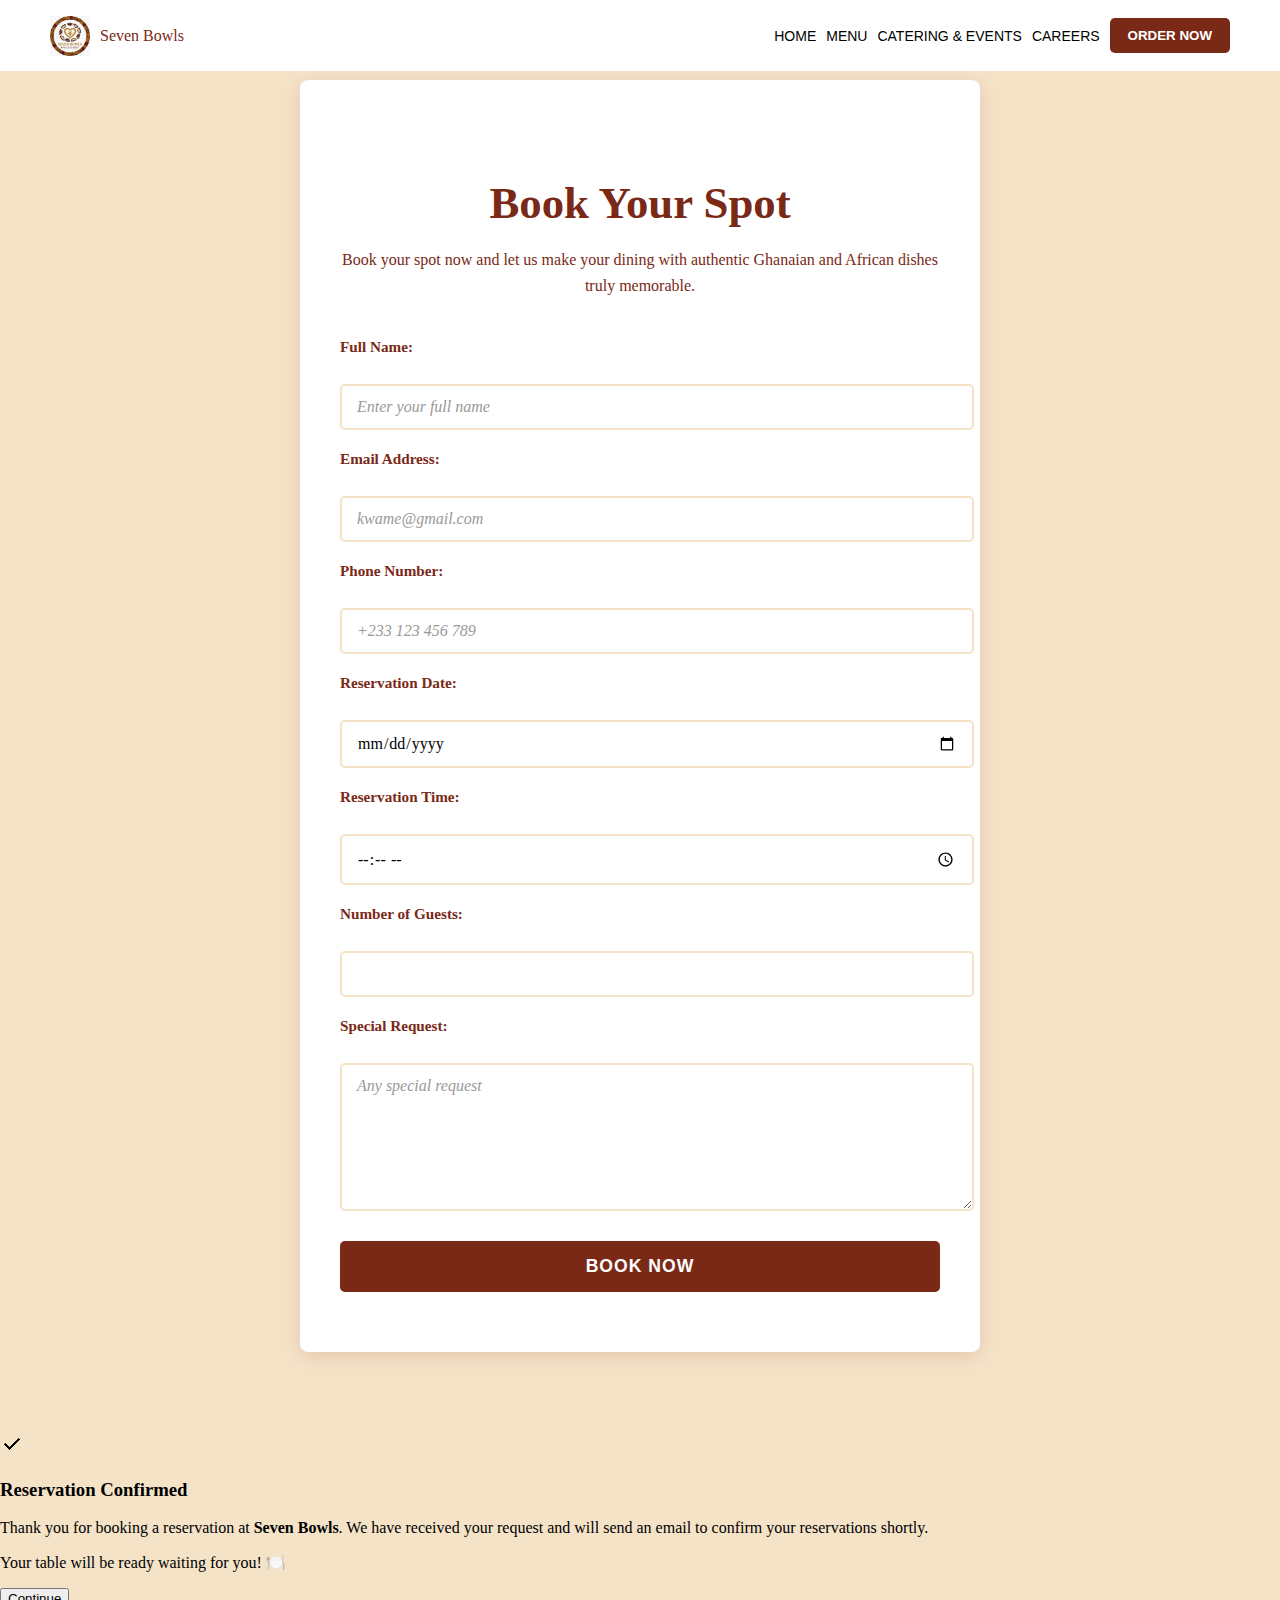
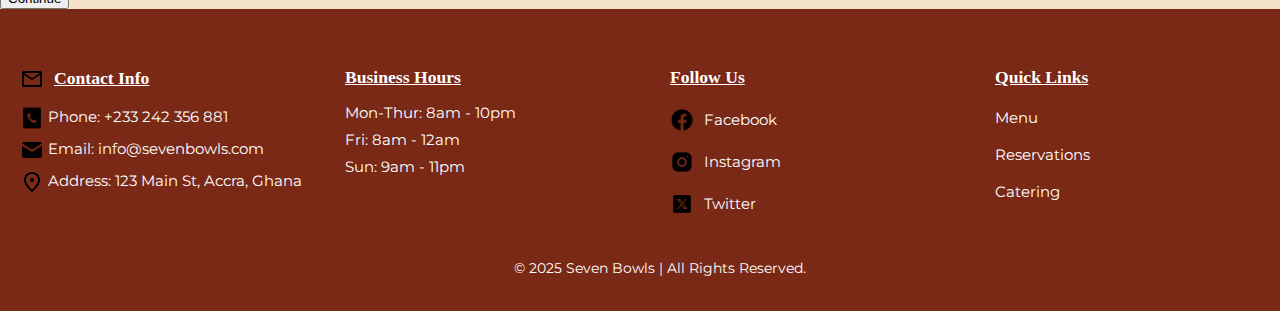
<file: Reservations/index.html>
<!DOCTYPE html>
<html lang="en">
<head>
    <meta charset="UTF-8">
    <meta name="viewport" content="width=device-width, initial-scale=1.0">
    <title>Reservations</title>
    <link rel="preconnect" href="https://fonts.googleapis.com">
    <link rel="preconnect" href="https://fonts.gstatic.com" crossorigin>
    <link href="https://fonts.googleapis.com/css2?family=Permanent+Marker&family=Montserrat:wght@400;500;600&display=swap" rel="stylesheet">
    <link rel="stylesheet" href="../Reservations/reserve.css">
</head>

<body style="background-color: #F5E3C8;">
    
    
    <header class="main-header">
        
        <div class="logo-container">
            <img src="../HeroSection/Pictures/logo/loogoo.png" alt="Website Logo" class="logo">
            <p class="custom-font">Seven Bowls <br> </p>
        </div>
  

  <nav class="main-nav" autocomplete="off"> 
     <a href="../index.html">HOME</a>
     <a href="../Menu/Index/menu.html">MENU</a>
     <a href="../C_E/cat.html">CATERING & EVENTS</a>
     <a href="../Career/career.html">CAREERS</a>
      <button class="btn"> ORDER NOW </button>
  </nav>

</header>

<section class="form">
    <h2 class="custom-font" style="font-size: 2.8rem; line-height: 1.2; text-transform: capitalize;" >
        Book Your Spot
    </h2>

    <p>
        Book your spot now and let us make your dining with authentic Ghanaian and African dishes truly memorable.
    </p>

    <form action="" method="post">
        <label for="name">Full Name:</label>
        <input type="text" id="name" name="name" required placeholder="Enter your full name">

        <label for="email">Email Address:</label>
        <input type="email" id="email" name="email" required placeholder="kwame@gmail.com">

        <label for="phone">Phone Number:</label>
        <input type="tel" id="phone" name="phone" required placeholder="+233 123 456 789 ">

        <label for="date">Reservation Date:</label>
        <input type="date" id="date" name="date" required placeholder="dd/mm/yy">

        <label for="time">Reservation Time:</label>
        <input type="time" id="time" name="time" required placeholder="17:30">

        <label for="guests">Number of Guests:</label>
        <input type="number" id="guests" name="guests" min="1" required>

        <label for="request">Special Request:</label>
        <textarea name="request" id="request" placeholder="Any special request"></textarea>
        <button type="submit" class="submit-btn">Book Now</button>
    </form>
</section>

<div id="successMessage" class="success-Message hidden">
    <div class="success-content">
        <div class="success-icon">
            <img src="../Reservations/check_24dp_000000_FILL0_wght400_GRAD0_opsz24.png" alt="check">
        </div>
        <h3>Reservation Confirmed</h3>
        <p>Thank you for booking a reservation at <strong>Seven Bowls</strong>. 
            We have received your request and will send an email to confirm your reservations shortly.
        </p>
        <p class="success-note">
            Your table will be ready waiting for you! 🍽️
        </p>
        <button class="success-btn" onclick="closeSuccessMessage()">
            Continue
        </button>
    </div>
</div>



<footer class="main-footer">
    <div class="footer-container">
        <!-- Contact Info -->
        <div class="footer-column">
            <h3>
                <img src="../HeroSection/Pictures/icons/contact.png" alt="contact-info" class="contact-icon">
                <span><U>Contact Info</U></span>
            </h3>

            <p>
                <img src="../HeroSection/Pictures/icons/icons8-phone-squared-30.png" alt="phone" class="contact-icon">
                <span>Phone: +233 242 356 881</span>
            </p>

             <p>
                <img src="../HeroSection/Pictures/icons/icons8-mail-24.png" alt="phone" class="contact-icon">
                <span>Email: info@sevenbowls.com</span>
            </p>

             <p>
                <img src="../HeroSection/Pictures/icons/address.png" alt="phone" class="contact-icon">
                <span>Address: 123 Main St, Accra, Ghana</span>
            </p>
        </div>

        <!-- Business Hours -->
        <div class="footer-column">
            <h3><u>Business Hours</u></h3>
            <p>Mon-Thur: 8am - 10pm</p>
            <p>Fri: 8am - 12am</p>
            <p>Sun: 9am - 11pm</p>
        </div>

        <!-- Social Media -->
        <!-- Social Media -->
       <div class="footer-column">
            <h3 style="text-align: center;"><u>Follow Us</u></h3>
            <p>
                <a href="#">
                    <img src="../HeroSection/Pictures/icons/icons8-facebook-50.png" alt="Facebook" class="social-icon">
                    <span>Facebook</span>
                </a>
            </p>
            <p>
                <a href="#">
                    <img src="../HeroSection/Pictures/icons/icons8-instagram-30.png" alt="Instagram" class="social-icon">
                    <span>Instagram</span>
                </a>
            </p>
            <p>
                <a href="#">
                    <img src="../HeroSection/Pictures/icons/icons8-twitter-30.png" alt="Twitter" class="social-icon">
                    <span>Twitter</span>
                </a>
            </p>
        </div>


        <!-- Quick Links -->
        <div class="footer-column">
            <h3><u>Quick Links</u></h3>
            <p><a href="../Menu/Index/menu.html">Menu</a></p>
            <p><a href="../Reservations/index.html">Reservations</a></p>
            <p><a href="../C_E/cat.html">Catering</a></p>
        </div>
    </div>

    <div class="footer-bottom">
        <p>&copy; 2025 Seven Bowls | All Rights Reserved.</p>
    </div>
</footer>
    
</body>
</html>
</file>
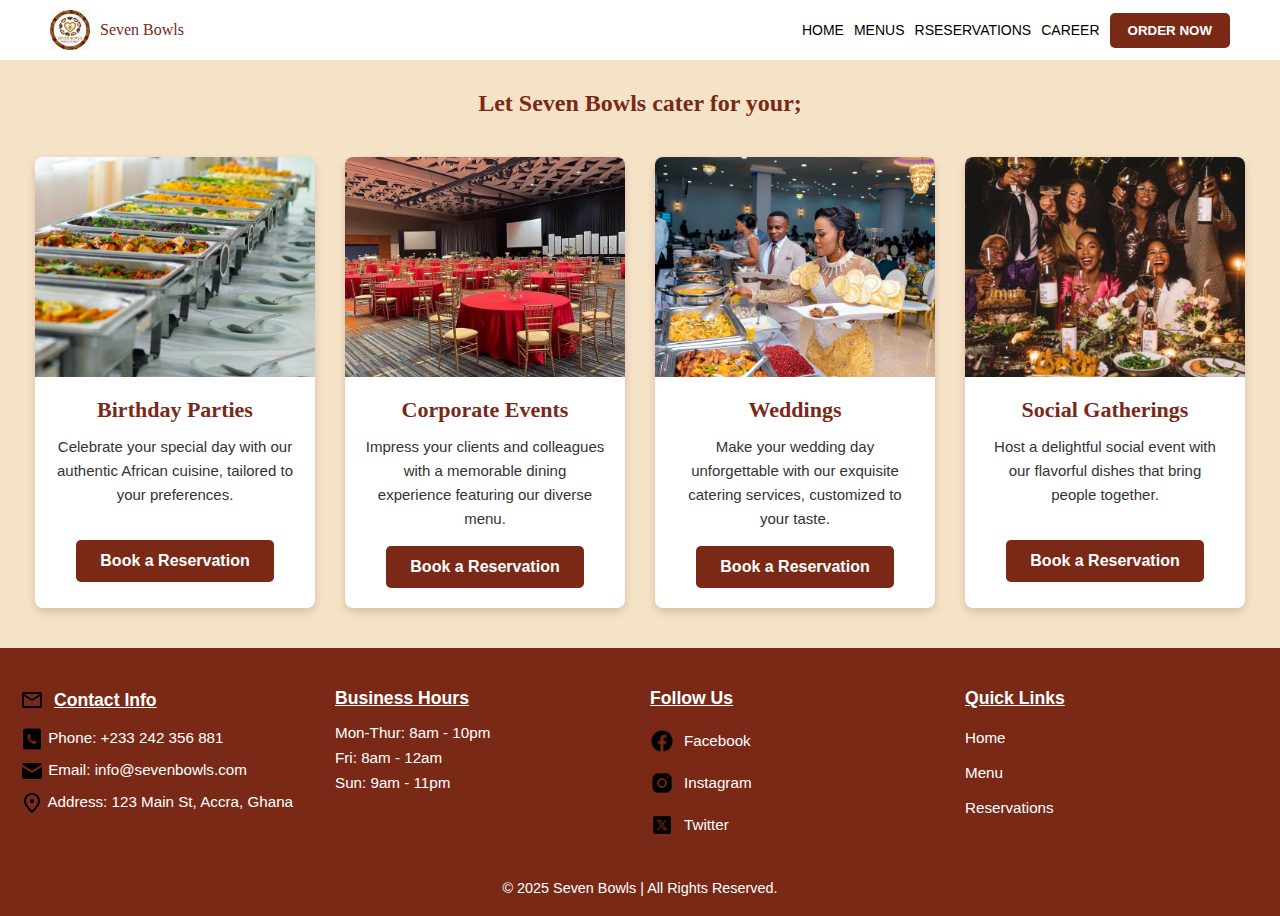
<file: C_E/cat.html>
<!DOCTYPE html>
<html lang="en">
<head>
    <meta charset="UTF-8">
    <meta name="viewport" content="width=device-width, initial-scale=1.0">
    <title>Seven Bowls|Career</title>
    <link rel="stylesheet" href="./cat.css">
</head>

<body style="background-color:  #F5E3C8;">

     <header class="main-header">
        <div class="logo-container">
            <img src="../HeroSection/Pictures/logo/loogoo.png" alt="Website Logo" class="logo">
            <p class="custom-font">Seven Bowls <br> </p>
        </div>
        
       

  <nav class="main-nav" autocomplete="off"> 
     <a href="../index.html">HOME</a>
     <a href="../Menu/Index/menu.html">MENUS</a>
     <a href="../Reservations/index.html">RSESERVATIONS</a>
     <a href="../Career/career.html">CAREER</a>
     <a href="../Menu/Index/menu.html">
      <button class="btn"> ORDER NOW </button>
      </a>
  </nav>
</header>

<br>
<br>
<br>
<br>
<br>


<h2 style="text-align: center; color: #7A2917; font-family: 'Permanent Marker', cursive;">Let Seven Bowls cater for your;</h2>

<div class="column">
    <div class="card">
        <img src="../C_E/Pictures/Birthday.jpg" alt="Birthday Parties" style="width:100%">
        <div class="container">
            <h4><b>Birthday Parties</b></h4>
            <p>Celebrate your special day with our authentic African cuisine, tailored to your preferences.</p>
            <br>
            <a href="../Reservations/index.html">
                <button class="reservation-btn">Book a Reservation</button>
            </a>
        </div>
    </div>

    <div class="card">
        <img src="../C_E/Pictures/Corporate.jpg" alt="Corporate Events" style="width:100%">
        <div class="container">
            <h4><b>Corporate Events</b></h4>
            <p>Impress your clients and colleagues with a memorable dining experience featuring our diverse menu.</p>
            <a href="../Reservations/index.html">
                <button class="reservation-btn">Book a Reservation</button>
            </a>
        </div>
    </div>

    <div class="card">
        <img src="../C_E/Pictures/weddings.jpg" alt="Weddings" style="width:100%">
        <div class="container">
            <h4><b>Weddings</b></h4>
            <p>Make your wedding day unforgettable with our exquisite catering services, customized to your taste.</p>
            <a href="../Reservations/index.html">
                <button class="reservation-btn">Book a Reservation</button>
            </a>
        </div>
    </div>

    <div class="card">
        <img src="../C_E/Pictures/social.jpg" alt="Social Gatherings" style="width:100%">
        <div class="container">
            <h4><b>Social Gatherings</b></h4>
            <p>Host a delightful social event with our flavorful dishes that bring people together.</p>
            <br>
            <a href="../Reservations/index.html">
                <button class="reservation-btn">Book a Reservation</button>
            </a>
        </div>
    </div>
</div>

    <footer class="main-footer">
    <div class="footer-container">
        <!-- Contact Info -->
        <div class="footer-column">
            <h3>
                <img src="../HeroSection/Pictures/icons/contact.png" alt="contact-info" class="contact-icon">
                <span><U>Contact Info</U></span>
            </h3>

            <p>
                <img src="../HeroSection/Pictures/icons/icons8-phone-squared-30.png" alt="phone" class="contact-icon">
                <span>Phone: +233 242 356 881</span>
            </p>

             <p>
                <img src="../HeroSection/Pictures/icons/icons8-mail-24.png" alt="phone" class="contact-icon">
                <span>Email: info@sevenbowls.com</span>
            </p>

             <p>
                <img src="../HeroSection/Pictures/icons/address.png" alt="phone" class="contact-icon">
                <span>Address: 123 Main St, Accra, Ghana</span>
            </p>
        </div>

        <!-- Business Hours -->
        <div class="footer-column">
            <h3><u>Business Hours</u></h3>
            <p>Mon-Thur: 8am - 10pm</p>
            <p>Fri: 8am - 12am</p>
            <p>Sun: 9am - 11pm</p>
        </div>

        <!-- Social Media -->
        <!-- Social Media -->
       <div class="footer-column">
            <h3 style="text-align: center;"><u>Follow Us</u></h3>
            <p>
                <a href="#">
                    <img src="../HeroSection/Pictures/icons/icons8-facebook-50.png" alt="Facebook" class="social-icon">
                    <span>Facebook</span>
                </a>
            </p>
            <p>
                <a href="#">
                    <img src="../HeroSection/Pictures/icons/icons8-instagram-30.png" alt="Instagram" class="social-icon">
                    <span>Instagram</span>
                </a>
            </p>
            <p>
                <a href="#">
                    <img src="../HeroSection/Pictures/icons/icons8-twitter-30.png" alt="Twitter" class="social-icon">
                    <span>Twitter</span>
                </a>
            </p>
        </div>

       




        <!-- Quick Links -->
        <div class="footer-column">
            <h3><u>Quick Links</u></h3>
             <p><a href="../index.html">Home</a></p>
            <p><a href="../Menu/Index/menu.html">Menu</a></p>
            <p><a href="../Reservations/index.html">Reservations</a></p>
        </div>
    </div>

    <div class="footer-bottom">
        <p>&copy; 2025 Seven Bowls | All Rights Reserved.</p>
    </div>
</footer>
</file>
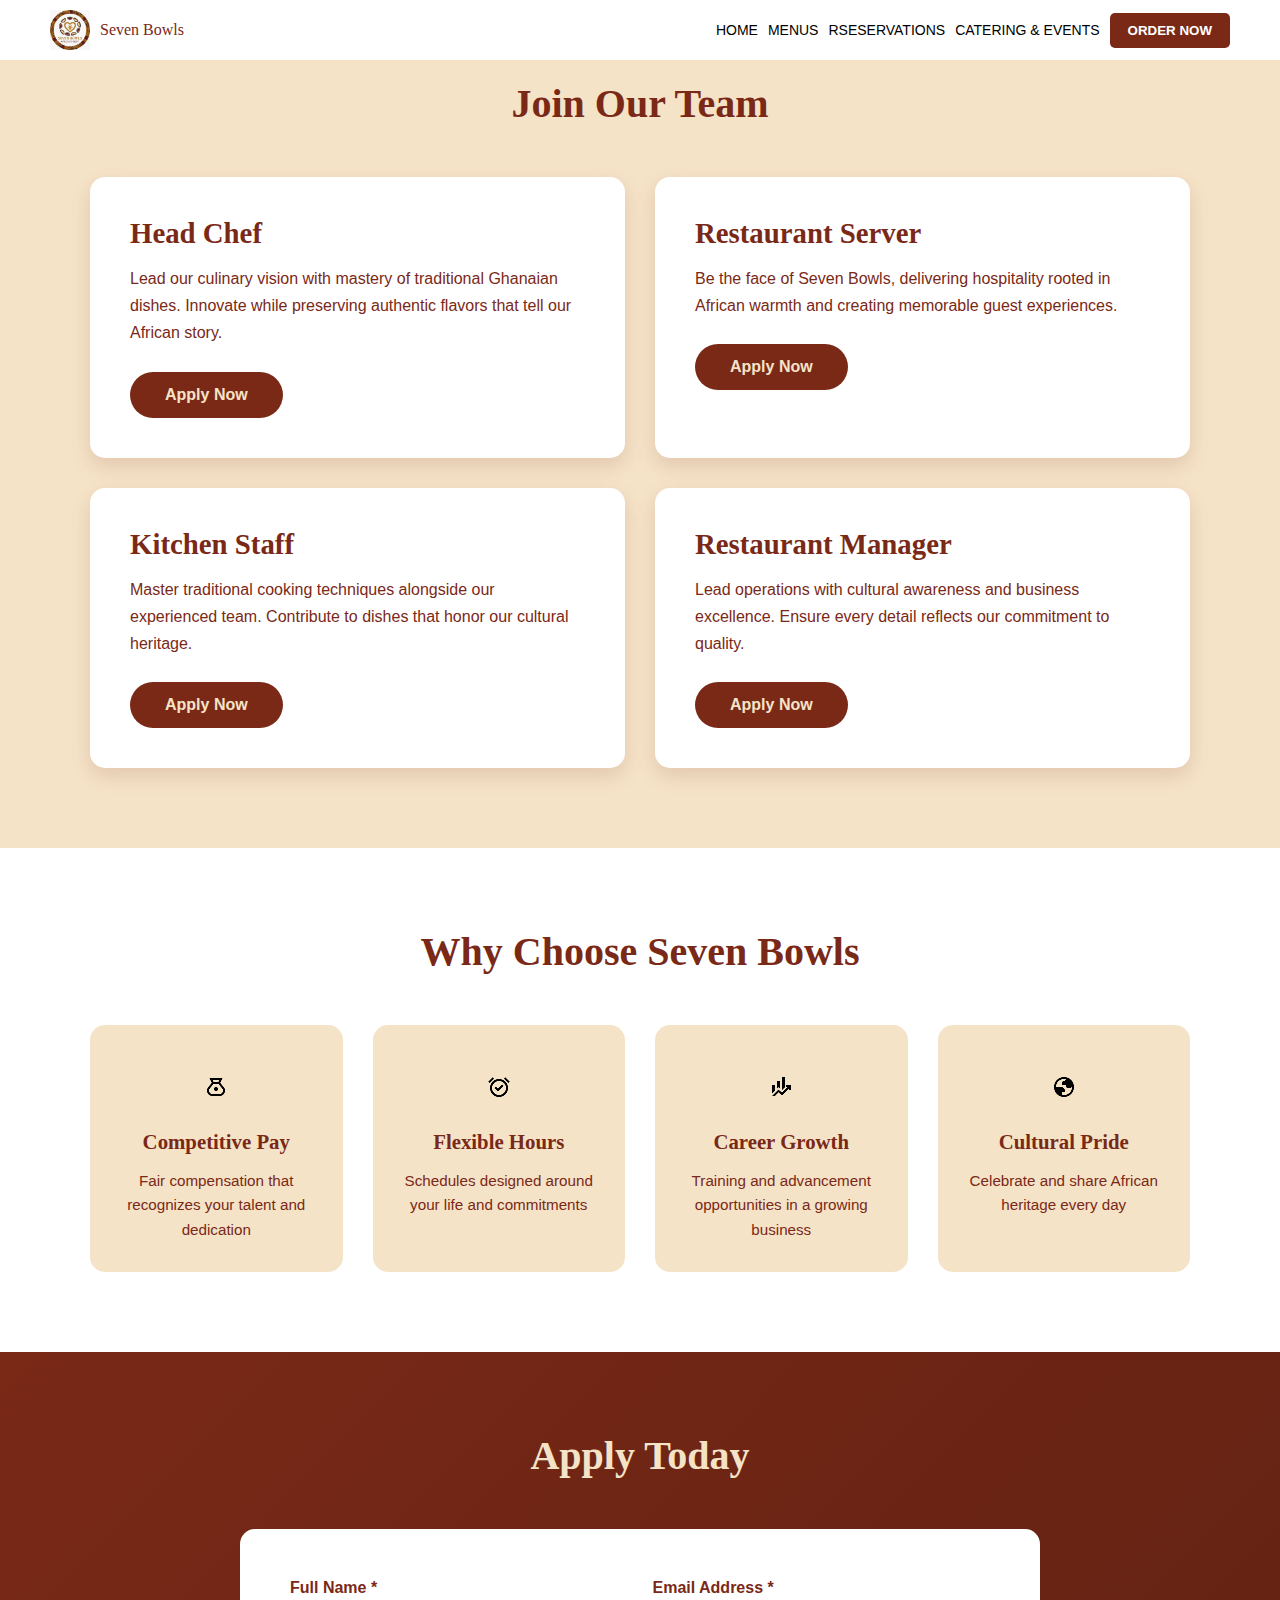
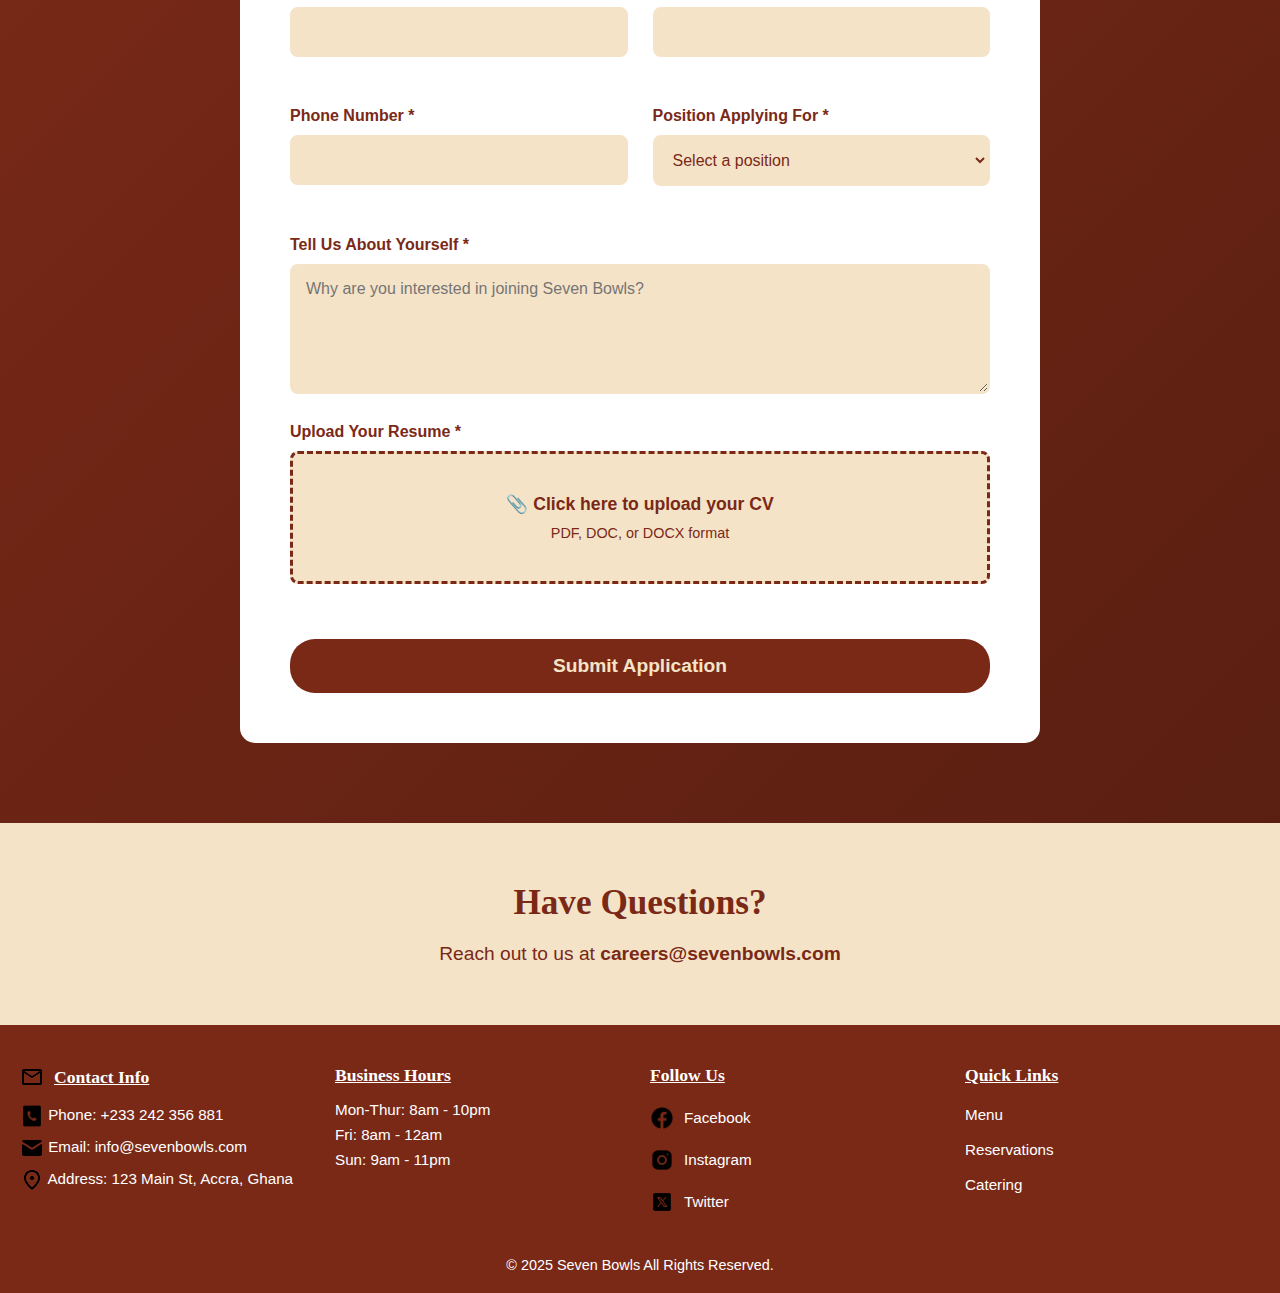
<file: Career/career.html>
<!DOCTYPE html>
<html lang="en">
<head>
    <meta charset="UTF-8">
    <meta name="viewport" content="width=device-width, initial-scale=1.0">
    <title>Seven Bowls|Career</title>
    <link rel="stylesheet" href="./career.css">
    
</head>

<body style="background-color:  #F5E3C8;">
    

     <header class="main-header">
        <div class="logo-container">
            <img src="../HeroSection/Pictures/logo/loogoo.png" alt="Website Logo" class="logo">
            <p class="custom-font">Seven Bowls <br> </p>
        </div>
        
       

  <nav class="main-nav" autocomplete="off"> 
     <a href="../index.html">HOME</a>
     <a href="../Menu/Index/menu.html">MENUS</a>
     <a href="../Reservations/index.html">RSESERVATIONS</a>
     <a href="../C_E/cat.html">CATERING & EVENTS</a>
      <button class="btn"> ORDER NOW </button>
  </nav>
</header>
    


    <div class="positions-section">
        <h2 style="text-align: center; color: #7A2917; font-family: 'Permanent Marker', cursive;">Join Our Team</h2>
        <div class="positions-container">
            <div class="position-box">
                <h3>Head Chef</h3>
                <p>Lead our culinary vision with mastery of traditional Ghanaian dishes. Innovate while preserving authentic flavors that tell our African story.</p>
                <button class="apply-btn" onclick="document.getElementById('apply-form').scrollIntoView({behavior: 'smooth'})">Apply Now</button>
            </div>
            <div class="position-box">
                <h3>Restaurant Server</h3>
                <p>Be the face of Seven Bowls, delivering hospitality rooted in African warmth and creating memorable guest experiences.</p>
                <button class="apply-btn" onclick="document.getElementById('apply-form').scrollIntoView({behavior: 'smooth'})">Apply Now</button>
            </div>
            <div class="position-box">
                <h3>Kitchen Staff</h3>
                <p>Master traditional cooking techniques alongside our experienced team. Contribute to dishes that honor our cultural heritage.</p>
                <button class="apply-btn" onclick="document.getElementById('apply-form').scrollIntoView({behavior: 'smooth'})">Apply Now</button>
            </div>
            <div class="position-box">
                <h3>Restaurant Manager</h3>
                <p>Lead operations with cultural awareness and business excellence. Ensure every detail reflects our commitment to quality.</p>
                <button class="apply-btn" onclick="document.getElementById('apply-form').scrollIntoView({behavior: 'smooth'})">Apply Now</button>
            </div>
        </div>
    </div>

    <!-- Benefits Section -->
    <div class="benefits-section">
        <h2>Why Choose Seven Bowls</h2>
        <div class="benefits-container">
            <div class="benefit-box">
                <div class="benefit-icon">
                    <img src="../Career/Icon_career/money_bag_24dp_000000_FILL0_wght400_GRAD0_opsz24.png" alt="money_bag">
                </div>
                <h3>Competitive Pay</h3>
                <p>Fair compensation that recognizes your talent and dedication</p>
            </div>

            <div class="benefit-box">
                <div class="benefit-icon">
                    <img src="../Career/Icon_career/alarm_on_24dp_000000_FILL0_wght400_GRAD0_opsz24.png" alt="alarm">
                </div>
                <h3>Flexible Hours</h3>
                <p>Schedules designed around your life and commitments</p>
            </div>
            <div class="benefit-box">
                <div class="benefit-icon">
                    <img src="../Career/Icon_career/finance_mode_24dp_000000_FILL0_wght400_GRAD0_opsz24.png" alt="finance-moode">
                </div>
                <h3>Career Growth</h3>
                <p>Training and advancement opportunities in a growing business</p>
            </div>
            <div class="benefit-box">
                <div class="benefit-icon">
                    <img src="../Career/Icon_career/globe_24dp_000000_FILL0_wght400_GRAD0_opsz24.png" alt="globe">
                </div>
                <h3>Cultural Pride</h3>
                <p>Celebrate and share African heritage every day</p>
            </div>
        </div>
    </div>

    <!-- Application Form Section -->
    <div class="form-section" id="apply-form">
        <h2>Apply Today</h2>
        <form class="application-form">
            <div class="form-row">
                <div class="form-group">
                    <label for="fullname">Full Name *</label>
                    <input type="text" id="fullname" name="fullname" required>
                </div>
                <div class="form-group">
                    <label for="email">Email Address *</label>
                    <input type="email" id="email" name="email" required>
                </div>
            </div>
            <div class="form-row">
                <div class="form-group">
                    <label for="phone">Phone Number *</label>
                    <input type="tel" id="phone" name="phone" required>
                </div>
                <div class="form-group">
                    <label for="position">Position Applying For *</label>
                    <select id="position" name="position" required>
                        <option value="">Select a position</option>
                        <option value="head-chef">Head Chef</option>
                        <option value="server">Restaurant Server</option>
                        <option value="kitchen-staff">Kitchen Staff</option>
                        <option value="manager">Restaurant Manager</option>
                    </select>
                </div>
            </div>
            <div class="form-group">
                <label for="message">Tell Us About Yourself *</label>
                <textarea id="message" name="message" required placeholder="Why are you interested in joining Seven Bowls?"></textarea>
            </div>
            <div class="form-group">
                <label>Upload Your Resume *</label>
                <div class="file-upload-wrapper" onclick="document.getElementById('cv-file').click()">
                    <input type="file" id="cv-file" name="cv" accept=".pdf,.doc,.docx" required>
                    <p class="file-upload-text">📎 Click here to upload your CV</p>
                    <p style="color: #7A2917; font-size: 0.9em; margin-top: 10px;">PDF, DOC, or DOCX format</p>
                </div>
            </div>
            <button type="submit" class="submit-btn">Submit Application</button>
        </form>
    </div>

    <!-- CTA Section -->
    <div class="cta-section">
        <h2>Have Questions?</h2>
        <p>Reach out to us at <strong>careers@sevenbowls.com</strong></p>
    </div>

    <script>
        document.getElementById('cv-file').addEventListener('change', function(e) {
            const fileName = e.target.files[0]?.name;
            if (fileName) {
                const wrapper = this.parentElement;
                wrapper.innerHTML = `<p class="file-upload-text">✅ ${fileName}</p><p style="color: #7A2917; font-size: 0.9em; margin-top: 10px;">Click to change file</p>`;
            }
        });

        document.querySelector('.application-form').addEventListener('submit', function(e) {
            e.preventDefault();
            alert('Thank you for your application! We will be in touch soon.');
            this.reset();
        });
    </script>
           



    
    



    <footer class="main-footer">
    <div class="footer-container">
        <!-- Contact Info -->
        <div class="footer-column">
            <h3>
                <img src="../HeroSection/Pictures/icons/contact.png" alt="contact-info" class="contact-icon">
                <span><U>Contact Info</U></span>
            </h3>

            <p>
                <img src="../HeroSection/Pictures/icons/icons8-phone-squared-30.png" alt="phone" class="contact-icon">
                <span>Phone: +233 242 356 881</span>
            </p>

             <p>
                <img src="../HeroSection/Pictures/icons/icons8-mail-24.png" alt="phone" class="contact-icon">
                <span>Email: info@sevenbowls.com</span>
            </p>

             <p>
                <img src="../HeroSection/Pictures/icons/address.png" alt="phone" class="contact-icon">
                <span>Address: 123 Main St, Accra, Ghana</span>
            </p>
        </div>

        <!-- Business Hours -->
        <div class="footer-column">
            <h3><u>Business Hours</u></h3>
            <p>Mon-Thur: 8am - 10pm</p>
            <p>Fri: 8am - 12am</p>
            <p>Sun: 9am - 11pm</p>
        </div>

        <!-- Social Media -->
        <!-- Social Media -->
       <div class="footer-column">
            <h3 style="text-align: center;"><u>Follow Us</u></h3>
            <p>
                <a href="#">
                    <img src="../HeroSection/Pictures/icons/icons8-facebook-50.png" alt="Facebook" class="social-icon">
                    <span>Facebook</span>
                </a>
            </p>
            <p>
                <a href="#">
                    <img src="../HeroSection/Pictures/icons/icons8-instagram-30.png" alt="Instagram" class="social-icon">
                    <span>Instagram</span>
                </a>
            </p>
            <p>
                <a href="#">
                    <img src="../HeroSection/Pictures/icons/icons8-twitter-30.png" alt="Twitter" class="social-icon">
                    <span>Twitter</span>
                </a>
            </p>
        </div>

        <!-- ================= ABOUT SECTION (ADDED) ================= -->




        <!-- Quick Links -->
        <div class="footer-column">
            <h3><u>Quick Links</u></h3>
            <p><a href="../Menu/Index/menu.html">Menu</a></p>
            <p><a href="../Reservations/index.html">Reservations</a></p>
            <p><a href="../C_E/cat.html">Catering</a></p>
        </div>
    </div>

    <div class="footer-bottom">
        <p>&copy; 2025 Seven Bowls All Rights Reserved.</p>
    </div>
</footer>
</file>
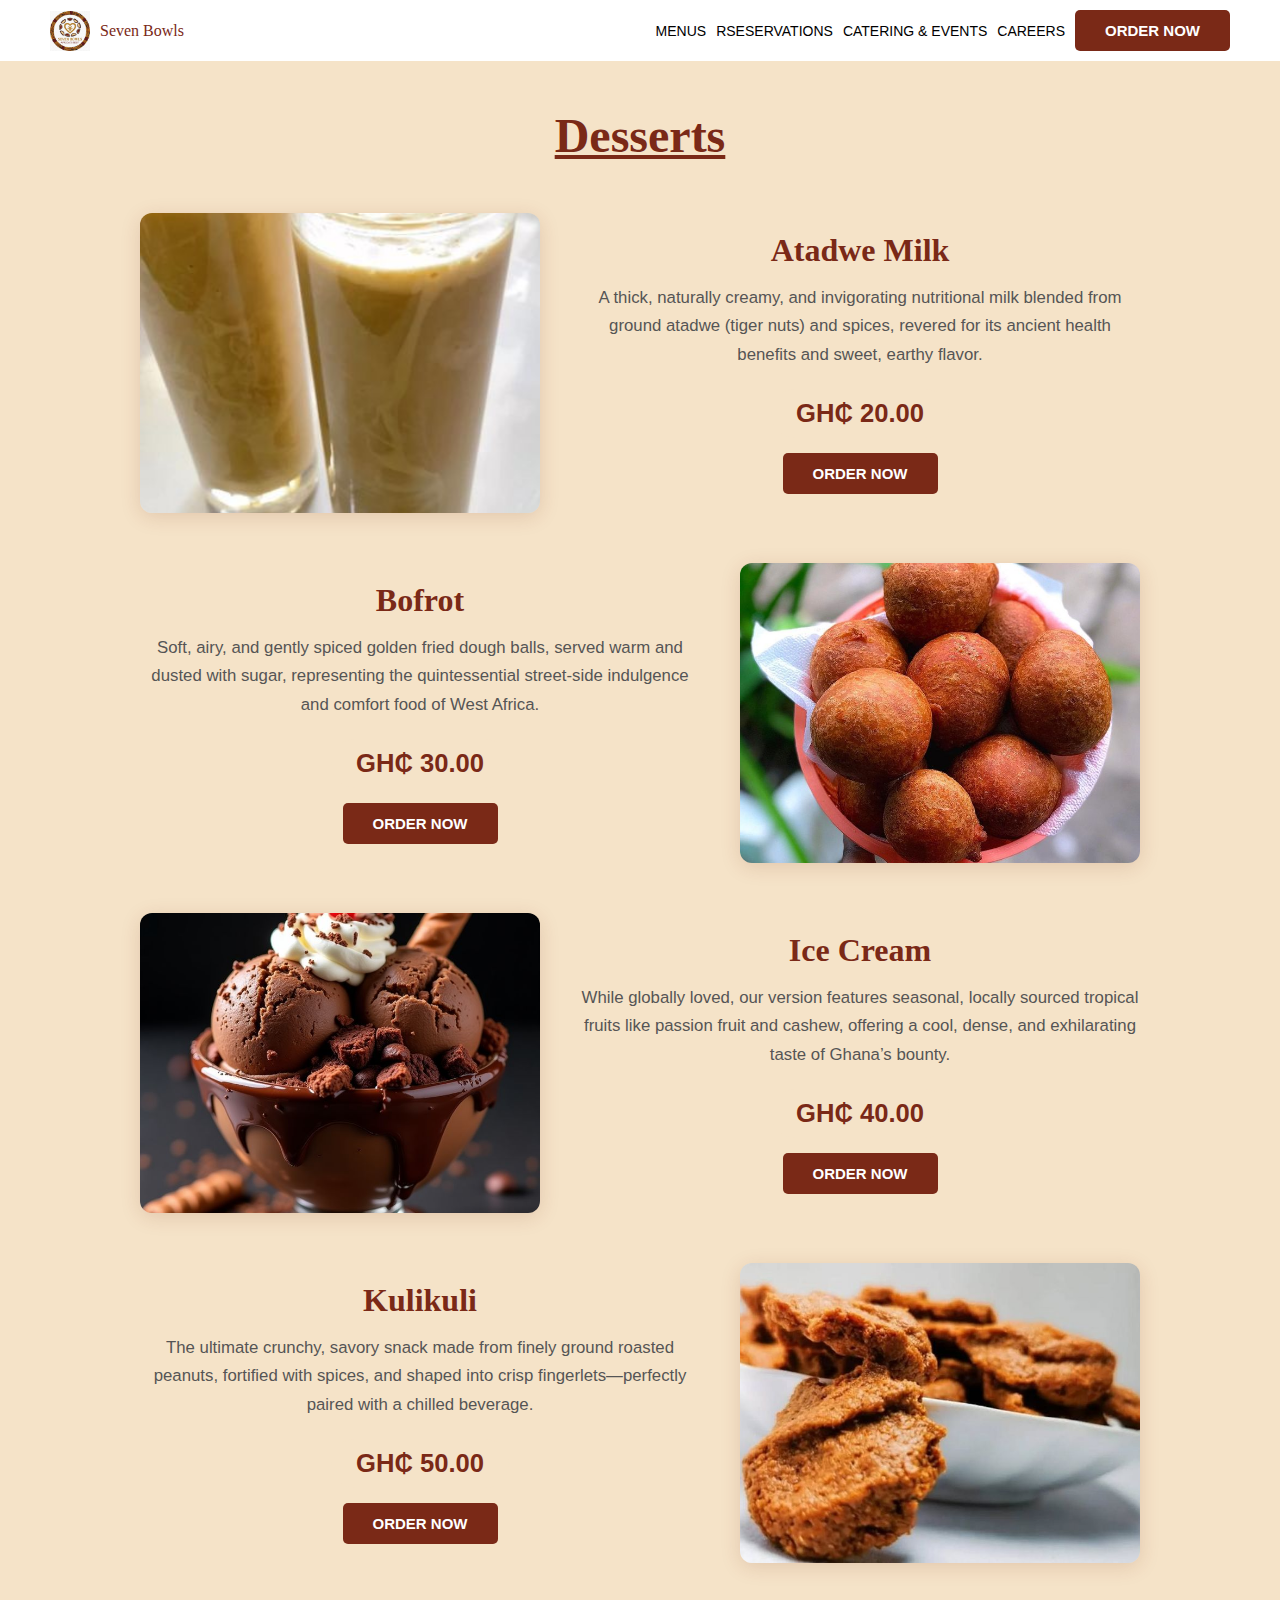
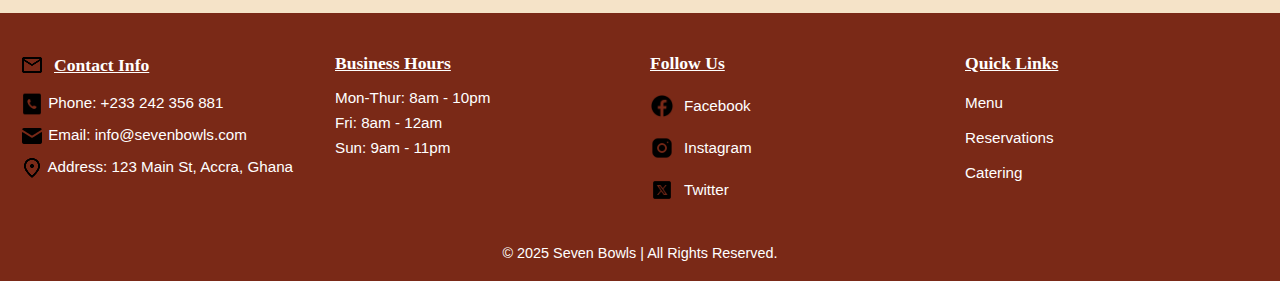
<file: Menu/Desserts/desserts.html>
<!DOCTYPE html>
<html lang="en">
<head>
    <meta charset="UTF-8">
    <meta name="viewport" content="width=device-width, initial-scale=1.0">
    <title>Seven Bowls Menu - Sample 2</title>
    <link rel="stylesheet" href="../../Menu/Desserts/desserts.css">
</head>

<body style="background-color:  #F5E3C8;">

     <header class="main-header">
        <div class="logo-container">
            <img src="../../HeroSection/Pictures/logo/loogoo.png" alt="Website Logo" class="logo">
            <p class="custom-font">Seven Bowls <br> </p>
        </div>
        
       

  <nav class="main-nav" autocomplete="off"> 
     <a href="../../Menu/Index/menu.html">MENUS</a>
     <a href="../../Reservations/index.html">RSESERVATIONS</a>
     <a href="../../C_E/cat.html">CATERING & EVENTS</a>
     <a href="../../Career/career.html">CAREERS</a>
      <button class="o-btn"> ORDER NOW </button>
  </nav>
</header>
    <br>
    <br>
    <br>
    <br>
    <br>
    <br>
    
     
    <section class="menu-section">
        <h2 style="color: #7a2917;"><u>Desserts</u></h2>
      <section class="menu-items">

        
        <div class="menu-item">
            <div class="food-image">
                <img src="../../Menu/Desserts/Pictures/Desserts/atadwe milk.jpeg" alt="atadwe milk">
            </div>
            <div class="food-info">
                <h3>Atadwe Milk</h3>
                <p>A thick, naturally creamy, and invigorating nutritional milk blended from ground atadwe (tiger nuts) and spices, revered for its ancient health benefits and sweet, earthy flavor.</p>
                <span class="price">GH₵ 20.00</span>
                <button class="btn"> ORDER NOW </button>
            </div>
        </div>

        <div class="menu-item reverse">
            <div class="food-image">
                <img src="../../Menu/Desserts/Pictures/Desserts/Bofrot1.jpeg" alt="Bofrot">
            </div>
            <div class="food-info">
                <h3>Bofrot</h3>
                <p>Soft, airy, and gently spiced golden fried dough balls, served warm and dusted with sugar, representing the quintessential street-side indulgence and comfort food of West Africa.</p>
                <span class="price">GH₵ 30.00</span>
                <button class="btn"> ORDER NOW </button>
            </div>
        </div>

        <div class="menu-item">
            <div class="food-image">
                <img src="../../Menu/Desserts/Pictures/Desserts/Ice_cream.jpeg" alt="meat_pie">
            </div>
            <div class="food-info">
                <h3>Ice Cream</h3>
                <p>While globally loved, our version features seasonal, locally sourced tropical fruits like passion fruit and cashew, offering a cool, dense, and exhilarating taste of Ghana’s bounty.</p>
                <span class="price">GH₵ 40.00</span>
                <button class="btn"> ORDER NOW </button>
            </div>
        </div>

        <div class="menu-item reverse">
            <div class="food-image">
                <img src="../../Menu/Desserts/Pictures/Desserts/Kulikuli.jpeg" alt="Kulikuli">
            </div>
            <div class="food-info">
                <h3>Kulikuli</h3>
                <p>The ultimate crunchy, savory snack made from finely ground roasted peanuts, fortified with spices, and shaped into crisp fingerlets—perfectly paired with a chilled beverage.</p>
                <span class="price">GH₵ 50.00</span>
                <button class="btn"> ORDER NOW </button>
            </div>
        </div>
        
        </section>
    </section>

       
<footer class="main-footer">
    <div class="footer-container">
        <!-- Contact Info -->
        <div class="footer-column">
            <h3>
                <img src="../../HeroSection/Pictures/icons/contact.png" alt="contact-info" class="contact-icon">
                <span><U>Contact Info</U></span>
            </h3>

            <p>
                <img src="../../HeroSection/Pictures/icons/icons8-phone-squared-30.png" alt="phone" class="contact-icon">
                <span>Phone: +233 242 356 881</span>
            </p>

             <p>
                <img src="../../HeroSection/Pictures/icons/icons8-mail-24.png" alt="phone" class="contact-icon">
                <span>Email: info@sevenbowls.com</span>
            </p>

             <p>
                <img src="../../HeroSection/Pictures/icons/address.png" alt="phone" class="contact-icon">
                <span>Address: 123 Main St, Accra, Ghana</span>
            </p>
        </div>

        <!-- Business Hours -->
        <div class="footer-column">
            <h3><u>Business Hours</u></h3>
            <p>Mon-Thur: 8am - 10pm</p>
            <p>Fri: 8am - 12am</p>
            <p>Sun: 9am - 11pm</p>
        </div>

        <!-- Social Media -->
        <!-- Social Media -->
       <div class="footer-column">
            <h3 style="text-align: center;"><u>Follow Us</u></h3>
            <p>
                <a href="#">
                    <img src="../../HeroSection/Pictures/icons/icons8-facebook-50.png" alt="Facebook" class="social-icon">
                    <span>Facebook</span>
                </a>
            </p>
            <p>
                <a href="#">
                    <img src="../../HeroSection/Pictures/icons/icons8-instagram-30.png" alt="Instagram" class="social-icon">
                    <span>Instagram</span>
                </a>
            </p>
            <p>
                <a href="#">
                    <img src="../../HeroSection/Pictures/icons/icons8-twitter-30.png" alt="Twitter" class="social-icon">
                    <span>Twitter</span>
                </a>
            </p>
        </div>

        <!-- ================= ABOUT SECTION (ADDED) ================= -->




        <!-- Quick Links -->
        <div class="footer-column">
            <h3><u>Quick Links</u></h3>
            <p><a href="../../Menu/Index/menu.html">Menu</a></p>
            <p><a href="../../Reservations/index.html">Reservations</a></p>
            <p><a href="../../C_E/cat.html">Catering</a></p>
        </div>
    </div>

    <div class="footer-bottom">
        <p>&copy; 2025 Seven Bowls | All Rights Reserved.</p>
    </div>
</footer>
</body>
</html>
</file>
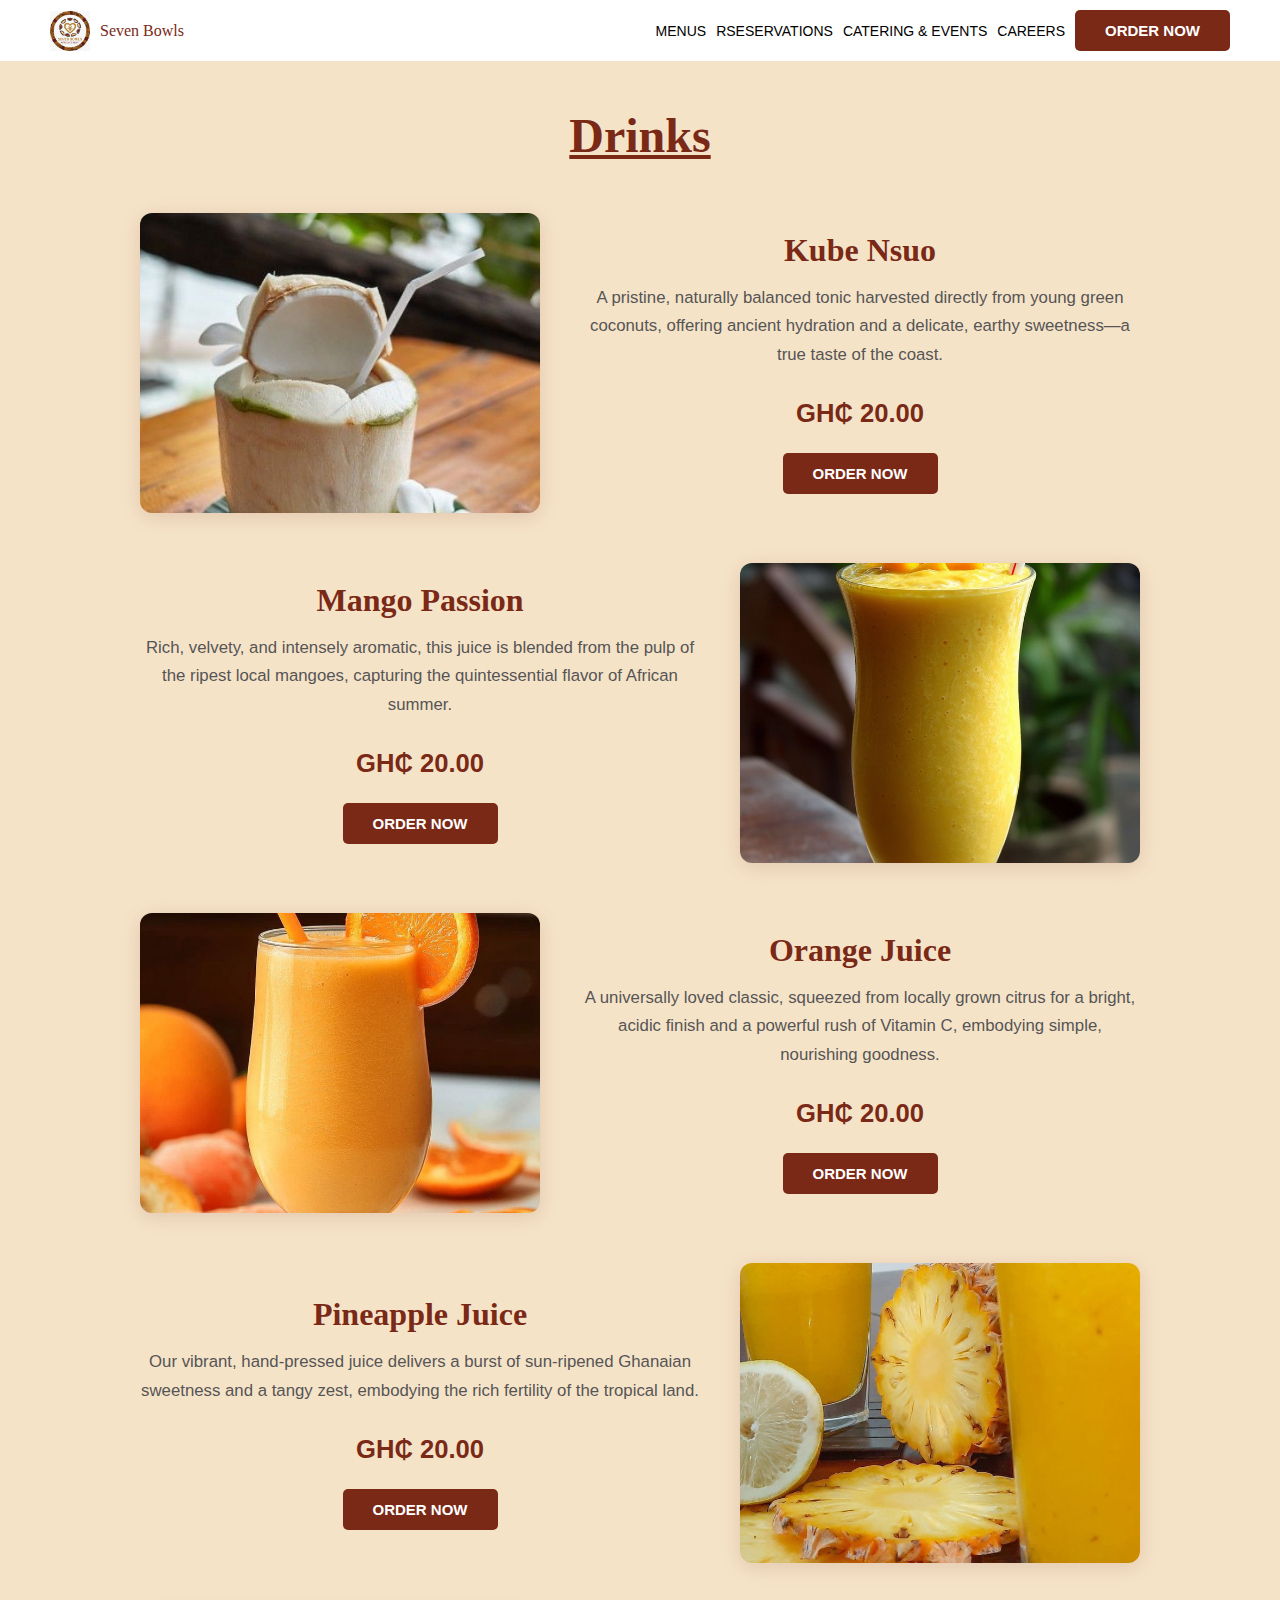
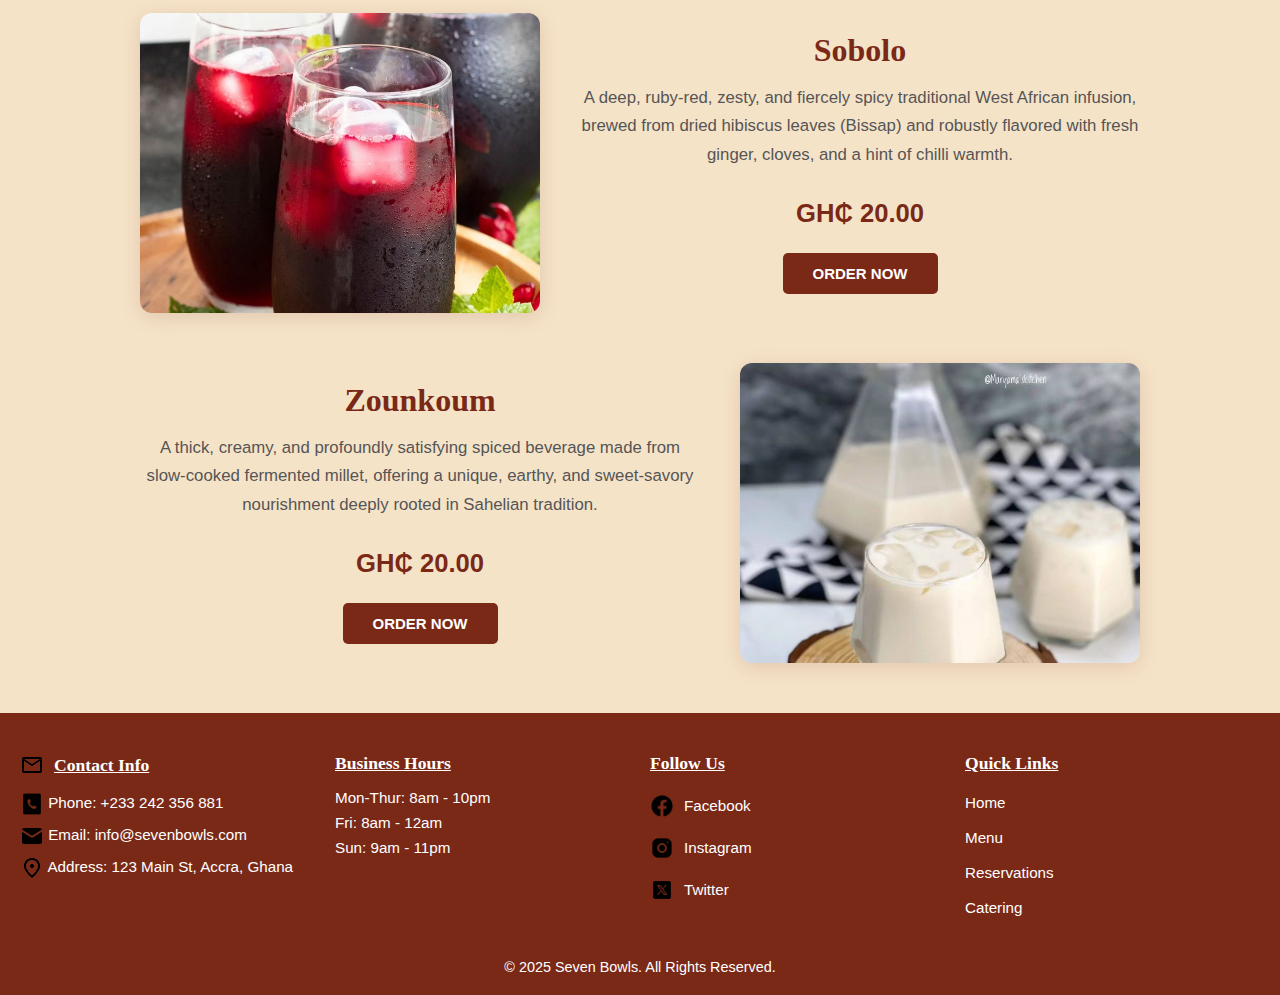
<file: Menu/Drinks/drinks.html>
<!DOCTYPE html>
<html lang="en">
<head>
    <meta charset="UTF-8">
    <meta name="viewport" content="width=device-width, initial-scale=1.0">
    <title>Seven Bowls Menu</title>
    <link rel="stylesheet" href="../../Menu/Drinks/drinks.css">
</head>

<body style="background-color:  #F5E3C8;">

     <header class="main-header">
        <div class="logo-container">
            <img src="../../HeroSection/Pictures/logo/loogoo.png" alt="Website Logo" class="logo">
            <p class="custom-font">Seven Bowls <br> </p>
        </div>
        
       

  <nav class="main-nav" autocomplete="off"> 
     <a href="../../Menu/Index/menu.html">MENUS</a>
     <a href="../../Reservations/index.html">RSESERVATIONS</a>
     <a href="../../C_E/cat.html">CATERING & EVENTS</a>
     <a href="../../Career/career.html">CAREERS</a>
      <button class="o-btn"> ORDER NOW </button>
  </nav>
</header>
    <br>
    <br>
    <br>
    <br>
    <br>
    <br>
    
     
    <section class="menu-section">
        <h2 style="color: #7a2917;"><u>Drinks</u></h2>
      <section class="menu-items">

        
        <div class="menu-item">
            <div class="food-image">
                <img src="../../Menu/Drinks/Pictures/Drinks/Kube Nsuo.jpeg" alt="Kube Nsuo">
            </div>
            <div class="food-info">
                <h3>Kube Nsuo</h3>
                <p>A pristine, naturally balanced tonic harvested directly from young green coconuts, offering ancient hydration and a delicate, earthy sweetness—a true taste of the coast.</p>
                <span class="price">GH₵ 20.00</span>
                <button class="btn">ORDER NOW</button>
            </div>
        </div>

        <div class="menu-item reverse">
            <div class="food-image">
                <img src="../../Menu/Drinks/Pictures/Drinks/mango_passion.jpeg" alt="mango_passion">
            </div>
            <div class="food-info">
                <h3>Mango Passion</h3>
                <p>Rich, velvety, and intensely aromatic, this juice is blended from the pulp of the ripest local mangoes, capturing the quintessential flavor of African summer.</p>
                <span class="price">GH₵ 20.00</span>
                <button class="btn">ORDER NOW</button>
            </div>
        </div>

        <div class="menu-item">
            <div class="food-image">
                <img src="../../Menu/Drinks/Pictures/Drinks/orange_juice.jpeg" alt="orange_juice">
            </div>
            <div class="food-info">
                <h3>Orange Juice</h3>
                <p>A universally loved classic, squeezed from locally grown citrus for a bright, acidic finish and a powerful rush of Vitamin C, embodying simple, nourishing goodness.</p>
                <span class="price">GH₵ 20.00</span>
                <button class="btn">ORDER NOW</button>
            </div>
        </div>

        <div class="menu-item reverse">
            <div class="food-image">
                <img src="../../Menu/Drinks/Pictures/Drinks/Pineapple_juice.jpeg" alt="Pineapple_juice">
            </div>
            <div class="food-info">
                <h3>Pineapple Juice</h3>
                <p>Our vibrant, hand-pressed juice delivers a burst of sun-ripened Ghanaian sweetness and a tangy zest, embodying the rich fertility of the tropical land.</p>
                <span class="price">GH₵ 20.00</span>
                <button class="btn">ORDER NOW</button>
            </div>
        </div>

        <div class="menu-item">
            <div class="food-image">
                <img src="../../Menu/Drinks/Pictures/Drinks/sobolo1.jpeg" alt="sobolo1">
            </div>
            <div class="food-info">
                <h3>Sobolo</h3>
                <p>A deep, ruby-red, zesty, and fiercely spicy traditional West African infusion, brewed from dried hibiscus leaves (Bissap) and robustly flavored with fresh ginger, cloves, and a hint of chilli warmth.</p>
                <span class="price">GH₵ 20.00</span>
                <button class="btn">ORDER NOW</button>
            </div>
        </div>

        <div class="menu-item reverse">
            <div class="food-image">
                <img src="../../Menu/Drinks/Pictures/Drinks/Zounkoum.jpeg" alt="Zounkoum">
            </div>
            <div class="food-info">
                <h3>Zounkoum</h3>
                <p>A thick, creamy, and profoundly satisfying spiced beverage made from slow-cooked fermented millet, offering a unique, earthy, and sweet-savory nourishment deeply rooted in Sahelian tradition.</p>
                <span class="price">GH₵ 20.00</span>
                <button class="btn">ORDER NOW</button>
            </div>
        </div>
        
        </section>
    </section>

       
<footer class="main-footer">
    <div class="footer-container">
        <!-- Contact Info -->
        <div class="footer-column">
            <h3>
                <img src="../../HeroSection/Pictures/icons/contact.png" alt="contact-info" class="contact-icon">
                <span><U>Contact Info</U></span>
            </h3>

            <p>
                <img src="../../HeroSection/Pictures/icons/icons8-phone-squared-30.png" alt="phone" class="contact-icon">
                <span>Phone: +233 242 356 881</span>
            </p>

             <p>
                <img src="../../HeroSection/Pictures/icons/icons8-mail-24.png" alt="phone" class="contact-icon">
                <span>Email: info@sevenbowls.com</span>
            </p>

             <p>
                <img src="../../HeroSection/Pictures/icons/address.png" alt="phone" class="contact-icon">
                <span>Address: 123 Main St, Accra, Ghana</span>
            </p>
        </div>

        <!-- Business Hours -->
        <div class="footer-column">
            <h3><u>Business Hours</u></h3>
            <p>Mon-Thur: 8am - 10pm</p>
            <p>Fri: 8am - 12am</p>
            <p>Sun: 9am - 11pm</p>
        </div>

        <!-- Social Media -->
        <!-- Social Media -->
       <div class="footer-column">
            <h3 style="text-align: center;"><u>Follow Us</u></h3>
            <p>
                <a href="#">
                    <img src="../../HeroSection/Pictures/icons/icons8-facebook-50.png" alt="Facebook" class="social-icon">
                    <span>Facebook</span>
                </a>
            </p>
            <p>
                <a href="#">
                    <img src="../../HeroSection/Pictures/icons/icons8-instagram-30.png" alt="Instagram" class="social-icon">
                    <span>Instagram</span>
                </a>
            </p>
            <p>
                <a href="#">
                    <img src="../../HeroSection/Pictures/icons/icons8-twitter-30.png" alt="Twitter" class="social-icon">
                    <span>Twitter</span>
                </a>
            </p>
        </div>

        <!-- ================= ABOUT SECTION (ADDED) ================= -->




        <!-- Quick Links -->
        <div class="footer-column">
            <h3><u>Quick Links</u></h3>
            <p><a href="../../index.html">Home</a></p>
            <p><a href="../../Menu/Index/menu.html">Menu</a></p>
            <p><a href="../../Reservations/index.html">Reservations</a></p>
            <p><a href="../../C_E/cat.html">Catering</a></p>
            
        </div>
    </div>

    <div class="footer-bottom">
        <p>&copy; 2025 Seven Bowls. All Rights Reserved.</p>
    </div>
</footer>
</body>
</html>
</file>
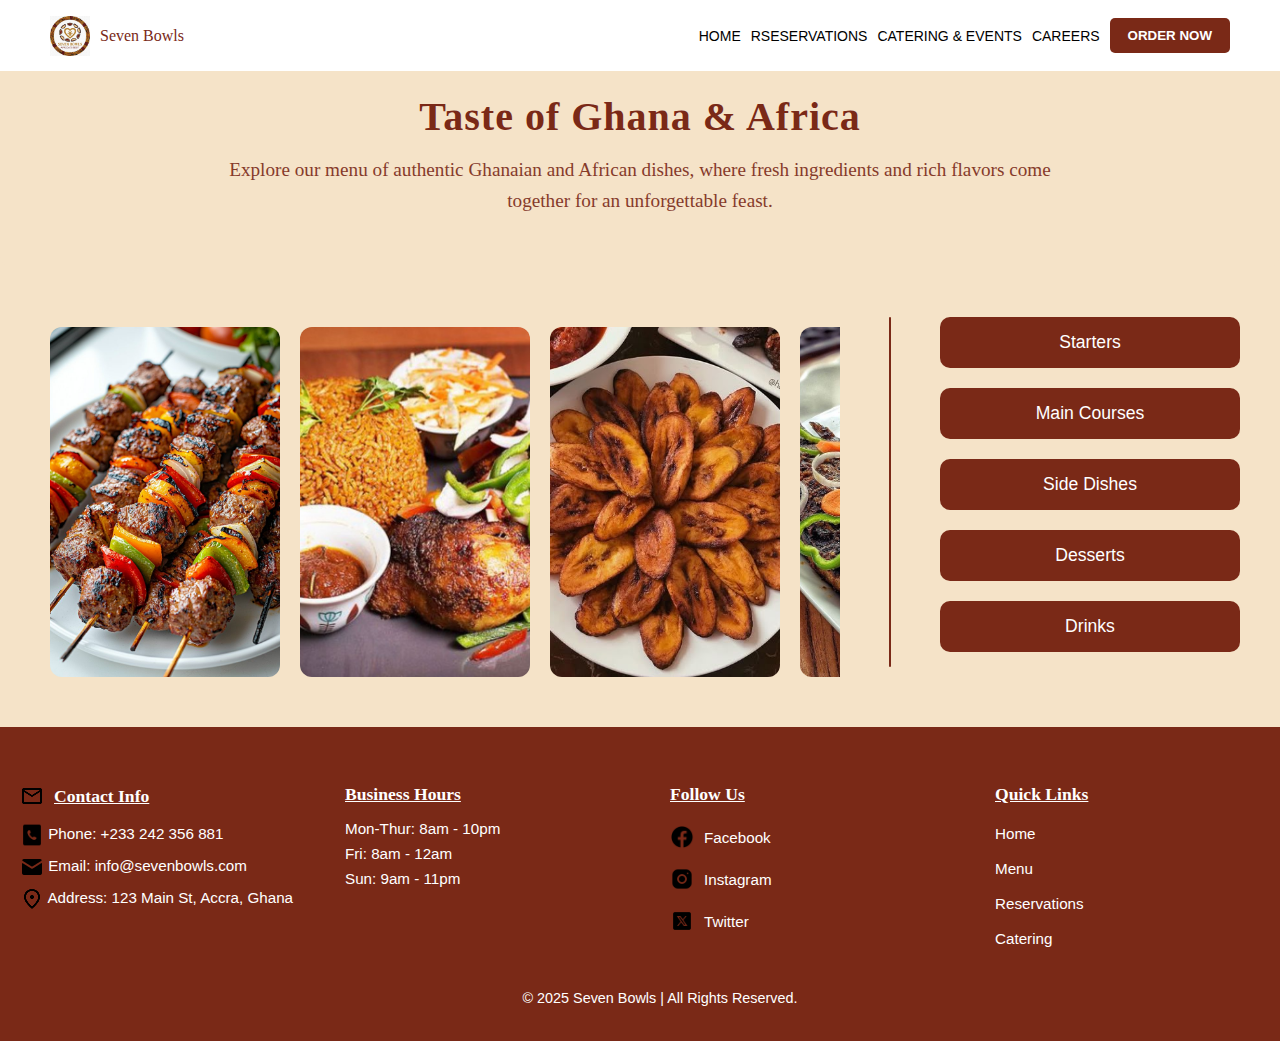
<file: Menu/Index/menu.html>
<!DOCTYPE html>
<html lang="en">
<head>
    <meta charset="UTF-8">
    <meta name="viewport" content="width=device-width, initial-scale=1.0">
    <title>Menu</title>
    <link rel="stylesheet" href="../../Menu/Index/menu.css">
    
</head>

<body style="background-color: #F5E3C8 ;">

    <header class="main-header">
        <div class="logo-container">
            <img src="../../HeroSection/Pictures/logo/loogoo.png" alt="Website Logo" class="logo">
            <p class="custom-font">Seven Bowls <br> </p>
        </div>
        
       

  <nav class="main-nav" autocomplete="off"> 
     <a href="../../index.html">HOME</a>
     <a href="../../Reservations/index.html">RSESERVATIONS</a>
     <a href="../../C_E/cat.html">CATERING & EVENTS</a>
     <a href="../../Career/career.html">CAREERS</a>
      <a href="../../Menu/Index/menu.html">
      <button class="btn"> ORDER NOW </button>
      </a>
  </nav>
</header>
 
     <section class="topic">
            <h2>Taste of Ghana & Africa</h2>
            <p>Explore our menu of authentic Ghanaian and African dishes, where fresh ingredients and rich flavors come together for an unforgettable feast.</p>
        </section>

        <div class="menu-container">

    <section class="slideshow">
        <div class="slide-track">
            <div class="slide">
                <img src="../../Menu/Pictures/Starters/kebab.jpeg" alt="Kebab">
            </div>
            <div class="slide">
                <img src="../../HeroSection/Pictures/Res/Tasty Jollof Rice.jpeg" alt="Jollof Rice">
            </div>
            <div class="slide">
                <img src="../../HeroSection/Pictures/Res/download (1).jpeg" alt="Fried Plantain">
            </div>
            <div class="slide">
                <img src="../../HeroSection/Pictures/Res/Banku served with tilapia and hot pepper sauces (tomato, green pepper, red pepper).jpeg" alt="Banku and Tilapia">
            </div>
            <div class="slide">
                <img src="../../Menu/Pictures/Starters/meat_pie.jpeg" alt="meat_pie">
            </div>
             <div class="slide">
                <img src="../../HeroSection/Pictures/Res/Chicken Tikka Biryani (Restaurant Style).jpeg" alt="Biryani">
            </div>
             <div class="slide">
                <img src="../../Menu/Pictures/Starters/Kelewele.jpeg" alt="Kelewele">
            </div>
             <div class="slide">
                <img src="../../Menu/Desserts/Pictures/Desserts/Bofrot1.jpeg" alt="Bofrot1">
            </div>
            <div class="slide">
                <img src="../../Menu/Pictures/Starters/plantain_chips.jpeg" alt="Plaintain chips">
            </div>
            <div class="slide">
                <img src="../../Menu/main_course/Pictures/Angwamo/Angwamo.jpeg" alt="Angwamo">
            </div>
        </div>
    </section>

    <!-- divider line -->
    <div class="divider"></div>

    <section class="categories">
        <a href="../../Menu/Starter/starter.html">
            <button>Starters</button>
        </a>

        <a href="../../Menu/main_course/main_course.html">
            <button>Main Courses</button>
        </a>

        <a href="../../Menu/Side Dishes/side.html">
            <button>Side Dishes</button>
        </a>

        <a href="../../Menu/Desserts/desserts.html">
            <button>Desserts</button>
        </a>

        <a href="../../Menu/Drinks/drinks.html">
            <button>Drinks</button>
        </a>
    </section>

</div>

    
<footer class="main-footer">
    <div class="footer-container">
        <!-- Contact Info -->
        <div class="footer-column">
            <h3>
                <img src="../../HeroSection/Pictures/icons/contact.png" alt="contact-info" class="contact-icon">
                <span><U>Contact Info</U></span>
            </h3>

            <p>
                <img src="../../HeroSection/Pictures/icons/icons8-phone-squared-30.png" alt="phone" class="contact-icon">
                <span>Phone: +233 242 356 881</span>
            </p>

             <p>
                <img src="../../HeroSection/Pictures/icons/icons8-mail-24.png" alt="phone" class="contact-icon">
                <span>Email: info@sevenbowls.com</span>
            </p>

             <p>
                <img src="../../HeroSection/Pictures/icons/address.png" alt="phone" class="contact-icon">
                <span>Address: 123 Main St, Accra, Ghana</span>
            </p>
        </div>

        <!-- Business Hours -->
        <div class="footer-column">
            <h3><u>Business Hours</u></h3>
            <p>Mon-Thur: 8am - 10pm</p>
            <p>Fri: 8am - 12am</p>
            <p>Sun: 9am - 11pm</p>
        </div>

        <!-- Social Media -->
        <!-- Social Media -->
       <div class="footer-column">
            <h3 style="text-align: center;"><u>Follow Us</u></h3>
            <p>
                <a href="#">
                    <img src="../../HeroSection/Pictures/icons/icons8-facebook-50.png" alt="Facebook" class="social-icon">
                    <span>Facebook</span>
                </a>
            </p>
            <p>
                <a href="#">
                    <img src="../../HeroSection/Pictures/icons/icons8-instagram-30.png" alt="Instagram" class="social-icon">
                    <span>Instagram</span>
                </a>
            </p>
            <p>
                <a href="#">
                    <img src="../../HeroSection/Pictures/icons/icons8-twitter-30.png" alt="Twitter" class="social-icon">
                    <span>Twitter</span>
                </a>
            </p>
        </div>

        <!-- ================= ABOUT SECTION (ADDED) ================= -->




        <!-- Quick Links -->
        <div class="footer-column">
             
            <h3><u>Quick Links</u></h3>
            <p><a href="../../index.html">Home</a></p>
            <p><a href="../../Menu/Index/menu.html">Menu</a></p>
            <p><a href="../../Reservations/index.html">Reservations</a></p>
            <p><a href="../../C_E/cat.html">Catering</a></p>
        </div>
    </div>

    <div class="footer-bottom">
        <p>&copy; 2025 Seven Bowls | All Rights Reserved.</p>
    </div>
</footer>


</body>
</html>
</file>
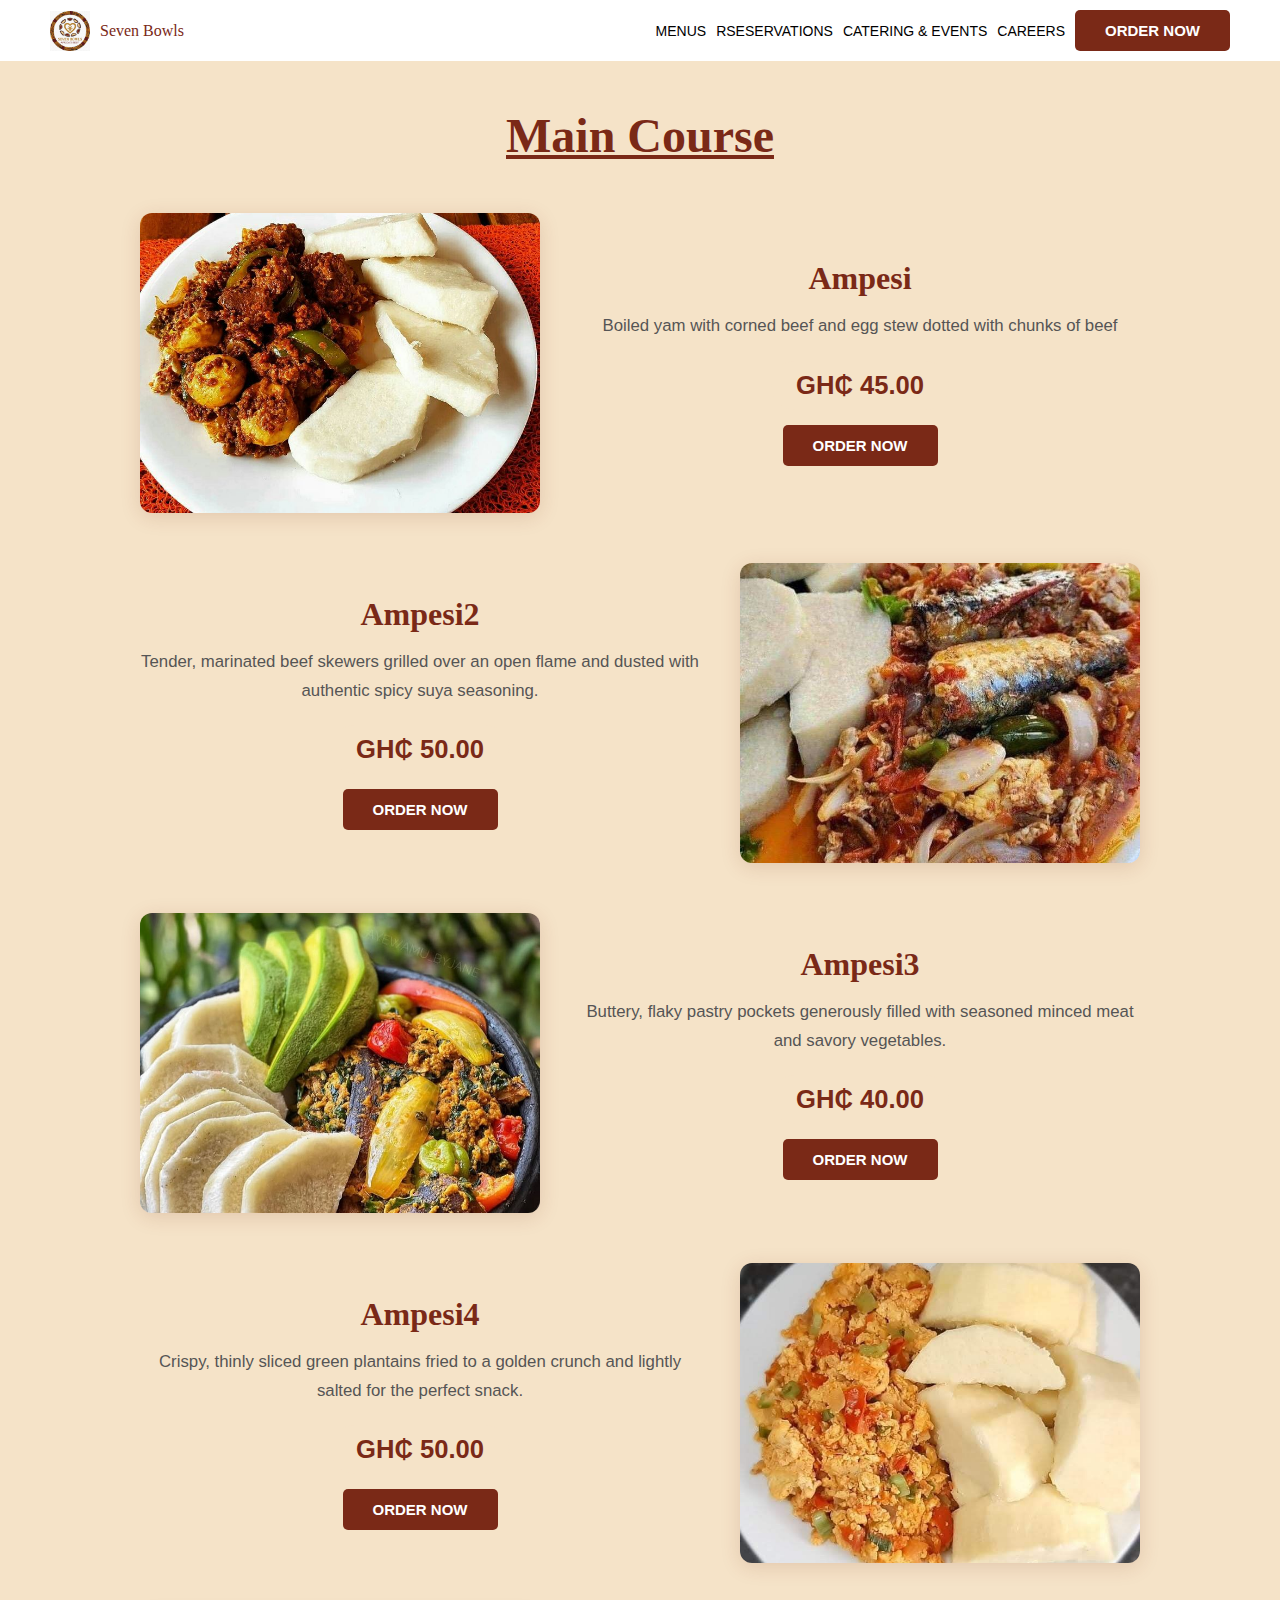
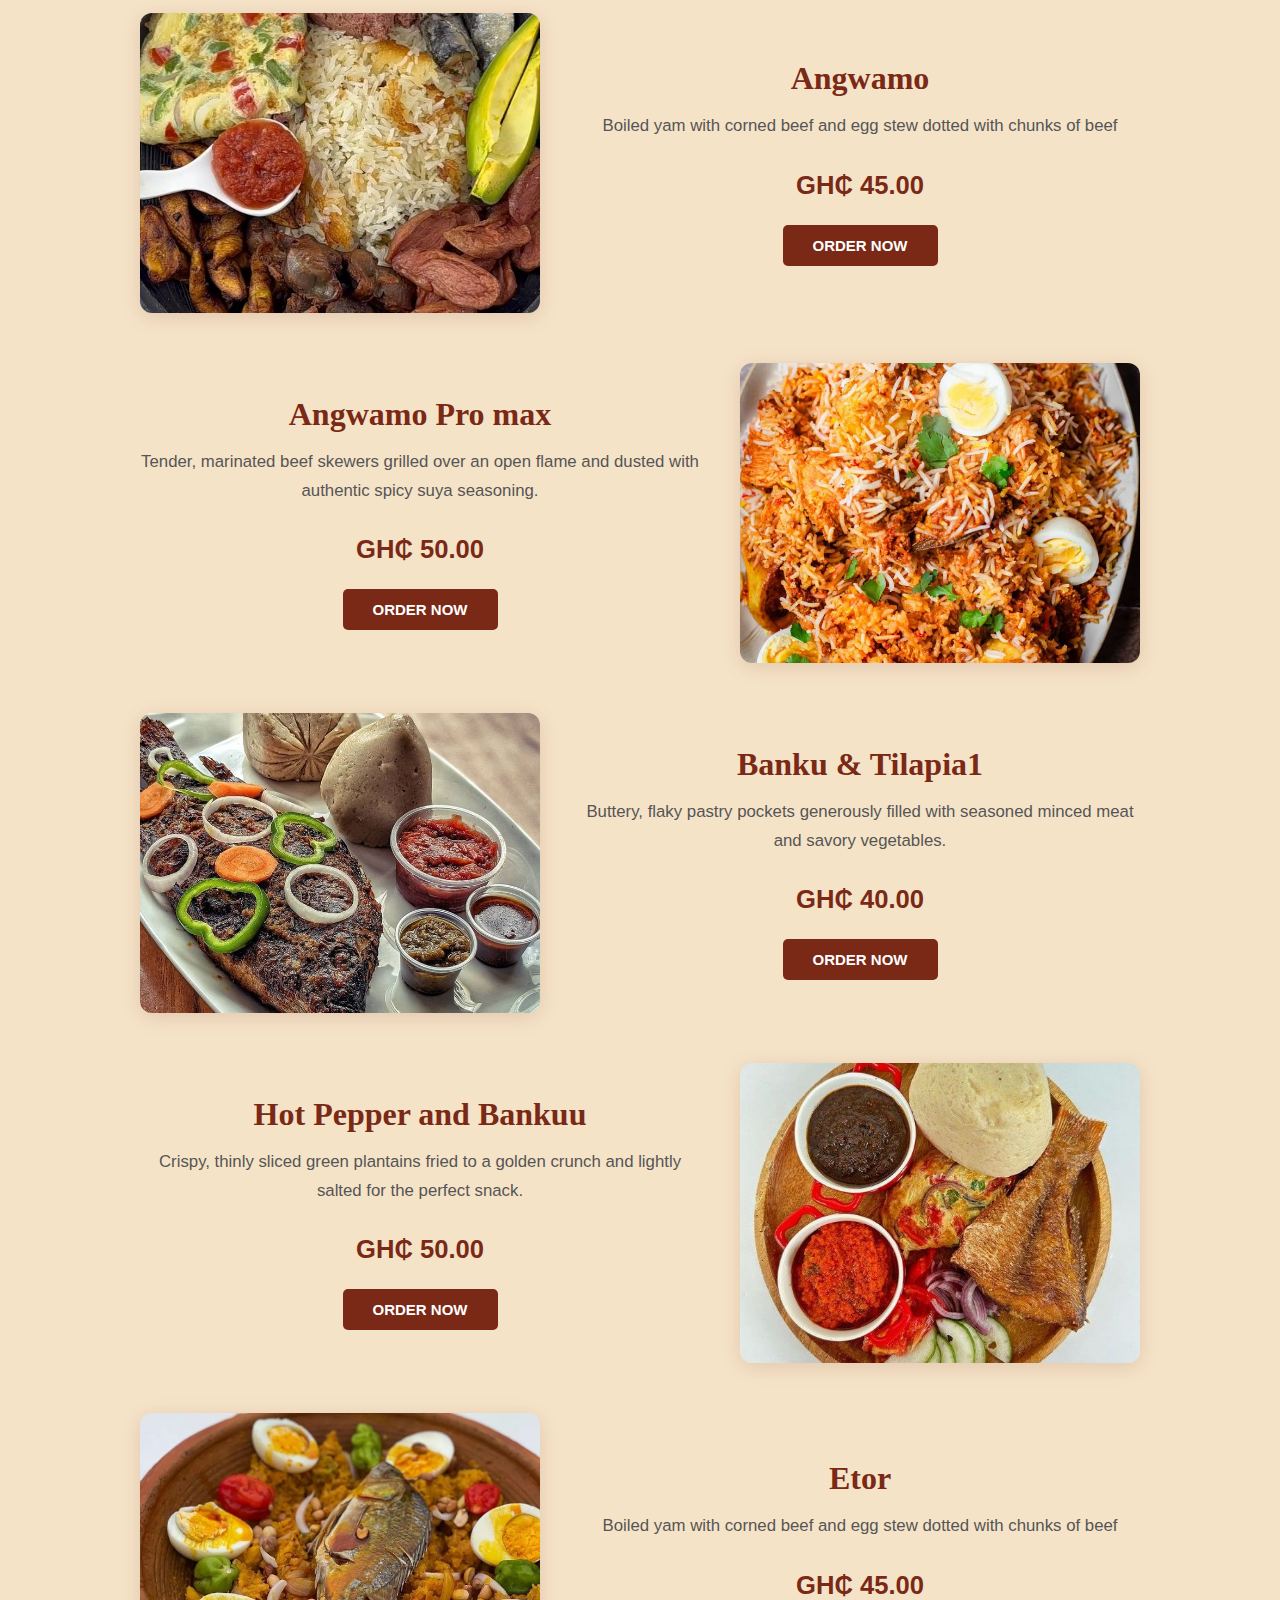
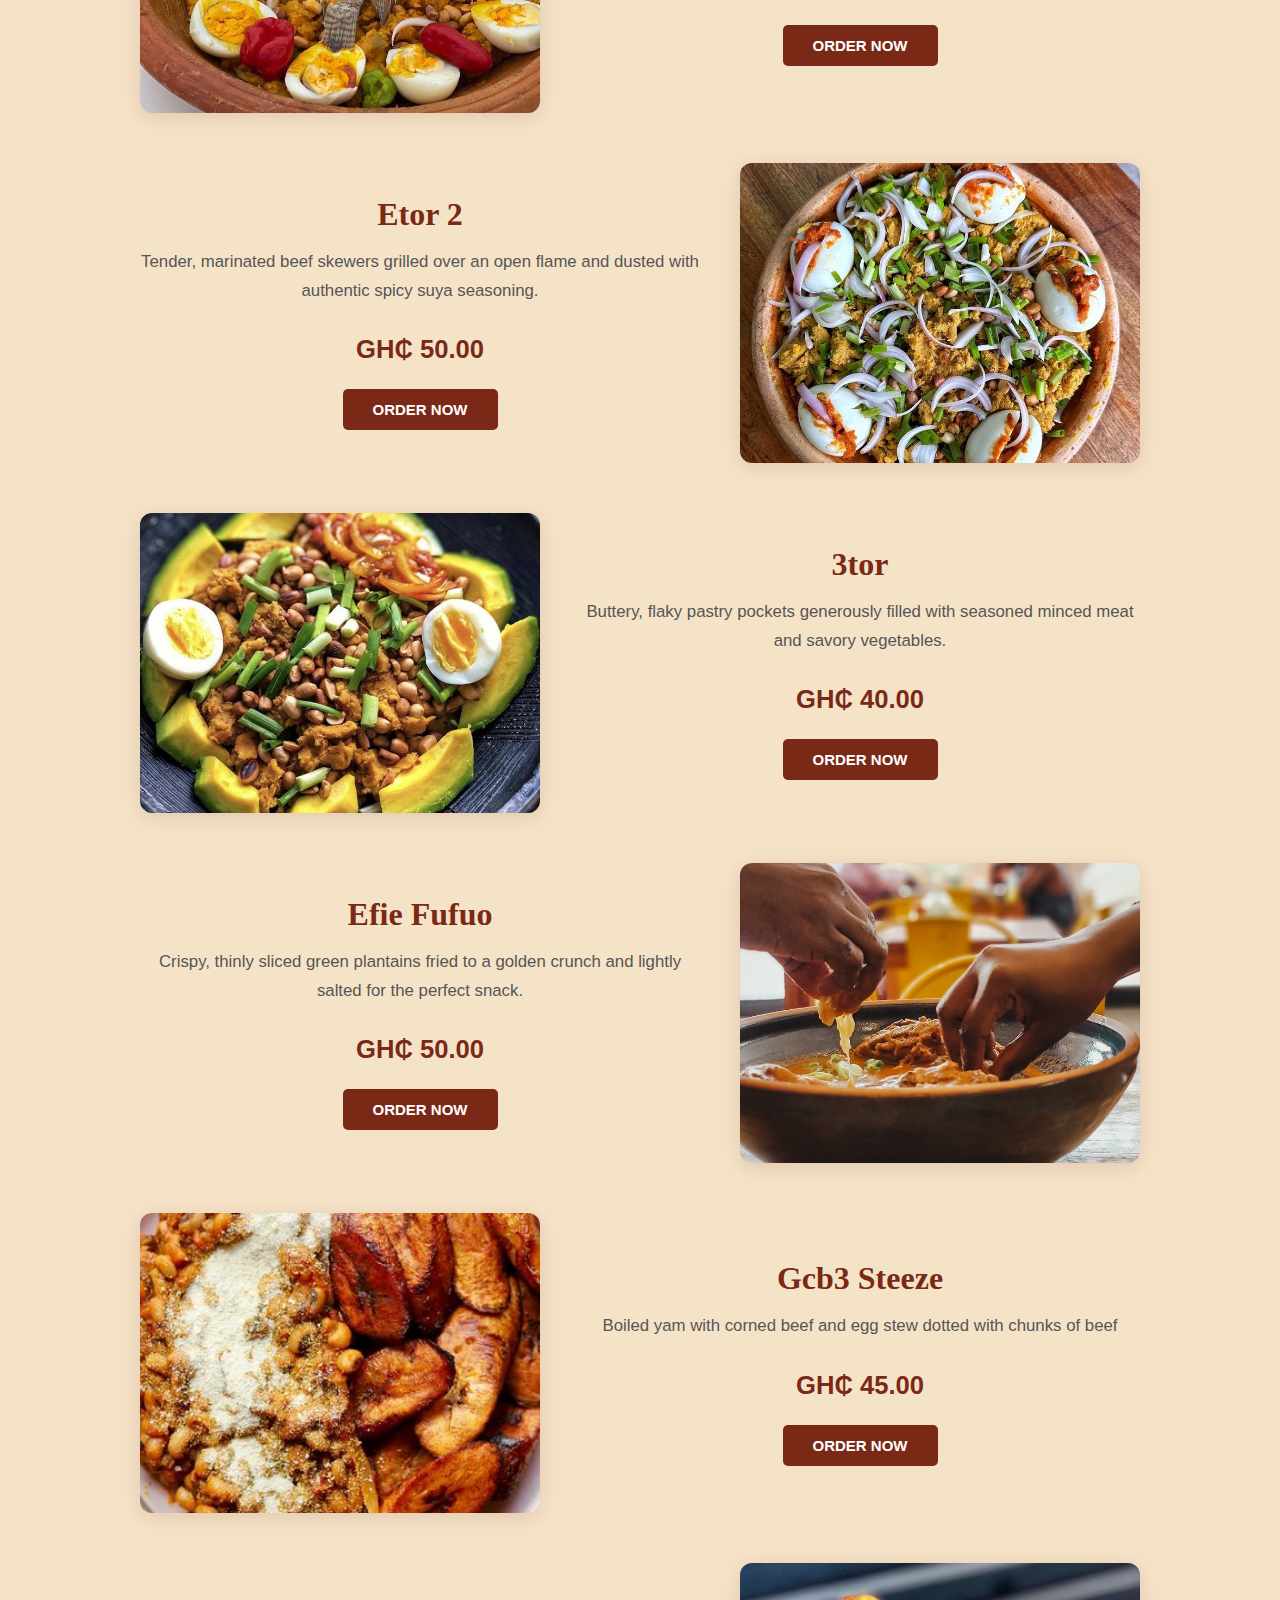
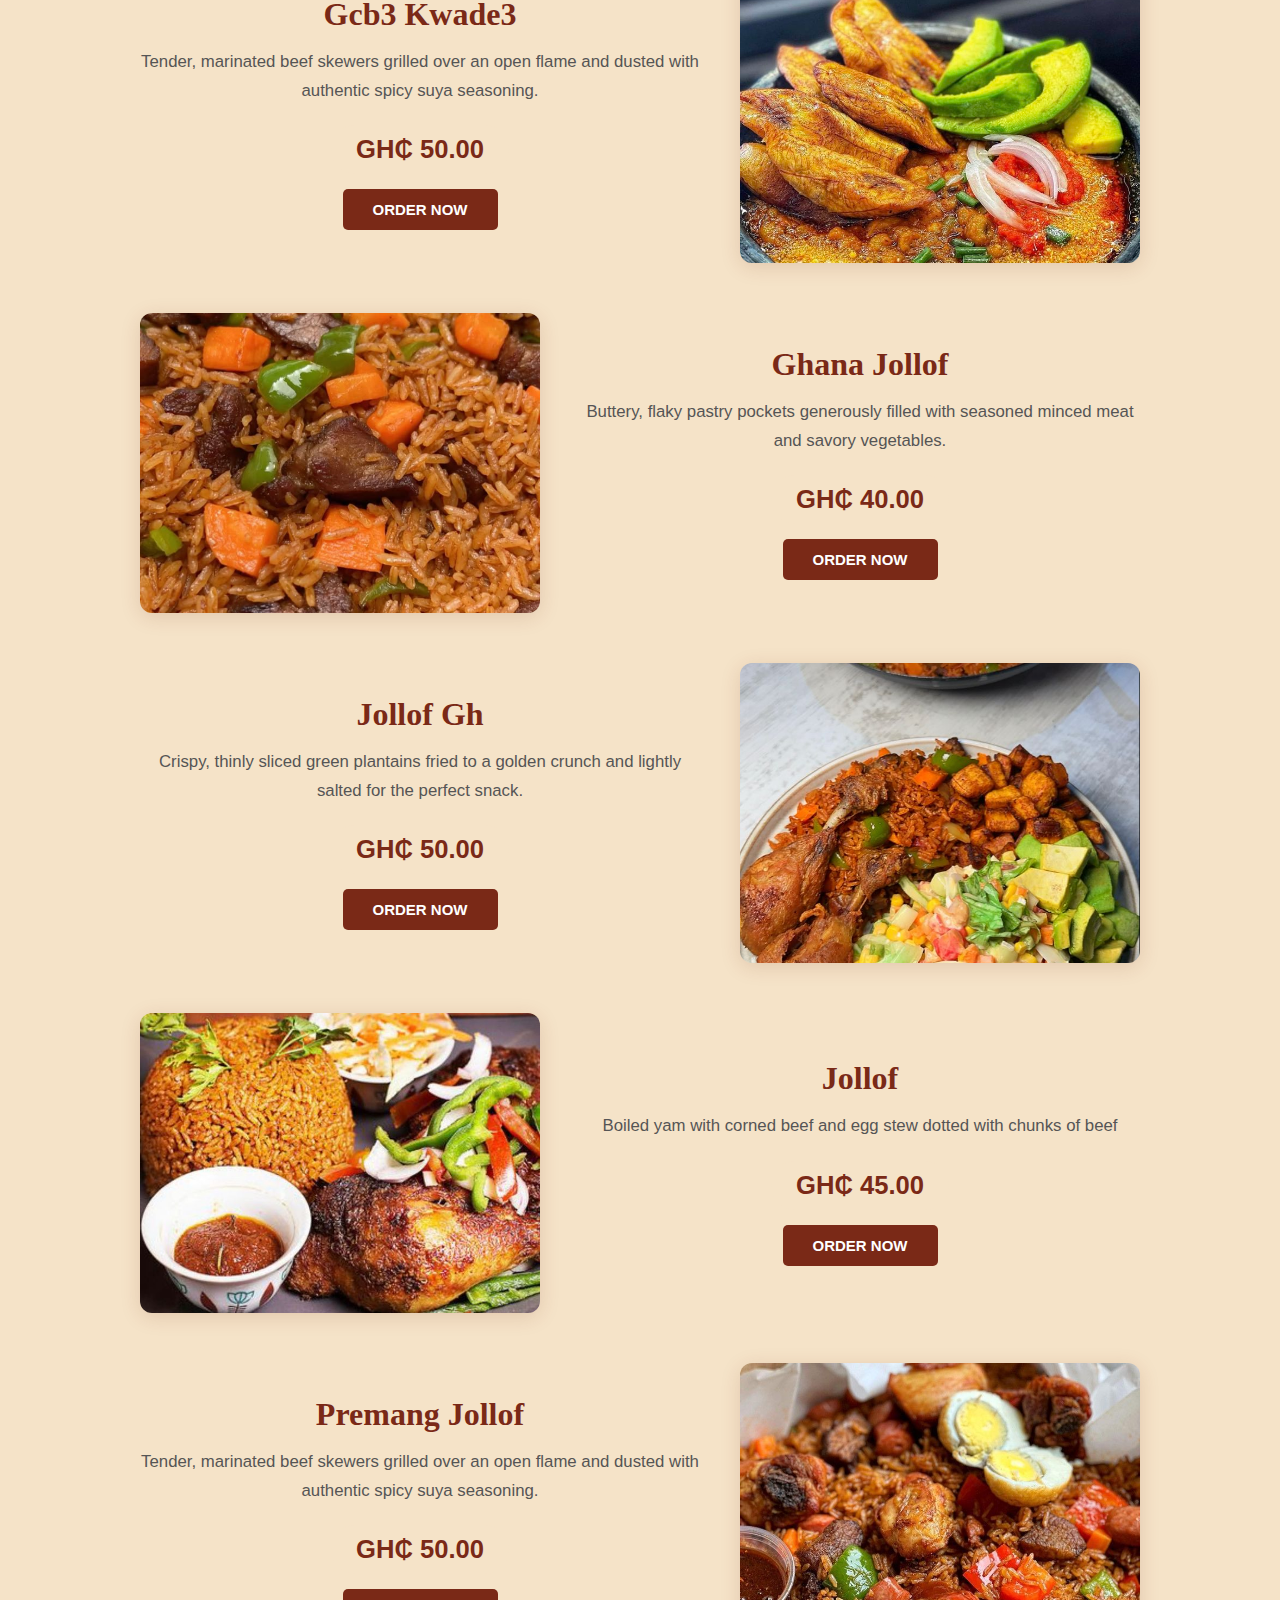
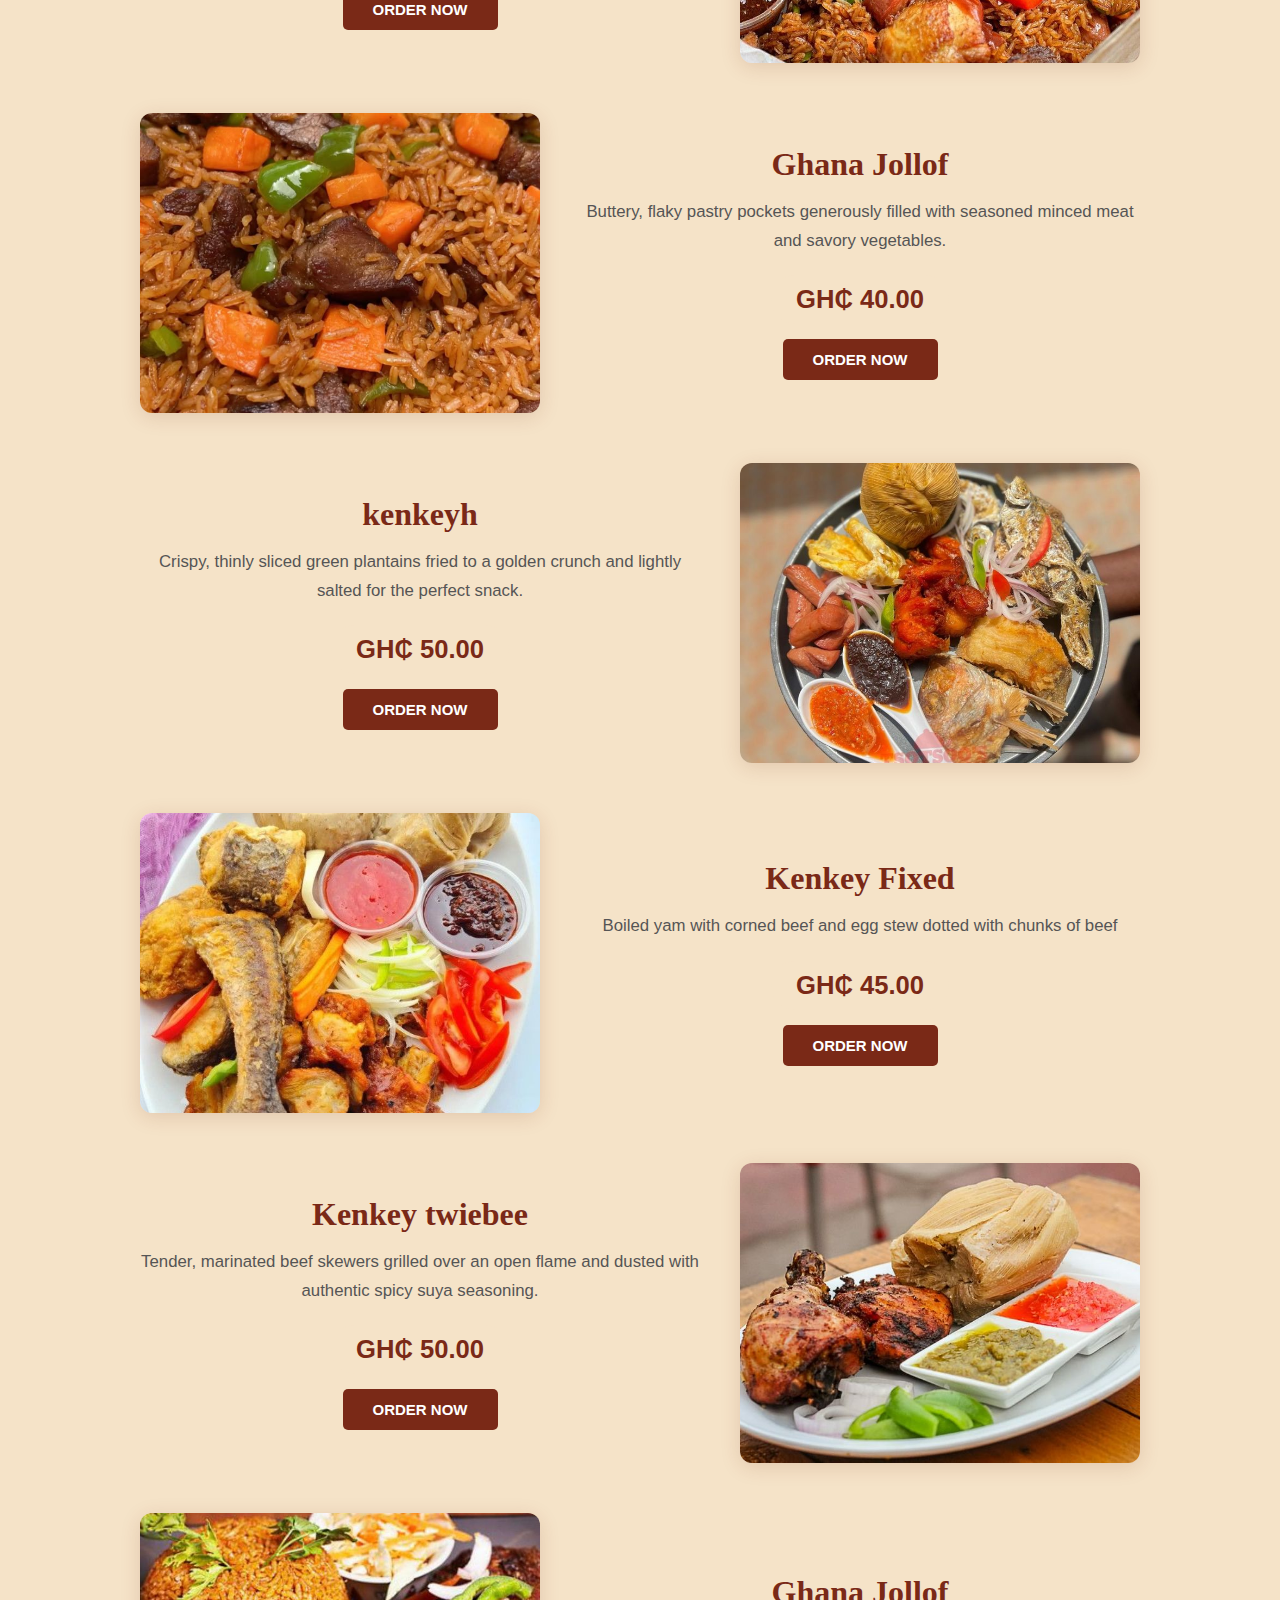
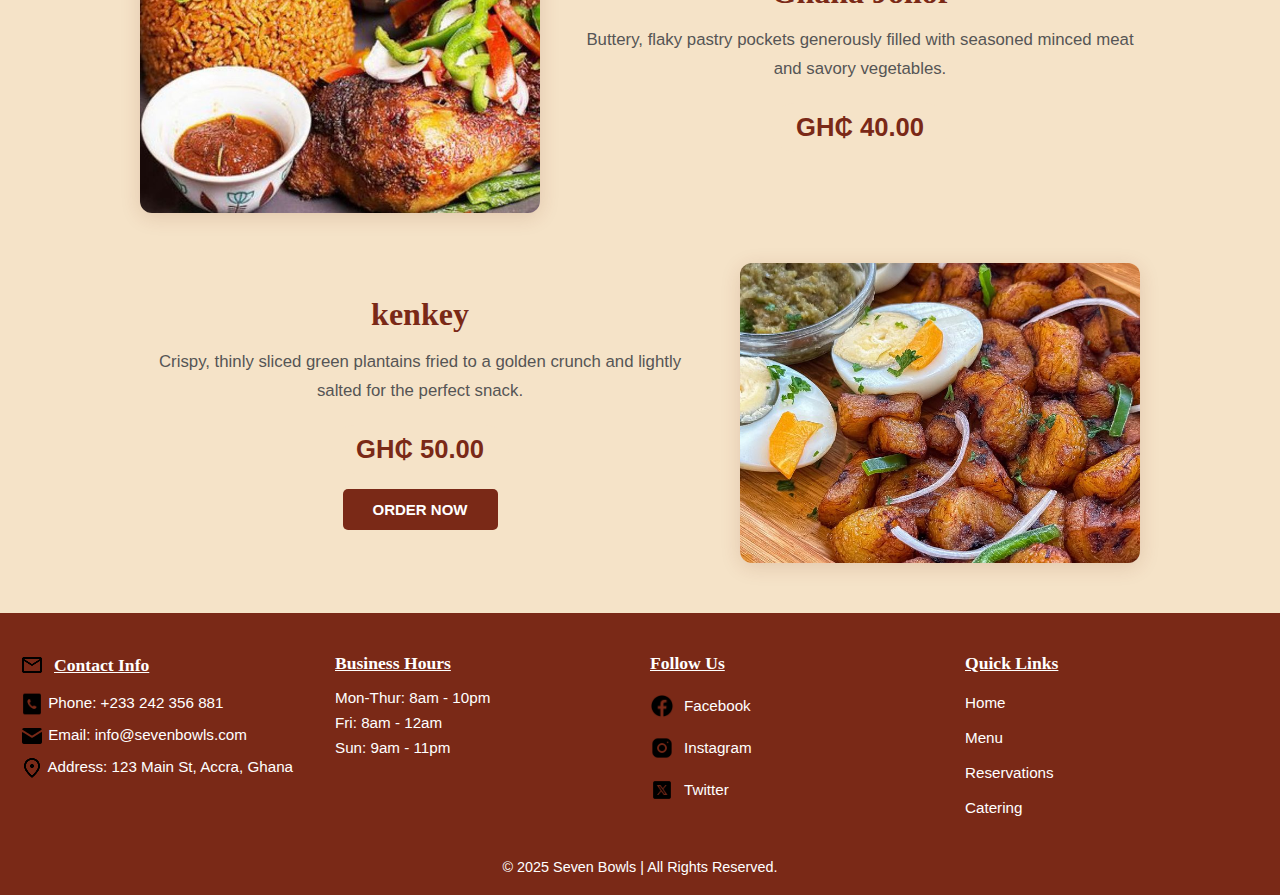
<file: Menu/main_course/main_course.html>
<!DOCTYPE html>
<html lang="en">
<head>
    <meta charset="UTF-8">
    <meta name="viewport" content="width=device-width, initial-scale=1.0">
    <title>Seven Bowls | Menu </title>
    <link rel="stylesheet" href="../../Menu/main_course/course.css">
</head>

<body style="background-color:  #F5E3C8;">

     <header class="main-header">
        <div class="logo-container">
            <img src="../../HeroSection/Pictures/logo/loogoo.png" alt="Website Logo" class="logo">
            <p class="custom-font">Seven Bowls <br> </p>
        </div>
        
       

  <nav class="main-nav" autocomplete="off"> 
     <a href="../../Menu/Index/menu.html">MENUS</a>
     <a href="../../Reservations/index.html">RSESERVATIONS</a>
     <a href="../../C_E/cat.html">CATERING & EVENTS</a>
     <a href="../../Career/career.html">CAREERS</a>
      <a href="../../Menu/Index/menu.html">
      <button class="o-btn"> ORDER NOW </button>
      </a>
  </nav>
</header>
    <br>
    <br>
    <br>
    <br>
    <br>
    <br>
    
     
    <section class="menu-section">
        <h2 style="color: #7a2917;"><u>Main Course</u></h2>
      <section class="menu-items">

        
        <div class="menu-item">
            <div class="food-image">
                <img src="../../Menu/main_course/Pictures/Ampesi/Ampesi1.jpeg" alt="Ampesi1">
            </div>
            <div class="food-info">
                <h3>Ampesi</h3>
                <p>Boiled yam with corned beef and egg stew dotted with chunks of beef</p>
                <span class="price">GH₵ 45.00</span>
                <button class="btn">ORDER NOW</button>
            </div>
        </div>

        <div class="menu-item reverse">
            <div class="food-image">
                <img src="../../Menu/main_course/Pictures/Ampesi/Ampesi2.jpeg" alt="Ampesi2">
            </div>
            <div class="food-info">
                <h3>Ampesi2</h3>
                <p>Tender, marinated beef skewers grilled over an open flame and dusted with authentic spicy suya seasoning.</p>
                <span class="price">GH₵ 50.00</span>
                <button class="btn">ORDER NOW</button>
            </div>
        </div>

        <div class="menu-item">
            <div class="food-image">
                <img src="../../Menu/main_course/Pictures/Ampesi/Ampesi3.jpeg" alt="Ampesi3">
            </div>
            <div class="food-info">
                <h3>Ampesi3</h3>
                <p>Buttery, flaky pastry pockets generously filled with seasoned minced meat and savory vegetables.</p>
                <span class="price">GH₵ 40.00</span>
                <button class="btn">ORDER NOW</button>
            </div>
        </div>

        <div class="menu-item reverse">
            <div class="food-image">
                <img src="../../Menu/main_course/Pictures/Ampesi/Ampesi4.jpeg" alt="Ampesi4">
            </div>
            <div class="food-info">
                <h3>Ampesi4</h3>
                <p>Crispy, thinly sliced green plantains fried to a golden crunch and lightly salted for the perfect snack.</p>
                <span class="price">GH₵ 50.00</span>
                <button class="btn">ORDER NOW</button>
            </div>
        </div>

        <!--=====Angwamo=====-->

        <div class="menu-item">
            <div class="food-image">
                <img src="../../Menu/main_course/Pictures/Angwamo/Angwamo.jpeg" alt="Angwamo1">
            </div>
            <div class="food-info">
                <h3>Angwamo</h3>
                <p>Boiled yam with corned beef and egg stew dotted with chunks of beef</p>
                <span class="price">GH₵ 45.00</span>
                <button class="btn">ORDER NOW</button>
            </div>
        </div>

        <div class="menu-item reverse">
            <div class="food-image">
                <img src="../../Menu/main_course/Pictures/Biryani.jpeg" alt="Biryani">
            </div>
            <div class="food-info">
                <h3>Angwamo Pro max</h3>
                <p>Tender, marinated beef skewers grilled over an open flame and dusted with authentic spicy suya seasoning.</p>
                <span class="price">GH₵ 50.00</span>
                <button class="btn">ORDER NOW</button>
            </div>
        </div>

        <div class="menu-item">
            <div class="food-image">
                <img src="../../Menu/main_course/Pictures/Banku/banku & Tilapia.jpeg" alt="Banku&Tilapia">
            </div>
            <div class="food-info">
                <h3>Banku & Tilapia1</h3>
                <p>Buttery, flaky pastry pockets generously filled with seasoned minced meat and savory vegetables.</p>
                <span class="price">GH₵ 40.00</span>
                <button class="btn">ORDER NOW</button>
            </div>
        </div>

        <div class="menu-item reverse">
            <div class="food-image">
                <img src="../../Menu/main_course/Pictures/Banku/Hot_pepper_Banku.jpeg" alt="Hot_pepper_Banku">
            </div>
            <div class="food-info">
                <h3>Hot Pepper and Bankuu</h3>
                <p>Crispy, thinly sliced green plantains fried to a golden crunch and lightly salted for the perfect snack.</p>
                <span class="price">GH₵ 50.00</span>
                <button class="btn">ORDER NOW</button>
            </div>
        </div>

        <!--=====Etor=====-->

        <div class="menu-item">
            <div class="food-image">
                <img src="../../Menu/main_course/Pictures/Etor/download (11).jpeg" alt="download11">
            </div>
            <div class="food-info">
                <h3>Etor</h3>
                <p>Boiled yam with corned beef and egg stew dotted with chunks of beef</p>
                <span class="price">GH₵ 45.00</span>
                <button class="btn">ORDER NOW</button>
            </div>
        </div>

        <div class="menu-item reverse">
            <div class="food-image">
                <img src="../../Menu/main_course/Pictures/Etor/Ghanaian Meals __ Etor.jpeg" alt="Etor">
            </div>
            <div class="food-info">
                <h3>Etor 2</h3>
                <p>Tender, marinated beef skewers grilled over an open flame and dusted with authentic spicy suya seasoning.</p>
                <span class="price">GH₵ 50.00</span>
                <button class="btn">ORDER NOW</button>
            </div>
        </div>

        <div class="menu-item">
            <div class="food-image">
                <img src="../../Menu/main_course/Pictures/Etor/Ɛto.jpeg" alt="3to">
            </div>
            <div class="food-info">
                <h3>3tor</h3>
                <p>Buttery, flaky pastry pockets generously filled with seasoned minced meat and savory vegetables.</p>
                <span class="price">GH₵ 40.00</span>
                <button class="btn">ORDER NOW</button>
            </div>
        </div>

        <div class="menu-item reverse">
            <div class="food-image">
                <img src="../../Menu/main_course/Pictures/Efie fufu.jpeg" alt="Efie_fufuo">
            </div>
            <div class="food-info">
                <h3>Efie Fufuo</h3>
                <p>Crispy, thinly sliced green plantains fried to a golden crunch and lightly salted for the perfect snack.</p>
                <span class="price">GH₵ 50.00</span>
                <button class="btn">ORDER NOW</button>
            </div>
        </div>
        
        </section>

         <!--=====Set 3=====-->

        <div class="menu-item">
            <div class="food-image">
                <img src="../../Menu/main_course/Pictures/Gcb3/download (13).jpeg" alt="download13">
            </div>
            <div class="food-info">
                <h3>Gcb3 Steeze</h3>
                <p>Boiled yam with corned beef and egg stew dotted with chunks of beef</p>
                <span class="price">GH₵ 45.00</span>
                <button class="btn">ORDER NOW</button>
            </div>
        </div>

        <div class="menu-item reverse">
            <div class="food-image">
                <img src="../../Menu/main_course/Pictures/Gcb3/Gcb3_kwaade3.jpeg" alt="Gcb3_kwaade3">
            </div>
            <div class="food-info">
                <h3>Gcb3 Kwade3</h3>
                <p>Tender, marinated beef skewers grilled over an open flame and dusted with authentic spicy suya seasoning.</p>
                <span class="price">GH₵ 50.00</span>
                <button class="btn">ORDER NOW</button>
            </div>
        </div>

        <div class="menu-item">
            <div class="food-image">
                <img src="../../Menu/main_course/Pictures/Jollof/Ghana Jollof 🥘🇬🇭 (1).jpeg" alt="Ghana Jollof">
            </div>
            <div class="food-info">
                <h3>Ghana Jollof</h3>
                <p>Buttery, flaky pastry pockets generously filled with seasoned minced meat and savory vegetables.</p>
                <span class="price">GH₵ 40.00</span>
                <button class="btn">ORDER NOW</button>
            </div>
        </div>

        <div class="menu-item reverse">
            <div class="food-image">
                <img src="../../Menu/main_course/Pictures/Jollof/Jollof 🇬🇭.jpeg" alt="Jollof Gh">
            </div>
            <div class="food-info">
                <h3>Jollof Gh</h3>
                <p>Crispy, thinly sliced green plantains fried to a golden crunch and lightly salted for the perfect snack.</p>
                <span class="price">GH₵ 50.00</span>
                <button class="btn">ORDER NOW</button>
            </div>
        </div>

                 <!--=====Set 4=====-->

        <div class="menu-item">
            <div class="food-image">
                <img src="../../Menu/main_course/Pictures/Jollof/Jollof.jpeg" alt="Jollof...">
            </div>
            <div class="food-info">
                <h3>Jollof </h3>
                <p>Boiled yam with corned beef and egg stew dotted with chunks of beef</p>
                <span class="price">GH₵ 45.00</span>
                <button class="btn">ORDER NOW</button>
            </div>
        </div>

        <div class="menu-item reverse">
            <div class="food-image">
                <img src="../../Menu/main_course/Pictures/Jollof/Premang_Jollof.jpeg" alt="Premang_Jollof">
            </div>
            <div class="food-info">
                <h3>Premang Jollof</h3>
                <p>Tender, marinated beef skewers grilled over an open flame and dusted with authentic spicy suya seasoning.</p>
                <span class="price">GH₵ 50.00</span>
                <button class="btn">ORDER NOW</button>
            </div>
        </div>

        <div class="menu-item">
            <div class="food-image">
                <img src="../../Menu/main_course/Pictures/Jollof/Ghana Jollof 🥘🇬🇭 (1).jpeg" alt="Ghana Jollof">
            </div>
            <div class="food-info">
                <h3>Ghana Jollof</h3>
                <p>Buttery, flaky pastry pockets generously filled with seasoned minced meat and savory vegetables.</p>
                <span class="price">GH₵ 40.00</span>
                <button class="btn">ORDER NOW</button>
            </div>
        </div>

        <div class="menu-item reverse">
            <div class="food-image">
                <img src="../../Menu/main_course/Pictures/Kenkey/Delicious 😋 Kenkey With the fish,shrimp and other goodies to brighten up your stomach.jpeg" alt="Kenkey">
            </div>
            <div class="food-info">
                <h3>kenkeyh</h3>
                <p>Crispy, thinly sliced green plantains fried to a golden crunch and lightly salted for the perfect snack.</p>
                <span class="price">GH₵ 50.00</span>
                <button class="btn">ORDER NOW</button>
            </div>
        </div>

        <!--=====Set 5=====-->

        <div class="menu-item">
            <div class="food-image">
                <img src="../../Menu/main_course/Pictures/Kenkey/download (8).jpeg" alt="download8">
            </div>
            <div class="food-info">
                <h3>Kenkey Fixed</h3>
                <p>Boiled yam with corned beef and egg stew dotted with chunks of beef</p>
                <span class="price">GH₵ 45.00</span>
                <button class="btn">ORDER NOW</button>
            </div>
        </div>

        <div class="menu-item reverse">
            <div class="food-image">
                <img src="../../Menu/main_course/Pictures/Kenkey/download (9).jpeg" alt="Kenkey 9">
            </div>
            <div class="food-info">
                <h3>Kenkey twiebee</h3>
                <p>Tender, marinated beef skewers grilled over an open flame and dusted with authentic spicy suya seasoning.</p>
                <span class="price">GH₵ 50.00</span>
                <button class="btn">ORDER NOW</button>
            </div>
        </div>

        <div class="menu-item">
            <div class="food-image">
                <img src="../../Menu/main_course/Pictures/Jollof/Jollof.jpeg" alt="Ghana Jollof">
            </div>
            <div class="food-info">
                <h3>Ghana Jollof</h3>
                <p>Buttery, flaky pastry pockets generously filled with seasoned minced meat and savory vegetables.</p>
                <span class="price">GH₵ 40.00</span>

            </div>
        </div>

        <div class="menu-item reverse">
            <div class="food-image">
                <img src="../../Menu/main_course/Pictures/Korkor/Db korkor.jpeg" alt="Db korkor">
            </div>
            <div class="food-info">
                <h3>kenkey</h3>
                <p>Crispy, thinly sliced green plantains fried to a golden crunch and lightly salted for the perfect snack.</p>
                <span class="price">GH₵ 50.00</span>
                <button class="btn">ORDER NOW</button>
            </div>
        </div>
        
        </section>
    </section>

       
<footer class="main-footer">
    <div class="footer-container">
        <!-- Contact Info -->
        <div class="footer-column">
            <h3>
                <img src="../../HeroSection/Pictures/icons/contact.png" alt="contact-info" class="contact-icon">
                <span><U>Contact Info</U></span>
            </h3>

            <p>
                <img src="../../HeroSection/Pictures/icons/icons8-phone-squared-30.png" alt="phone" class="contact-icon">
                <span>Phone: +233 242 356 881</span>
            </p>

             <p>
                <img src="../../HeroSection/Pictures/icons/icons8-mail-24.png" alt="phone" class="contact-icon">
                <span>Email: info@sevenbowls.com</span>
            </p>

             <p>
                <img src="../../HeroSection/Pictures/icons/address.png" alt="phone" class="contact-icon">
                <span>Address: 123 Main St, Accra, Ghana</span>
            </p>
        </div>

        <!-- Business Hours -->
        <div class="footer-column">
            <h3><u>Business Hours</u></h3>
            <p>Mon-Thur: 8am - 10pm</p>
            <p>Fri: 8am - 12am</p>
            <p>Sun: 9am - 11pm</p>
        </div>

        <!-- Social Media -->
        <!-- Social Media -->
       <div class="footer-column">
            <h3 style="text-align: center;"><u>Follow Us</u></h3>
            <p>
                <a href="#">
                    <img src="../../HeroSection/Pictures/icons/icons8-facebook-50.png" alt="Facebook" class="social-icon">
                    <span>Facebook</span>
                </a>
            </p>
            <p>
                <a href="#">
                    <img src="../../HeroSection/Pictures/icons/icons8-instagram-30.png" alt="Instagram" class="social-icon">
                    <span>Instagram</span>
                </a>
            </p>
            <p>
                <a href="#">
                    <img src="../../HeroSection/Pictures/icons/icons8-twitter-30.png" alt="Twitter" class="social-icon">
                    <span>Twitter</span>
                </a>
            </p>
        </div>

        <!-- ================= ABOUT SECTION (ADDED) ================= -->




        <!-- Quick Links -->
        <div class="footer-column">
            
            <h3><u>Quick Links</u></h3>
            <p><a href="../../index.html">Home</a></p>
            <p><a href="../../Menu/menu.html">Menu</a></p>
            <p><a href="../../Reservations/index.html">Reservations</a></p>
            <p><a href="../../C_E/cat.html">Catering</a></p>
            
        </div>
    </div>

    <div class="footer-bottom">
        <p>&copy; 2025 Seven Bowls | All Rights Reserved.</p>
    </div>
</footer>
</body>
</html>
</file>
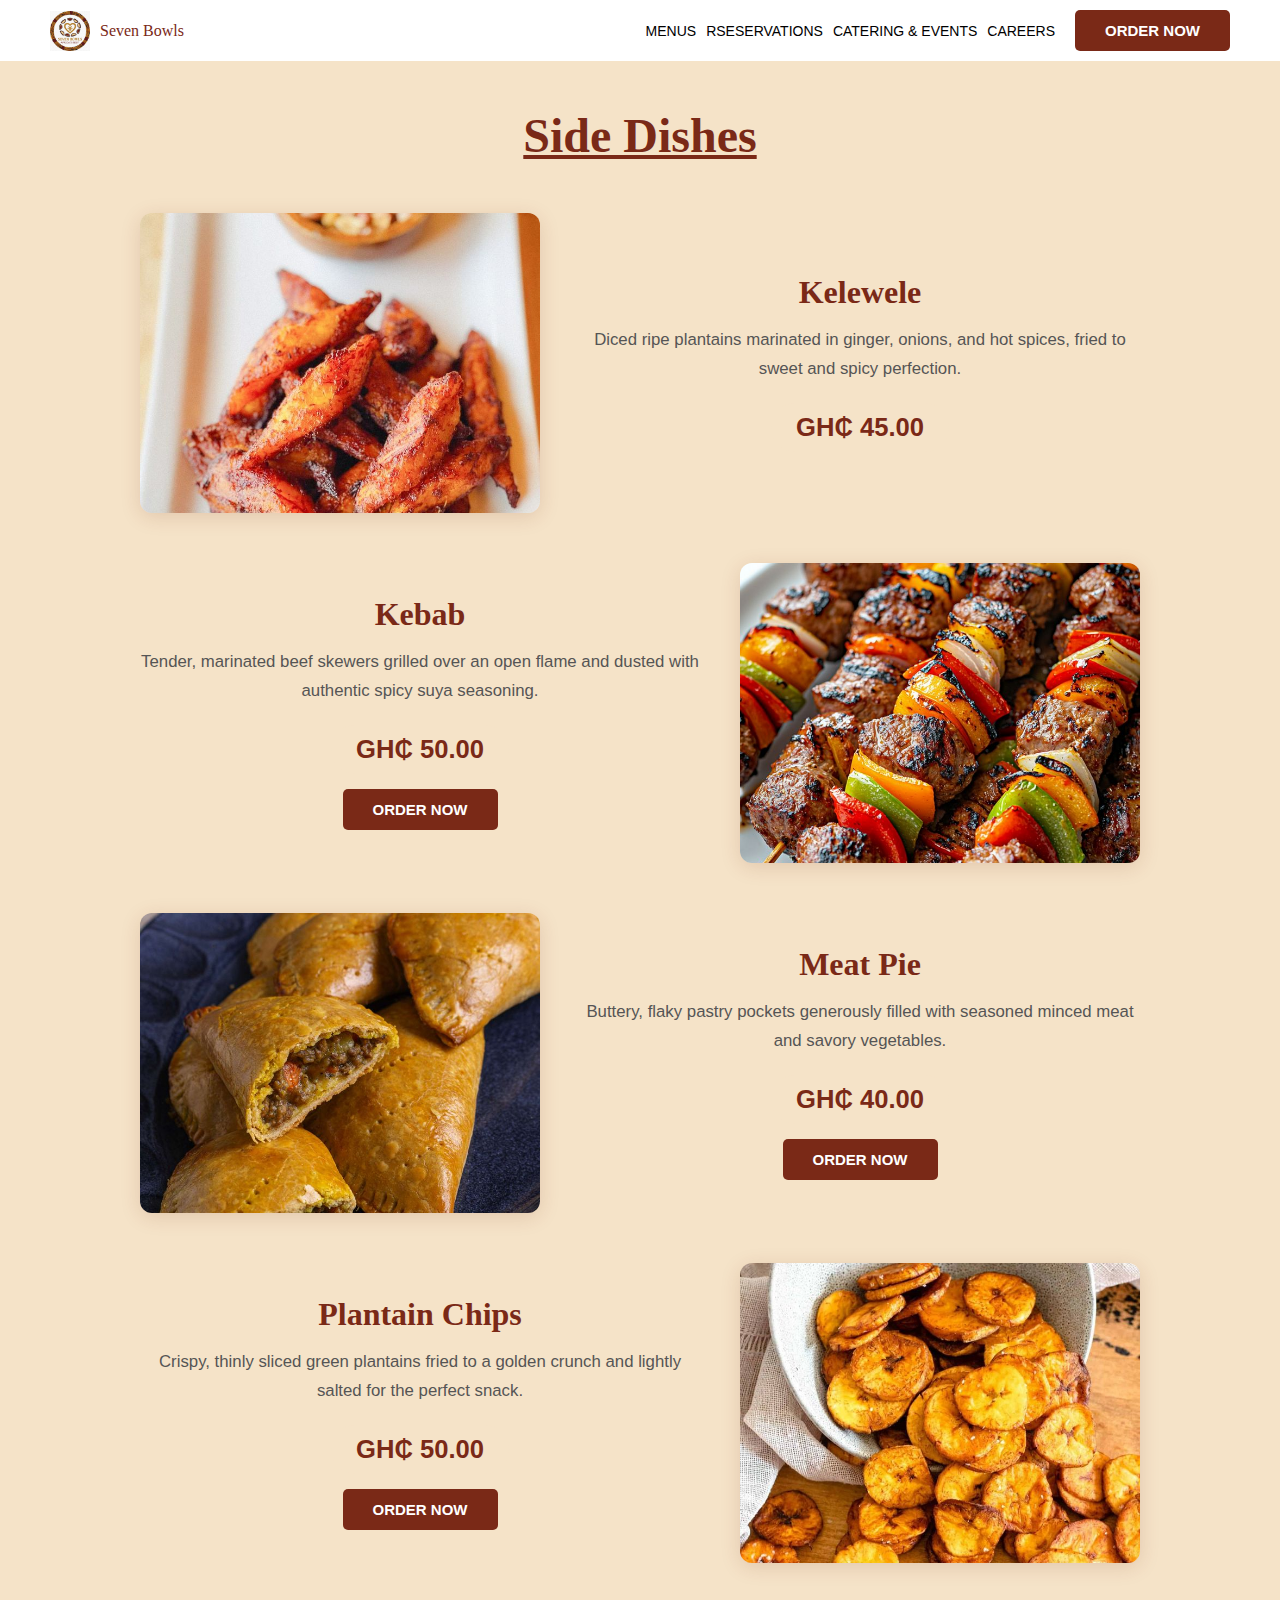
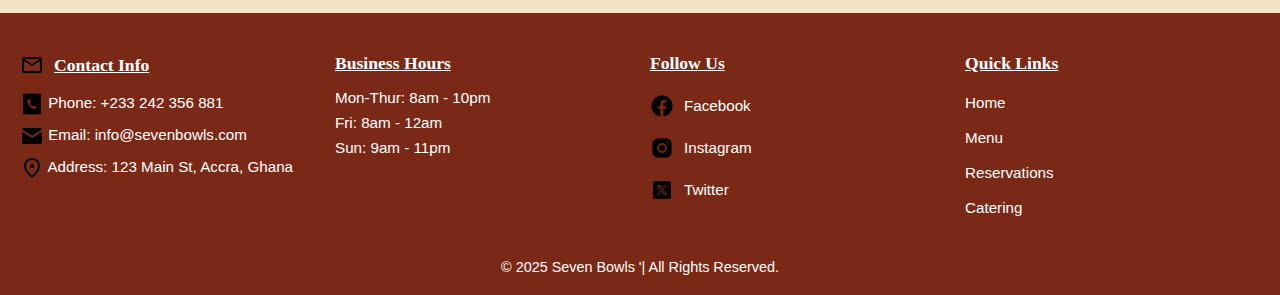
<file: Menu/Side Dishes/side.html>
<!DOCTYPE html>
<html lang="en">
<head>
    <meta charset="UTF-8">
    <meta name="viewport" content="width=device-width, initial-scale=1.0">
    <title>Seven Bowls Menu - Sample 2</title>
    <link rel="stylesheet" href="../../Menu/Side Dishes/side.css">
</head>

<body style="background-color:  #F5E3C8;">

     <header class="main-header">
        <div class="logo-container">
            <img src="../../HeroSection/Pictures/logo/loogoo.png" alt="Website Logo" class="logo">
            <p class="custom-font">Seven Bowls <br> </p>
        </div>
        
       

  <nav class="main-nav" autocomplete="off"> 
     <a href="../../Menu/Index/menu.html">MENUS</a>
     <a href="../../Reservations/index.html">RSESERVATIONS</a>
     <a href="../../C_E/cat.html">CATERING & EVENTS</a>
     <a href="../../Career/career.html">CAREERS</a>
     <a href="../../Menu/Index/menu.html"></a>
      <button class="o-btn"> ORDER NOW </button>
  </nav>
</header>
    <br>
    <br>
    <br>
    <br>
    <br>
    <br>
    
     
    <section class="menu-section">
        <h2 style="color: #7a2917;"><u>Side Dishes</u></h2>
      <section class="menu-items">

        
        <div class="menu-item">
            <div class="food-image">
                <img src="../../Menu/Pictures/Starters/Kelewele.jpeg" alt="Kelewele">
            </div>
            <div class="food-info">
                <h3>Kelewele</h3>
                <p>Diced ripe plantains marinated in ginger, onions, and hot spices, fried to sweet and spicy perfection.</p>
                <span class="price">GH₵ 45.00</span>
            </div>
        </div>

        <div class="menu-item reverse">
            <div class="food-image">
                <img src="../../Menu/Pictures/Starters/kebab.jpeg" alt="Kebab">
            </div>
            <div class="food-info">
                <h3>Kebab</h3>
                <p>Tender, marinated beef skewers grilled over an open flame and dusted with authentic spicy suya seasoning.</p>
                <span class="price">GH₵ 50.00</span>
                <button class="btn">ORDER NOW</button>
            </div>
        </div>

        <div class="menu-item">
            <div class="food-image">
                <img src="../../Menu/Pictures/Starters/meat_pie.jpeg" alt="meat_pie">
            </div>
            <div class="food-info">
                <h3>Meat Pie</h3>
                <p>Buttery, flaky pastry pockets generously filled with seasoned minced meat and savory vegetables.</p>
                <span class="price">GH₵ 40.00</span>
                <button class="btn">ORDER NOW</button>
            </div>
        </div>

        <div class="menu-item reverse">
            <div class="food-image">
                <img src="../../Menu/Pictures/Starters/plantain_chips.jpeg" alt="Plaintain Chips">
            </div>
            <div class="food-info">
                <h3>Plantain Chips</h3>
                <p>Crispy, thinly sliced green plantains fried to a golden crunch and lightly salted for the perfect snack.</p>
                <span class="price">GH₵ 50.00</span>
                <button class="btn">ORDER NOW</button>
            </div>
        </div>
        
        </section>
    </section>

       
<footer class="main-footer">
    <div class="footer-container">
        <!-- Contact Info -->
        <div class="footer-column">
            <h3>
                <img src="../../HeroSection/Pictures/icons/contact.png" alt="contact-info" class="contact-icon">
                <span><U>Contact Info</U></span>
            </h3>

            <p>
                <img src="../../HeroSection/Pictures/icons/icons8-phone-squared-30.png" alt="phone" class="contact-icon">
                <span>Phone: +233 242 356 881</span>
            </p>

             <p>
                <img src="../../HeroSection/Pictures/icons/icons8-mail-24.png" alt="phone" class="contact-icon">
                <span>Email: info@sevenbowls.com</span>
            </p>

             <p>
                <img src="../../HeroSection/Pictures/icons/address.png" alt="phone" class="contact-icon">
                <span>Address: 123 Main St, Accra, Ghana</span>
            </p>
        </div>

        <!-- Business Hours -->
        <div class="footer-column">
            <h3><u>Business Hours</u></h3>
            <p>Mon-Thur: 8am - 10pm</p>
            <p>Fri: 8am - 12am</p>
            <p>Sun: 9am - 11pm</p>
        </div>

        <!-- Social Media -->
        <!-- Social Media -->
       <div class="footer-column">
            <h3 style="text-align: center;"><u>Follow Us</u></h3>
            <p>
                <a href="#">
                    <img src="../../HeroSection/Pictures/icons/icons8-facebook-50.png" alt="Facebook" class="social-icon">
                    <span>Facebook</span>
                </a>
            </p>
            <p>
                <a href="#">
                    <img src="../../HeroSection/Pictures/icons/icons8-instagram-30.png" alt="Instagram" class="social-icon">
                    <span>Instagram</span>
                </a>
            </p>
            <p>
                <a href="#">
                    <img src="../../HeroSection/Pictures/icons/icons8-twitter-30.png" alt="Twitter" class="social-icon">
                    <span>Twitter</span>
                </a>
            </p>
        </div>

        <!-- ================= ABOUT SECTION (ADDED) ================= -->




        <!-- Quick Links -->
        <div class="footer-column">
            <h3><u>Quick Links</u></h3>
            <p><a href="../../index.html">Home</a></p>
            <p><a href="../../Menu/Index/menu.html">Menu</a></p>
            <p><a href="../../Reservations/index.html">Reservations</a></p>
            <p><a href="../../C_E/cat.html">Catering</a></p>
            
        </div>
    </div>

    <div class="footer-bottom">
        <p>&copy; 2025 Seven Bowls '| All Rights Reserved.</p>
    </div>
</footer>
</body>
</html>
</file>
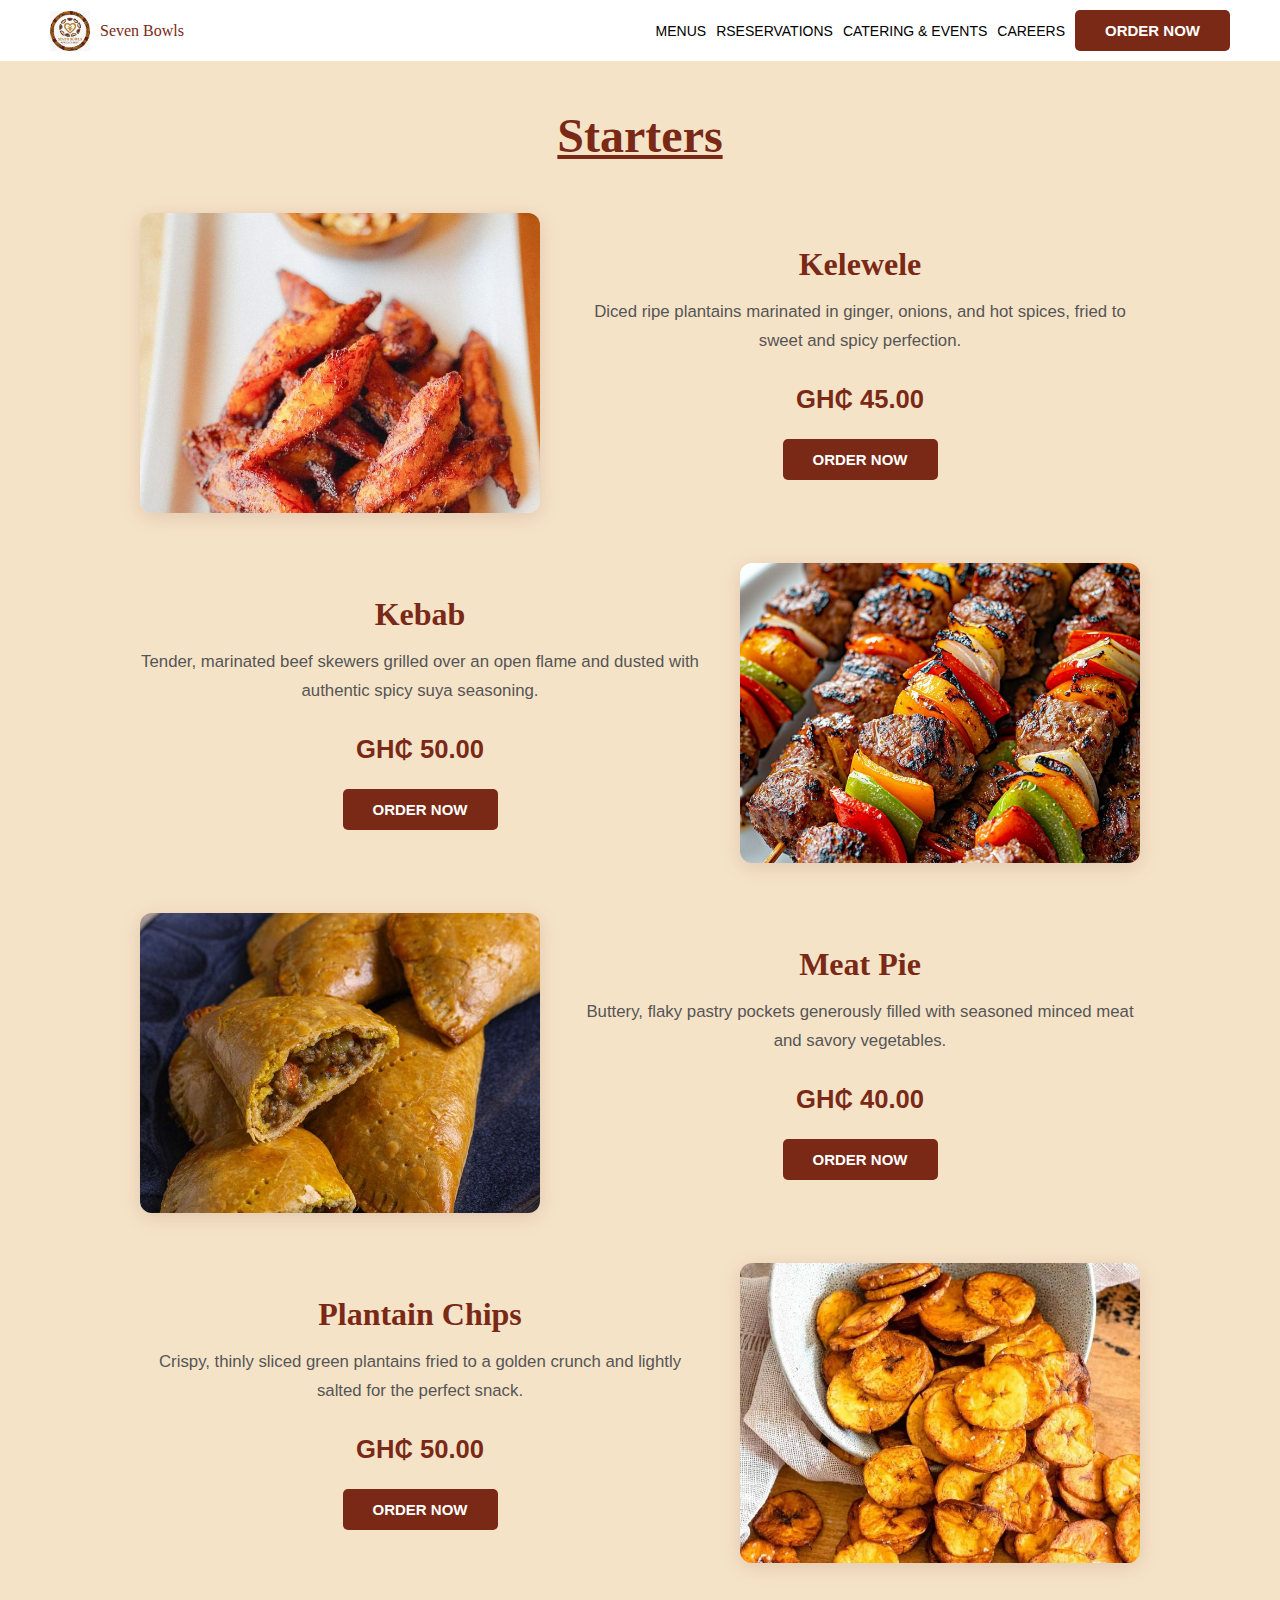
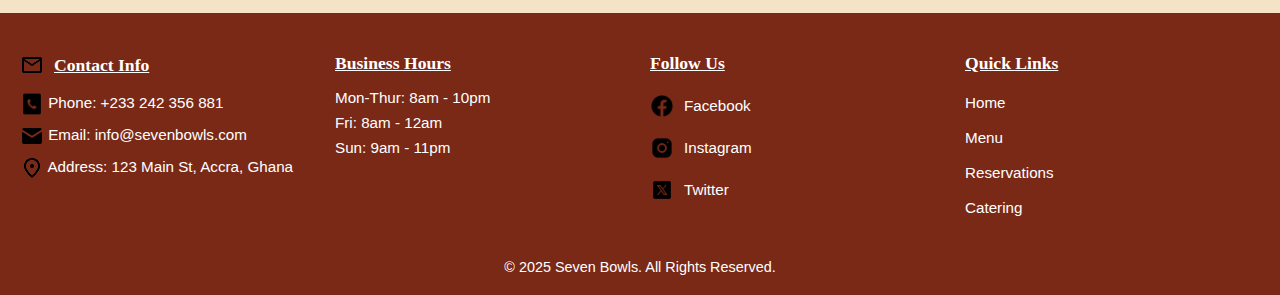
<file: Menu/Starter/starter.html>
<!DOCTYPE html>
<html lang="en">
<head>
    <meta charset="UTF-8">
    <meta name="viewport" content="width=device-width, initial-scale=1.0">
    <title>Seven Bowls Menu - Sample 2</title>
    <link rel="stylesheet" href="../../Menu/Starter/starter.css">
</head>

<body style="background-color:  #F5E3C8;">

     <header class="main-header">
        <div class="logo-container">
            <img src="../../HeroSection/Pictures/logo/loogoo.png" alt="Website Logo" class="logo">
            <p class="custom-font">Seven Bowls <br> </p>
        </div>
        
       

  <nav class="main-nav" autocomplete="off"> 
     <a href="../../Menu/Index/menu.html">MENUS</a>
     <a href="../../Reservations/index.html">RSESERVATIONS</a>
     <a href="../../C_E/cat.html">CATERING & EVENTS</a>
     <a href="../../Career/career.html">CAREERS</a>
     <a href="../../Menu/Index/menu.html">
      <button class="o-btn"> ORDER NOW </button>
      </a>
  </nav>
</header>
    <br>
    <br>
    <br>
    <br>
    <br>
    <br>
    
     
    <section class="menu-section">
        <h2 style="color: #7a2917;"><u>Starters</u></h2>
      <section class="menu-items">

        
        <div class="menu-item">
            <div class="food-image">
                <img src="../../Menu/Pictures/Starters/Kelewele.jpeg" alt="Kelewele">
            </div>
            <div class="food-info">
                <h3>Kelewele</h3>
                <p>Diced ripe plantains marinated in ginger, onions, and hot spices, fried to sweet and spicy perfection.</p>
                <span class="price">GH₵ 45.00</span>
                <button class="btn">ORDER NOW</button>
            </div>
        </div>

        <div class="menu-item reverse">
            <div class="food-image">
                <img src="../../Menu/Pictures/Starters/kebab.jpeg" alt="Kebab">
            </div>
            <div class="food-info">
                <h3>Kebab</h3>
                <p>Tender, marinated beef skewers grilled over an open flame and dusted with authentic spicy suya seasoning.</p>
                <span class="price">GH₵ 50.00</span>
                <button class="btn">ORDER NOW</button>
            </div>
        </div>

        <div class="menu-item">
            <div class="food-image">
                <img src="../../Menu/Pictures/Starters/meat_pie.jpeg" alt="meat_pie">
            </div>
            <div class="food-info">
                <h3>Meat Pie</h3>
                <p>Buttery, flaky pastry pockets generously filled with seasoned minced meat and savory vegetables.</p>
                <span class="price">GH₵ 40.00</span>
                <button class="btn">ORDER NOW</button>
            </div>
        </div>

        <div class="menu-item reverse">
            <div class="food-image">
                <img src="../../Menu/Pictures/Starters/plantain_chips.jpeg" alt="Plaintain Chips">
            </div>
            <div class="food-info">
                <h3>Plantain Chips</h3>
                <p>Crispy, thinly sliced green plantains fried to a golden crunch and lightly salted for the perfect snack.</p>
                <span class="price">GH₵ 50.00</span>
                <button class="btn">ORDER NOW</button>
            </div>
        </div>
        
        </section>
    </section>

       
<footer class="main-footer">
    <div class="footer-container">
        <!-- Contact Info -->
        <div class="footer-column">
            <h3>
                <img src="../../HeroSection/Pictures/icons/contact.png" alt="contact-info" class="contact-icon">
                <span><U>Contact Info</U></span>
            </h3>

            <p>
                <img src="../../HeroSection/Pictures/icons/icons8-phone-squared-30.png" alt="phone" class="contact-icon">
                <span>Phone: +233 242 356 881</span>
            </p>

             <p>
                <img src="../../HeroSection/Pictures/icons/icons8-mail-24.png" alt="phone" class="contact-icon">
                <span>Email: info@sevenbowls.com</span>
            </p>

             <p>
                <img src="../../HeroSection/Pictures/icons/address.png" alt="phone" class="contact-icon">
                <span>Address: 123 Main St, Accra, Ghana</span>
            </p>
        </div>

        <!-- Business Hours -->
        <div class="footer-column">
            <h3><u>Business Hours</u></h3>
            <p>Mon-Thur: 8am - 10pm</p>
            <p>Fri: 8am - 12am</p>
            <p>Sun: 9am - 11pm</p>
        </div>

        <!-- Social Media -->
        <!-- Social Media -->
       <div class="footer-column">
            <h3 style="text-align: center;"><u>Follow Us</u></h3>
            <p>
                <a href="#">
                    <img src="../../HeroSection/Pictures/icons/icons8-facebook-50.png" alt="Facebook" class="social-icon">
                    <span>Facebook</span>
                </a>
            </p>
            <p>
                <a href="#">
                    <img src="../../HeroSection/Pictures/icons/icons8-instagram-30.png" alt="Instagram" class="social-icon">
                    <span>Instagram</span>
                </a>
            </p>
            <p>
                <a href="#">
                    <img src="../../HeroSection/Pictures/icons/icons8-twitter-30.png" alt="Twitter" class="social-icon">
                    <span>Twitter</span>
                </a>
            </p>
        </div>

        <!-- ================= ABOUT SECTION (ADDED) ================= -->




        <!-- Quick Links -->
        <div class="footer-column">
            <h3><u>Quick Links</u></h3>
            <p><a href="../../index.html">Home</a></p>
            <p><a href="../../Menu/Index/menu.html">Menu</a></p>
            <p><a href="../../Reservations/index.html">Reservations</a></p>
            <p><a href="../../C_E/cat.html">Catering</a></p>
        </div>
    </div>

    <div class="footer-bottom">
        <p>&copy; 2025 Seven Bowls. All Rights Reserved.</p>
    </div>
</footer>
</body>
</html>
</file>
<file: Reservations/reserve.css>
html, body {
    margin: 0;
    padding: 0;
    box-sizing: border-box; /* ensures sizing includes padding/borders */
}

/* Header container */
.main-header {
    display: flex;
    justify-content: space-between;  /* logo left, nav right */
    align-items: center;             /* vertically center everything */
    padding: 10px 50px;              /* adjust padding as needed */
    width: 100%;
    position: fixed;
    top: 0;
    left: 0;
    background-color:#fff;               /* keeps elements in place */
    z-index: 10;
    box-sizing: border-box;
}


header {
    width: 100%;
    padding: 20px 0px;        /* spacing inside header */
    display: flex;
    justify-content: space-between; /* logo left, nav right */
    align-items: center;       /* perfectly vertical aligned */
    position: fixed;           /* stays on top when scrolling */
    top: 0;
    left: 0;
    background-color: transparent;   /* or transparent if you prefer */
    z-index: 100;
}

/* Logo + name container (left side) */
.logo-container {
    display: flex;
    align-items: center;
    gap: 10px;
}

/* LOGO */
.logo {
    height: 40px;   /* adjust to your preference */
    width: auto;    /* maintain aspect ratio */
}

/* Container for logo and name */
.logo-container {
    display: flex;
    align-items: center;   /* vertically center logo and text */
    gap: 10px;             /* space between logo and text */
}


/* Restaurant name using Permanent Marker */
.custom-font {
    font-family: 'Permanent Marker', cursive;
    font-size: 1rem;       /* adjust size to fit nicely with logo */
    color: #7A2917;        /* optional: brand color */
    line-height: 1.2;      /* better line spacing if name wraps */
}




/* Make the nav bar go to the top-right */
.main-nav {
    position: static;
    display: flex;
    align-items: center;
    gap: 10px;  /* i will come back */
    font-family: Arial, sans-serif; /* I will change the font */
    background-color: transparent;
}

/* Style the nav links */
.main-nav a {
    color: black;
    text-decoration: none;
    font-size: 14px;
    font-weight: 500;
}

/* Make the button look like a real CTA */
.main-nav .btn {
    background-color: #7A2917;  /* choose any restaurant-themed color */
    color: white;
    padding: 10px 18px;
    border: none;
    border-radius: 5px;
    cursor: pointer;
    font-weight: bold;
}

/* Add hover effects (professional touch) */
.main-nav a:hover {
    color: #7A2917;
}

.main-nav .btn:hover {
    opacity: 0.9;
}

h1, h2, h3, h4, h5, h6 {
    font-family: 'Permanent Marker', cursive;
}
/* ====================================
   RESERVATION FORM SECTION STYLING
   ==================================== */

/* Main form section container */

.form {
    max-width: 600px;
    margin: 80px auto;
    padding: 60px 40px;
    background-color: white;
    border-radius: 8px;
    box-shadow: 0 4px 20px rgba(122, 41, 23, 0.15);
}

/* Reason: Centers the form, adds breathing room with padding, white background 
   for contrast, subtle shadow using your brown color for depth and elegance */


/* Form heading */
.form h2 {
    color: #7a2917;
    text-align: center;
    margin-bottom: 15px;
}

/* Reason: Uses your primary brown color for emphasis, centers the heading, 
   creates visual hierarchy */


/* Form description paragraph */
.form p {
    color: #7a2917;
    text-align: center;
    margin-bottom: 40px;
    font-size: 1rem;
    line-height: 1.6;
}

/* Reason: Matches heading color for consistency, centers text, adds space 
   before form fields begin, improves readability with line-height */


/* Form element styling */
.form form {
    display: flex;
    flex-direction: column;
    gap: 20px;
}

/* Reason: Stacks form fields vertically, creates consistent spacing between 
   all form elements for better organization and visual flow */


/* Label styling */
.form label {
    color: #7a2917;
    font-weight: 600;
    font-size: 0.95rem;
    margin-bottom: 8px;
    display: block;
}

/* Reason: Makes labels stand out with your brown color, bold weight for 
   readability, ensures labels appear above inputs */


/* All input fields and textarea */
.form input,
.form textarea {
    width: 100%;
    padding: 12px 15px;
    border: 2px solid #f5e3c8;
    border-radius: 5px;
    font-size: 1rem;
    font-family: inherit;
    transition: all 0.3s ease;
    background-color: white;
}

/* Reason: Full width for better mobile experience, comfortable padding for 
   touch targets, border uses your beige color, smooth transitions for 
   interactive feel, inherits font for consistency */


/* Input focus state */
.form input:focus,
.form textarea:focus {
    outline: none;
    border-color: #7a2917;
    box-shadow: 0 0 0 3px rgba(122, 41, 23, 0.1);
}

/* Reason: Removes default browser outline, changes border to brown when active, 
   adds subtle glow effect for accessibility and visual feedback */


/* Placeholder text styling */
.form input::placeholder,
.form textarea::placeholder {
    color: #999;
    font-style: italic;
}

/* Reason: Makes placeholder text distinguishable from actual input, italic 
   style adds sophistication */


/* Textarea specific styling */
.form textarea {
    min-height: 120px;
    resize: vertical;
    font-family: inherit;
}

/* Reason: Provides adequate space for special requests, allows vertical 
   resizing only (maintains layout), ensures consistent typography */


/* Submit button styling */
.submit-btn {
    background-color: #7a2917;
    color: white;
    padding: 15px 30px;
    font-size: 1.1rem;
    font-weight: 600;
    border: none;
    border-radius: 5px;
    cursor: pointer;
    margin-top: 10px;
    transition: all 0.3s ease;
    text-transform: uppercase;
    letter-spacing: 1px;
}

/* Reason: Uses your primary brown color, white text for maximum contrast, 
   generous padding for easy clicking, uppercase and letter-spacing add 
   importance and African design aesthetic (bold, confident typography) */


/* Submit button hover effect */
.submit-btn:hover {
    background-color: #5a1f11;
    transform: translateY(-2px);
    box-shadow: 0 6px 20px rgba(122, 41, 23, 0.3);
}

/* Reason: Darkens button on hover for feedback, slight lift creates depth, 
   shadow reinforces the lifting effect */


/* Submit button active state */
.submit-btn:active {
    transform: translateY(0);
    box-shadow: 0 2px 10px rgba(122, 41, 23, 0.2);
}

/* Reason: Button "presses down" when clicked, provides tactile feedback */


/* Responsive design for smaller screens */
@media (max-width: 768px) {
    .form {
        margin: 40px 20px;
        padding: 40px 25px;
    }
    
    .form h2 {
        font-size: 2.2rem !important;
    }
}

/* Reason: Reduces spacing on mobile devices, adjusts heading size for smaller 
   screens, ensures form remains usable and attractive on all devices */

/* FOOTER BASE */
.main-footer {
    width: 100%;
    background-color: #7A2917;
    color: white;
    font-family: 'Montserrat', sans-serif;
    padding: 40px 20px 20px 20px;
}

/* Container for columns */
.footer-container {
    display: flex;
    flex-wrap: wrap;      /* allows wrapping on small screens */
    justify-content: space-between;
    gap: 20px;
}

/* Each column */
.footer-column {
    flex: 1;
    min-width: 180px;     /* ensures columns don't get too narrow */
}

/* Column headers */
.footer-column h3 {
    font-weight: bold;
    margin-bottom: 10px;
    font-size: 1.1rem;
}

/* Column content */
.footer-column p, .footer-column a {
    margin: 5px 0;
    color: white;
    text-decoration: none;
    font-size: 0.95rem;
}

.footer-column a:hover {
    text-decoration: underline;
}

/* Bottom copyright row */
.footer-bottom {
    text-align: center;
    margin-top: 30px;
    font-size: 0.9rem;
}

.footer-column h3 {
    margin-bottom: 15px;
}

.footer-column p {
    margin: 8px 0;
}

.footer-column a {
    display: inline-flex;
    align-items: center;
    gap: 10px;
    text-decoration: none;
    color: inherit;
    transition: opacity 0.3s ease;
}

.footer-column a:hover {
    opacity: 0.7;
}

.social-icon {
    width: 24px;
    height: 24px;
    object-fit: contain;
    flex-shrink: 0;
}


.footer-column a span {
    line-height: 1;
}

.footer-column h3 {
    display: flex;
    align-items: center;
    gap: 10px;
    margin-bottom: 15px;
}

.footer-column .contact-item  {
    display: flex;
    align-items: center;
    gap: 12px;
    margin-bottom: 10px;
    padding-left: 0;
}

 .footer-column .contact-icon  {
    width: 24px;
    height: 24px;
    flex-shrink: 0; /* Prevents icon from shrinking */
    object-fit: contain;
    display: inline-block;
    vertical-align: middle;
}

.footer-column .contact-item span {
    line-height: 1.5;
    display: inline-block;
    vertical-align: middle;
}

.footer-column p.contact-item {
    margin: 0 0 10px 0;
}

.centered-heading {
    text-align: center;
}
</file>
<file: C_E/cat.css>
* {
    margin: 0;
    padding: 0;
    box-sizing: border-box;
}

body {
    font-family: 'Montserrat', Arial, sans-serif;
    background-color: white;
    padding: 40px 20px;
}

html, body {
    margin: 0;
    padding: 0;
    box-sizing: border-box; /* ensures sizing includes padding/borders */
}

/* Header container */
.main-header {
    display: flex;
    justify-content: space-between;  /* logo left, nav right */
    align-items: center;             /* vertically center everything */
    padding: 10px 50px;              /* adjust padding as needed */
    width: 100%;
    position: fixed;
    top: 0;
    left: 0;
    background-color: white;               /* keeps elements in place */
    z-index: 10;
    box-sizing: border-box;
}


header {
    width: 100%;
    padding: 20px 0px;        /* spacing inside header */
    display: flex;
    justify-content: space-between; /* logo left, nav right */
    align-items: center;       /* perfectly vertical aligned */
    position: fixed;           /* stays on top when scrolling */
    top: 0;
    left: 0;
    background-color: transparent;   /* or transparent if you prefer */
    z-index: 100;
}

/* Logo + name container (left side) */
.logo-container {
    display: flex;
    align-items: center;
    gap: 10px;
}

/* LOGO */
.logo {
    height: 40px;   /* adjust to your preference */
    width: auto;    /* maintain aspect ratio */
}

/* Container for logo and name */
.logo-container {
    display: flex;
    align-items: center;   /* vertically center logo and text */
    gap: 10px;             /* space between logo and text */
}


/* Restaurant name using Permanent Marker */
.custom-font {
    font-family: 'Permanent Marker', cursive;
    font-size: 1rem;       /* adjust size to fit nicely with logo */
    color: #7A2917;        /* optional: brand color */
    line-height: 1.2;      /* better line spacing if name wraps */
}




/* Make the nav bar go to the top-right */
.main-nav {
    position: static;
    display: flex;
    align-items: center;
    gap: 10px;  /* i will come back */
    font-family: Arial, sans-serif; /* I will change the font */
    background-color: transparent;
}

/* Style the nav links */
.main-nav a {
    color: black;
    text-decoration: none;
    font-size: 14px;
    font-weight: 500;
}

/* Make the button look like a real CTA */
.main-nav .btn {
    background-color: #7A2917;  /* choose any restaurant-themed color */
    color: white;
    padding: 10px 18px;
    border: none;
    border-radius: 5px;
    cursor: pointer;
    font-weight: bold;
}

/* Add hover effects (professional touch) */
.main-nav a:hover {
    color: #7A2917;
}

.main-nav .btn:hover {
    opacity: 0.9;
}

/* Catering and Events Section Styling */

.column {
    display: flex;
    flex-wrap: wrap;
    justify-content: center;
    gap: 30px;
    padding: 40px 20px;
    background-color: #F5E3C8;
}

.card {
    background-color: #ffffff;
    width: 280px;
    border-radius: 8px;
    box-shadow: 0 4px 8px rgba(122, 41, 23, 0.2);
    overflow: hidden;
    transition: transform 0.3s ease, box-shadow 0.3s ease;
}

.card:hover {
    transform: translateY(-10px);
    box-shadow: 0 8px 16px rgba(122, 41, 23, 0.3);
}

.card img {
    width: 100%;
    height: 220px;
    object-fit: cover;
    display: block;
}

.container {
    padding: 20px;
    text-align: center;
    display: flex;
    flex-direction: column;
    flex-grow: 1;
}

.container h4 {
    margin: 0 0 12px 0;
    color: #7A2917;
    font-size: 22px;
    font-weight: bold;
    font-family: 'Permanent Marker', cursive;
}

.container p {
    margin: 0;
    color: #333333;
    font-size: 15px;
    line-height: 1.6;
    flex-grow: 1;
}

/* Responsive Design */
@media screen and (max-width: 768px) {
    .column {
        gap: 20px;
        padding: 30px 15px;
    }
    
    .card {
        width: 100%;
        max-width: 350px;
    }
}

.reservation-btn {
    background-color: #7A2917;
    color: #ffffff;
    border: none;
    padding: 12px 24px;
    font-size: 16px;
    font-weight: bold;
    border-radius: 5px;
    cursor: pointer;
    margin-top: 15px;
    transition: background-color 0.3s ease, transform 0.2s ease;
}

.reservation-btn:hover {
    background-color: #5a1f11;
    transform: scale(1.05);
}

.reservation-btn:active {
    transform: scale(0.98);
}


/* FOOTER BASE */
.main-footer {
    width: 100%;
    background-color: #7A2917;
    color: white;
    font-family: 'Montserrat', sans-serif;
    padding: 40px 20px 20px 20px;
}

/* Container for columns */
.footer-container {
    display: flex;
    flex-wrap: wrap;      /* allows wrapping on small screens */
    justify-content: space-between;
    gap: 20px;
}

/* Each column */
.footer-column {
    flex: 1;
    min-width: 180px;     /* ensures columns don't get too narrow */
}

/* Column headers */
.footer-column h3 {
    font-weight: bold;
    margin-bottom: 10px;
    font-size: 1.1rem;
}

/* Column content */
.footer-column p, .footer-column a {
    margin: 5px 0;
    color: white;
    text-decoration: none;
    font-size: 0.95rem;
}

.footer-column a:hover {
    text-decoration: underline;
}

/* Bottom copyright row */
.footer-bottom {
    text-align: center;
    margin-top: 30px;
    font-size: 0.9rem;
}

.footer-column h3 {
    margin-bottom: 15px;
}

.footer-column p {
    margin: 8px 0;
}

.footer-column a {
    display: inline-flex;
    align-items: center;
    gap: 10px;
    text-decoration: none;
    color: inherit;
    transition: opacity 0.3s ease;
}

.footer-column a:hover {
    opacity: 0.7;
}

.social-icon {
    width: 24px;
    height: 24px;
    object-fit: contain;
    flex-shrink: 0;
}


.footer-column a span {
    line-height: 1;
}

.footer-column h3 {
    display: flex;
    align-items: center;
    gap: 10px;
    margin-bottom: 15px;
}

.footer-column .contact-item  {
    display: flex;
    align-items: center;
    gap: 12px;
    margin-bottom: 10px;
    padding-left: 0;
}

 .footer-column .contact-icon  {
    width: 24px;
    height: 24px;
    flex-shrink: 0; /* Prevents icon from shrinking */
    object-fit: contain;
    display: inline-block;
    vertical-align: middle;
}

.footer-column .contact-item span {
    line-height: 1.5;
    display: inline-block;
    vertical-align: middle;
}

.footer-column p.contact-item {
    margin: 0 0 10px 0;
}

.centered-heading {
    text-align: center;
}
</file>
<file: Career/career.css>
* {
    margin: 0;
    padding: 0;
    box-sizing: border-box;
}

body {
    font-family: 'Montserrat', Arial, sans-serif;
    background-color: white;
    padding: 40px 20px;
}

html, body {
    margin: 0;
    padding: 0;
    box-sizing: border-box; /* ensures sizing includes padding/borders */
}

/* Header container */
.main-header {
    display: flex;
    justify-content: space-between;  /* logo left, nav right */
    align-items: center;             /* vertically center everything */
    padding: 10px 50px;              /* adjust padding as needed */
    width: 100%;
    position: fixed;
    top: 0;
    left: 0;
    background-color: white;               /* keeps elements in place */
    z-index: 10;
    box-sizing: border-box;
}


header {
    width: 100%;
    padding: 20px 0px;        /* spacing inside header */
    display: flex;
    justify-content: space-between; /* logo left, nav right */
    align-items: center;       /* perfectly vertical aligned */
    position: fixed;           /* stays on top when scrolling */
    top: 0;
    left: 0;
    background-color: transparent;   /* or transparent if you prefer */
    z-index: 100;
}

/* Logo + name container (left side) */
.logo-container {
    display: flex;
    align-items: center;
    gap: 10px;
}

/* LOGO */
.logo {
    height: 40px;   /* adjust to your preference */
    width: auto;    /* maintain aspect ratio */
}

/* Container for logo and name */
.logo-container {
    display: flex;
    align-items: center;   /* vertically center logo and text */
    gap: 10px;             /* space between logo and text */
}


/* Restaurant name using Permanent Marker */
.custom-font {
    font-family: 'Permanent Marker', cursive;
    font-size: 1rem;       /* adjust size to fit nicely with logo */
    color: #7A2917;        /* optional: brand color */
    line-height: 1.2;      /* better line spacing if name wraps */
}




/* Make the nav bar go to the top-right */
.main-nav {
    position: static;
    display: flex;
    align-items: center;
    gap: 10px;  /* i will come back */
    font-family: Arial, sans-serif; /* I will change the font */
    background-color: transparent;
}

/* Style the nav links */
.main-nav a {
    color: black;
    text-decoration: none;
    font-size: 14px;
    font-weight: 500;
}

/* Make the button look like a real CTA */
.main-nav .btn {
    background-color: #7A2917;  /* choose any restaurant-themed color */
    color: white;
    padding: 10px 18px;
    border: none;
    border-radius: 5px;
    cursor: pointer;
    font-weight: bold;
}

/* Add hover effects (professional touch) */
.main-nav a:hover {
    color: #7A2917;
}

.main-nav .btn:hover {
    opacity: 0.9;
}

* {
    margin: 0;
    padding: 0;
    box-sizing: border-box;
}

body {
    font-family: 'Arial', sans-serif;
    background-color: #fff;
    color: #7A2917;
}

/* Hero Section with Pattern */
.hero {
    background: linear-gradient(135deg, #7A2917 0%, #5a1f11 100%);
    color: #F5E3C8;
    text-align: center;
    padding: 100px 20px;
    position: relative;
    overflow: hidden;
}

.hero::before {
    content: '';
    position: absolute;
    top: 0;
    left: 0;
    right: 0;
    bottom: 0;
    background-image: repeating-linear-gradient(45deg, transparent, transparent 35px, rgba(245, 227, 200, 0.05) 35px, rgba(245, 227, 200, 0.05) 70px);
    pointer-events: none;
}

.hero-content {
    position: relative;
    z-index: 1;
}

.hero h1 {
    font-size: 3.5em;
    margin-bottom: 20px;
    font-weight: bold;
}

.hero p {
    font-size: 1.4em;
    max-width: 700px;
    margin: 0 auto;
}

/* Container */
.container {
    max-width: 1100px;
    margin: 0 auto;
    padding: 20px;
}

/* About Section - Side by Side */
.about-section {
    display: grid;
    grid-template-columns: 1fr 1fr;
    gap: 40px;
    padding: 80px 20px;
    align-items: center;
}

.about-content h2 {
    font-size: 2.5em;
    margin-bottom: 25px;
    color: #7A2917;
}

.about-content p {
    font-size: 1.1em;
    line-height: 1.8;
    color: #7A2917;
}

.about-visual {
    background-color: #F5E3C8;
    padding: 60px;
    border-radius: 15px;
    text-align: center;
    font-size: 4em;
}

/* Positions Section - Card Style */
.positions-section {
    background-color: #F5E3C8;
    padding: 80px 20px;
}

.positions-section h2 {
    font-size: 2.5em;
    margin-bottom: 50px;
    text-align: center;
    color: #7A2917;
}

.positions-container {
    display: grid;
    grid-template-columns: repeat(2, 1fr);
    gap: 30px;
    max-width: 1100px;
    margin: 0 auto;
}

.position-box {
    background-color: #fff;
    padding: 40px;
    border-radius: 15px;
    box-shadow: 0 8px 20px rgba(122, 41, 23, 0.15);
    transition: all 0.3s;
}

.position-box:hover {
    transform: translateY(-10px);
    box-shadow: 0 12px 30px rgba(122, 41, 23, 0.25);
}

.position-box h3 {
    font-size: 1.8em;
    margin-bottom: 15px;
    color: #7A2917;
}

.position-box p {
    font-size: 1em;
    line-height: 1.7;
    margin-bottom: 25px;
    color: #7A2917;
}

.apply-btn {
    background-color: #7A2917;
    color: #F5E3C8;
    padding: 14px 35px;
    border: none;
    border-radius: 25px;
    cursor: pointer;
    font-size: 1em;
    font-weight: bold;
    transition: all 0.3s;
}

.apply-btn:hover {
    background-color: #5a1f11;
    transform: scale(1.05);
}

/* Benefits Section - Icon Style */
.benefits-section {
    padding: 80px 20px;
    background-color: #fff;
}

.benefits-section h2 {
    font-size: 2.5em;
    margin-bottom: 50px;
    text-align: center;
    color: #7A2917;
}

.benefits-container {
    display: grid;
    grid-template-columns: repeat(4, 1fr);
    gap: 30px;
    max-width: 1100px;
    margin: 0 auto;
}

.benefit-box {
    text-align: center;
    padding: 30px 20px;
    background-color: #F5E3C8;
    border-radius: 15px;
    transition: transform 0.3s;
}

.benefit-box:hover {
    transform: translateY(-5px);
}

.benefit-icon {
    font-size: 3em;
    margin-bottom: 20px;
}
h1, h2, h3, h4, h5, h6 {
    font-family: 'Permanent Marker', cursive;
}



.benefit-box h3 {
    font-size: 1.3em;
    margin-bottom: 15px;
    color: #7A2917;
    font-family: 'Permanent Marker', cursive;
}

.benefit-box p {
    font-size: 0.95em;
    line-height: 1.6;
    color: #7A2917;
}

/* Application Form - Modern Style */
.form-section {
    background: linear-gradient(135deg, #7A2917 0%, #5a1f11 100%);
    padding: 80px 20px;
    color: #F5E3C8;
}

.form-section h2 {
    font-size: 2.5em;
    margin-bottom: 50px;
    text-align: center;
}

.application-form {
    max-width: 800px;
    margin: 0 auto;
    background-color: #fff;
    padding: 50px;
    border-radius: 15px;
}

.form-row {
    display: grid;
    grid-template-columns: 1fr 1fr;
    gap: 25px;
    margin-bottom: 25px;
}

.form-group {
    margin-bottom: 25px;
}

.form-group label {
    display: block;
    margin-bottom: 10px;
    font-weight: bold;
    color: #7A2917;
    font-size: 1em;
}

.form-group input,
.form-group select,
.form-group textarea {
    width: 100%;
    padding: 14px;
    border: 2px solid #F5E3C8;
    border-radius: 8px;
    font-size: 1em;
    font-family: 'Arial', sans-serif;
    background-color: #F5E3C8;
    color: #7A2917;
}

.form-group input:focus,
.form-group select:focus,
.form-group textarea:focus {
    outline: none;
    border-color: #7A2917;
    background-color: #fff;
}

.form-group textarea {
    resize: vertical;
    min-height: 130px;
}

.file-upload-wrapper {
    border: 3px dashed #7A2917;
    border-radius: 8px;
    padding: 40px;
    text-align: center;
    background-color: #F5E3C8;
    cursor: pointer;
    transition: all 0.3s;
}

.file-upload-wrapper:hover {
    background-color: #e8d4b5;
    border-color: #5a1f11;
}

.file-upload-wrapper input[type="file"] {
    display: none;
}

.file-upload-text {
    color: #7A2917;
    font-size: 1.1em;
    font-weight: bold;
}

.submit-btn {
    background-color: #7A2917;
    color: #F5E3C8;
    padding: 16px 60px;
    border: none;
    border-radius: 25px;
    cursor: pointer;
    font-size: 1.2em;
    font-weight: bold;
    width: 100%;
    transition: all 0.3s;
    margin-top: 30px;
}

.submit-btn:hover {
    background-color: #5a1f11;
    transform: scale(1.02);
}

/* CTA Section */
.cta-section {
    text-align: center;
    padding: 60px 20px;
    background-color: #F5E3C8;
}

.cta-section h2 {
    font-size: 2.2em;
    margin-bottom: 20px;
    color: #7A2917;
}

.cta-section p {
    font-size: 1.2em;
    color: #7A2917;
}

@media (max-width: 768px) {
    .about-section {
        grid-template-columns: 1fr;
    }
    .positions-container {
        grid-template-columns: 1fr;
    }
    .benefits-container {
        grid-template-columns: 1fr 1fr;
    }
    .form-row {
        grid-template-columns: 1fr;
    }
}

/* FOOTER BASE */
.main-footer {
    width: 100%;
    background-color: #7A2917;
    color: white;
    font-family: 'Montserrat', sans-serif;
    padding: 40px 20px 20px 20px;
}

/* Container for columns */
.footer-container {
    display: flex;
    flex-wrap: wrap;      /* allows wrapping on small screens */
    justify-content: space-between;
    gap: 20px;
}

/* Each column */
.footer-column {
    flex: 1;
    min-width: 180px;     /* ensures columns don't get too narrow */
}

/* Column headers */
.footer-column h3 {
    font-weight: bold;
    margin-bottom: 10px;
    font-size: 1.1rem;
}

/* Column content */
.footer-column p, .footer-column a {
    margin: 5px 0;
    color: white;
    text-decoration: none;
    font-size: 0.95rem;
}

.footer-column a:hover {
    text-decoration: underline;
}

/* Bottom copyright row */
.footer-bottom {
    text-align: center;
    margin-top: 30px;
    font-size: 0.9rem;
}

.footer-column h3 {
    margin-bottom: 15px;
}

.footer-column p {
    margin: 8px 0;
}

.footer-column a {
    display: inline-flex;
    align-items: center;
    gap: 10px;
    text-decoration: none;
    color: inherit;
    transition: opacity 0.3s ease;
}

.footer-column a:hover {
    opacity: 0.7;
}

.social-icon {
    width: 24px;
    height: 24px;
    object-fit: contain;
    flex-shrink: 0;
}


.footer-column a span {
    line-height: 1;
}

.footer-column h3 {
    display: flex;
    align-items: center;
    gap: 10px;
    margin-bottom: 15px;
}

.footer-column .contact-item  {
    display: flex;
    align-items: center;
    gap: 12px;
    margin-bottom: 10px;
    padding-left: 0;
}

 .footer-column .contact-icon  {
    width: 24px;
    height: 24px;
    flex-shrink: 0; /* Prevents icon from shrinking */
    object-fit: contain;
    display: inline-block;
    vertical-align: middle;
}

.footer-column .contact-item span {
    line-height: 1.5;
    display: inline-block;
    vertical-align: middle;
}

.footer-column p.contact-item {
    margin: 0 0 10px 0;
}

.centered-heading {
    text-align: center;
}
</file>
<file: Menu/Desserts/desserts.css>
* {
    margin: 0;
    padding: 0;
    box-sizing: border-box;
}

body {
    font-family: 'Montserrat', Arial, sans-serif;
    background-color: white;
    padding: 40px 20px;
}

html, body {
    margin: 0;
    padding: 0;
    box-sizing: border-box; /* ensures sizing includes padding/borders */
}

/* Header container */
.main-header {
    display: flex;
    justify-content: space-between;  /* logo left, nav right */
    align-items: center;             /* vertically center everything */
    padding: 10px 50px;              /* adjust padding as needed */
    width: 100%;
    position: fixed;
    top: 0;
    left: 0;
    background-color: white;               /* keeps elements in place */
    z-index: 10;
    box-sizing: border-box;
}


header {
    width: 100%;
    padding: 20px 0px;        /* spacing inside header */
    display: flex;
    justify-content: space-between; /* logo left, nav right */
    align-items: center;       /* perfectly vertical aligned */
    position: fixed;           /* stays on top when scrolling */
    top: 0;
    left: 0;
    background-color: transparent;   /* or transparent if you prefer */
    z-index: 100;
}

/* Logo + name container (left side) */
.logo-container {
    display: flex;
    align-items: center;
    gap: 10px;
}

/* LOGO */
.logo {
    height: 40px;   /* adjust to your preference */
    width: auto;    /* maintain aspect ratio */
}

/* Container for logo and name */
.logo-container {
    display: flex;
    align-items: center;   /* vertically center logo and text */
    gap: 10px;             /* space between logo and text */
}


/* Restaurant name using Permanent Marker */
.custom-font {
    font-family: 'Permanent Marker', cursive;
    font-size: 1rem;       /* adjust size to fit nicely with logo */
    color: #7A2917;        /* optional: brand color */
    line-height: 1.2;      /* better line spacing if name wraps */
}




/* Make the nav bar go to the top-right */
.main-nav {
    position: static;
    display: flex;
    align-items: center;
    gap: 10px;  /* i will come back */
    font-family: Arial, sans-serif; /* I will change the font */
    background-color: transparent;
}

/* Style the nav links */
.main-nav a {
    color: black;
    text-decoration: none;
    font-size: 14px;
    font-weight: 500;
}

/* Make the button look like a real CTA */
.main-nav .btn {
    background-color: #7A2917;  /* choose any restaurant-themed color */
    color: white;
    padding: 10px 18px;
    border: none;
    border-radius: 5px;
    cursor: pointer;
    font-weight: bold;
}

h1, h2, h3, h4, h5, h6 {
    font-family: 'Permanent Marker', cursive;
}

/* Add hover effects (professional touch) */
.main-nav a:hover {
    color: #7A2917;
}

.main-nav .o-btn:hover {
    opacity: 0.9;
}

.o-btn {
    background-color: #7A2917;
    color: #ffffff;
    border: none;
    padding: 12px 30px;
    font-size: 15px;
    font-weight: bold;
    border-radius: 5px;
    cursor: pointer;
    margin-top: 0;
    margin-left: 0;
    margin-right: 0;
    display: inline-block;
    transition: background-color 0.3s ease;
}

.o-btn:hover {
    background-color: #5a1f11;
    opacity: 0.9;
}

.btn {
    background-color: #7A2917;
    color: #ffffff;
    border: none;
    padding: 12px 30px;
    font-size: 15px;
    font-weight: bold;
    border-radius: 5px;
    cursor: pointer;
    margin-top: 15px;
    margin-left: auto;
    margin-right: auto;
    display: block;
    transition: background-color 0.3s ease;
    animation: heartbeat 1.5s ease-in-out infinite;
}

.btn:hover {
    background-color: #5a1f11;
    animation-play-state: paused;
}


@keyframes heartbeat {
    from {
        transform: scale(1);
        transform-origin: center center;
        animation-timing-function: ease-out;
    }
    10% {
        transform: scale(0.91);
        animation-timing-function: ease-in;
    }
    17% {
        transform: scale(0.98);
        animation-timing-function: ease-out;
    }
    33% {
        transform: scale(0.87);
        animation-timing-function: ease-in;
    }
    45% {
        transform: scale(1);
        animation-timing-function: ease-out;
    }
}

/* Safari and older browsers */
@-webkit-keyframes heartbeat {
    from {
        -webkit-transform: scale(1);
        transform: scale(1);
        -webkit-transform-origin: center center;
        transform-origin: center center;
        -webkit-animation-timing-function: ease-out;
        animation-timing-function: ease-out;
    }
    10% {
        -webkit-transform: scale(0.91);
        transform: scale(0.91);
        -webkit-animation-timing-function: ease-in;
        animation-timing-function: ease-in;
    }
    17% {
        -webkit-transform: scale(0.98);
        transform: scale(0.98);
        -webkit-animation-timing-function: ease-out;
        animation-timing-function: ease-out;
    }
    33% {
        -webkit-transform: scale(0.87);
        transform: scale(0.87);
        -webkit-animation-timing-function: ease-in;
        animation-timing-function: ease-in;
    }
    45% {
        -webkit-transform: scale(1);
        transform: scale(1);
        -webkit-animation-timing-function: ease-out;
        animation-timing-function: ease-out;
    }
}

.menu-section {
    max-width: 1000px;
    margin: 0 auto;
}

.menu-section h2 {
    text-align: center;
    color: #7a2917;
    font-size: 3rem;
    margin-bottom: 50px;
}

.menu-item {
    display: flex;
    margin-bottom: 50px;
    gap: 40px;
    align-items: center;
    text-align: center;
}

.menu-item.reverse {
    flex-direction: row-reverse;
}

.food-image {
    flex: 0 0 400px;
    height: 300px;
    border-radius: 12px;
    overflow: hidden;
    box-shadow: 0 4px 20px rgba(122, 41, 23, 0.15);
}

.food-image img {
    width: 100%;
    height: 100%;
    object-fit: cover;
    transition: transform 0.3s ease;
}

.food-image img:hover {
    transform: scale(1.05);
}

.food-info {
    flex: 1;
}

.food-info h3 {
    color: #7a2917;
    font-size: 2rem;
    margin-bottom: 15px;
}

.food-info p {
    color: #555;
    font-size: 1.05rem;
    line-height: 1.7;
    margin-bottom: 20px;
}

.price {
    display: inline-block;
    background-color: #f5e3c8;
    color: #7a2917;
    font-size: 1.6rem;
    font-weight: 600;
    padding: 10px 25px;
    border-radius: 25px;
}

@media (max-width: 768px) {
    .menu-item,
    .menu-item.reverse {
        flex-direction: column;
    }
    
    .food-image {
        flex: none;
        width: 100%;
    }
}



/* FOOTER BASE */
.main-footer {
    width: 100%;
    background-color: #7A2917;
    color: white;
    font-family: 'Montserrat', sans-serif;
    padding: 40px 20px 20px 20px;
}

/* Container for columns */
.footer-container {
    display: flex;
    flex-wrap: wrap;      /* allows wrapping on small screens */
    justify-content: space-between;
    gap: 20px;
}

/* Each column */
.footer-column {
    flex: 1;
    min-width: 180px;     /* ensures columns don't get too narrow */
}

/* Column headers */
.footer-column h3 {
    font-weight: bold;
    margin-bottom: 10px;
    font-size: 1.1rem;
}

/* Column content */
.footer-column p, .footer-column a {
    margin: 5px 0;
    color: white;
    text-decoration: none;
    font-size: 0.95rem;
}

.footer-column a:hover {
    text-decoration: underline;
}

/* Bottom copyright row */
.footer-bottom {
    text-align: center;
    margin-top: 30px;
    font-size: 0.9rem;
}

.footer-column h3 {
    margin-bottom: 15px;
}

.footer-column p {
    margin: 8px 0;
}

.footer-column a {
    display: inline-flex;
    align-items: center;
    gap: 10px;
    text-decoration: none;
    color: inherit;
    transition: opacity 0.3s ease;
}

.footer-column a:hover {
    opacity: 0.7;
}

.social-icon {
    width: 24px;
    height: 24px;
    object-fit: contain;
    flex-shrink: 0;
}


.footer-column a span {
    line-height: 1;
}

.footer-column h3 {
    display: flex;
    align-items: center;
    gap: 10px;
    margin-bottom: 15px;
}

.footer-column .contact-item  {
    display: flex;
    align-items: center;
    gap: 12px;
    margin-bottom: 10px;
    padding-left: 0;
}

 .footer-column .contact-icon  {
    width: 24px;
    height: 24px;
    flex-shrink: 0; /* Prevents icon from shrinking */
    object-fit: contain;
    display: inline-block;
    vertical-align: middle;
}

.footer-column .contact-item span {
    line-height: 1.5;
    display: inline-block;
    vertical-align: middle;
}

.footer-column p.contact-item {
    margin: 0 0 10px 0;
}

.centered-heading {
    text-align: center;
}
</file>
<file: Menu/Drinks/drinks.css>
* {
    margin: 0;
    padding: 0;
    box-sizing: border-box;
}

body {
    font-family: 'Montserrat', Arial, sans-serif;
    background-color: white;
    padding: 40px 20px;
}

html, body {
    margin: 0;
    padding: 0;
    box-sizing: border-box; /* ensures sizing includes padding/borders */
}

/* Header container */
.main-header {
    display: flex;
    justify-content: space-between;  /* logo left, nav right */
    align-items: center;             /* vertically center everything */
    padding: 10px 50px;              /* adjust padding as needed */
    width: 100%;
    position: fixed;
    top: 0;
    left: 0;
    background-color: white;               /* keeps elements in place */
    z-index: 10;
    box-sizing: border-box;
}


header {
    width: 100%;
    padding: 20px 0px;        /* spacing inside header */
    display: flex;
    justify-content: space-between; /* logo left, nav right */
    align-items: center;       /* perfectly vertical aligned */
    position: fixed;           /* stays on top when scrolling */
    top: 0;
    left: 0;
    background-color: transparent;   /* or transparent if you prefer */
    z-index: 100;
}

/* Logo + name container (left side) */
.logo-container {
    display: flex;
    align-items: center;
    gap: 10px;
}

/* LOGO */
.logo {
    height: 40px;   /* adjust to your preference */
    width: auto;    /* maintain aspect ratio */
}

/* Container for logo and name */
.logo-container {
    display: flex;
    align-items: center;   /* vertically center logo and text */
    gap: 10px;             /* space between logo and text */
}


/* Restaurant name using Permanent Marker */
.custom-font {
    font-family: 'Permanent Marker', cursive;
    font-size: 1rem;       /* adjust size to fit nicely with logo */
    color: #7A2917;        /* optional: brand color */
    line-height: 1.2;      /* better line spacing if name wraps */
}




/* Make the nav bar go to the top-right */
.main-nav {
    position: static;
    display: flex;
    align-items: center;
    gap: 10px;  /* i will come back */
    font-family: Arial, sans-serif; /* I will change the font */
    background-color: transparent;
}

/* Style the nav links */
.main-nav a {
    color: black;
    text-decoration: none;
    font-size: 14px;
    font-weight: 500;
}

/* Make the button look like a real CTA */
.main-nav .btn {
    background-color: #7A2917;  /* choose any restaurant-themed color */
    color: white;
    padding: 10px 18px;
    border: none;
    border-radius: 5px;
    cursor: pointer;
    font-weight: bold;
}

/* Add hover effects (professional touch) */
.main-nav a:hover {
    color: #7A2917;
}

.main-nav .btn:hover {
    opacity: 0.9;
}


.menu-section {
    max-width: 1000px;
    margin: 0 auto;
}

.menu-section h2 {
    text-align: center;
    color: #7a2917;
    font-size: 3rem;
    margin-bottom: 50px;
}

.menu-item {
    display: flex;
    margin-bottom: 50px;
    gap: 40px;
    align-items: center;
    text-align: center;
}

.menu-item.reverse {
    flex-direction: row-reverse;
}

.food-image {
    flex: 0 0 400px;
    height: 300px;
    border-radius: 12px;
    overflow: hidden;
    box-shadow: 0 4px 20px rgba(122, 41, 23, 0.15);
}

.food-image img {
    width: 100%;
    height: 100%;
    object-fit: cover;
    transition: transform 0.3s ease;
}

.food-image img:hover {
    transform: scale(1.05);
}

.food-info {
    flex: 1;
}

.food-info h3 {
    color: #7a2917;
    font-size: 2rem;
    margin-bottom: 15px;
}

.food-info p {
    color: #555;
    font-size: 1.05rem;
    line-height: 1.7;
    margin-bottom: 20px;
}

.price {
    display: inline-block;
    background-color: #f5e3c8;
    color: #7a2917;
    font-size: 1.6rem;
    font-weight: 600;
    padding: 10px 25px;
    border-radius: 25px;
}


.o-btn {
    background-color: #7A2917;
    color: #ffffff;
    border: none;
    padding: 12px 30px;
    font-size: 15px;
    font-weight: bold;
    border-radius: 5px;
    cursor: pointer;
    margin-top: 0;
    margin-left: 0;
    margin-right: 0;
    display: inline-block;
    transition: background-color 0.3s ease;
}

.o-btn:hover {
    background-color: #5a1f11;
    opacity: 0.9;
}

h1, h2, h3, h4, h5, h6 {
    font-family: 'Permanent Marker', cursive;
}

.btn {
    background-color: #7A2917;
    color: #ffffff;
    border: none;
    padding: 12px 30px;
    font-size: 15px;
    font-weight: bold;
    border-radius: 5px;
    cursor: pointer;
    margin-top: 15px;
    margin-left: auto;
    margin-right: auto;
    display: block;
    transition: background-color 0.3s ease;
    animation: heartbeat 1.5s ease-in-out infinite;
}

.btn:hover {
    background-color: #5a1f11;
    animation-play-state: paused;
}


@keyframes heartbeat {
    from {
        transform: scale(1);
        transform-origin: center center;
        animation-timing-function: ease-out;
    }
    10% {
        transform: scale(0.91);
        animation-timing-function: ease-in;
    }
    17% {
        transform: scale(0.98);
        animation-timing-function: ease-out;
    }
    33% {
        transform: scale(0.87);
        animation-timing-function: ease-in;
    }
    45% {
        transform: scale(1);
        animation-timing-function: ease-out;
    }
}

/* Safari and older browsers */
@-webkit-keyframes heartbeat {
    from {
        -webkit-transform: scale(1);
        transform: scale(1);
        -webkit-transform-origin: center center;
        transform-origin: center center;
        -webkit-animation-timing-function: ease-out;
        animation-timing-function: ease-out;
    }
    10% {
        -webkit-transform: scale(0.91);
        transform: scale(0.91);
        -webkit-animation-timing-function: ease-in;
        animation-timing-function: ease-in;
    }
    17% {
        -webkit-transform: scale(0.98);
        transform: scale(0.98);
        -webkit-animation-timing-function: ease-out;
        animation-timing-function: ease-out;
    }
    33% {
        -webkit-transform: scale(0.87);
        transform: scale(0.87);
        -webkit-animation-timing-function: ease-in;
        animation-timing-function: ease-in;
    }
    45% {
        -webkit-transform: scale(1);
        transform: scale(1);
        -webkit-animation-timing-function: ease-out;
        animation-timing-function: ease-out;
    }
}
@media (max-width: 768px) {
    .menu-item,
    .menu-item.reverse {
        flex-direction: column;
    }
    
    .food-image {
        flex: none;
        width: 100%;
    }
}



/* FOOTER BASE */
.main-footer {
    width: 100%;
    background-color: #7A2917;
    color: white;
    font-family: 'Montserrat', sans-serif;
    padding: 40px 20px 20px 20px;
}

/* Container for columns */
.footer-container {
    display: flex;
    flex-wrap: wrap;      /* allows wrapping on small screens */
    justify-content: space-between;
    gap: 20px;
}

/* Each column */
.footer-column {
    flex: 1;
    min-width: 180px;     /* ensures columns don't get too narrow */
}

/* Column headers */
.footer-column h3 {
    font-weight: bold;
    margin-bottom: 10px;
    font-size: 1.1rem;
}

/* Column content */
.footer-column p, .footer-column a {
    margin: 5px 0;
    color: white;
    text-decoration: none;
    font-size: 0.95rem;
}

.footer-column a:hover {
    text-decoration: underline;
}

/* Bottom copyright row */
.footer-bottom {
    text-align: center;
    margin-top: 30px;
    font-size: 0.9rem;
}

.footer-column h3 {
    margin-bottom: 15px;
}

.footer-column p {
    margin: 8px 0;
}

.footer-column a {
    display: inline-flex;
    align-items: center;
    gap: 10px;
    text-decoration: none;
    color: inherit;
    transition: opacity 0.3s ease;
}

.footer-column a:hover {
    opacity: 0.7;
}

.social-icon {
    width: 24px;
    height: 24px;
    object-fit: contain;
    flex-shrink: 0;
}


.footer-column a span {
    line-height: 1;
}

.footer-column h3 {
    display: flex;
    align-items: center;
    gap: 10px;
    margin-bottom: 15px;
}

.footer-column .contact-item  {
    display: flex;
    align-items: center;
    gap: 12px;
    margin-bottom: 10px;
    padding-left: 0;
}

 .footer-column .contact-icon  {
    width: 24px;
    height: 24px;
    flex-shrink: 0; /* Prevents icon from shrinking */
    object-fit: contain;
    display: inline-block;
    vertical-align: middle;
}

.footer-column .contact-item span {
    line-height: 1.5;
    display: inline-block;
    vertical-align: middle;
}

.footer-column p.contact-item {
    margin: 0 0 10px 0;
}

.centered-heading {
    text-align: center;
}
</file>
<file: Menu/Index/menu.css>
html, body {
    margin: 0;
    padding: 0;
    box-sizing: border-box; /* ensures sizing includes padding/borders */
}

/* Header container */
.main-header {
    display: flex;
    justify-content: space-between;  /* logo left, nav right */
    align-items: center;             /* vertically center everything */
    padding: 10px 50px;              /* adjust padding as needed */
    width: 100%;
    position: fixed;
    top: 0;
    left: 0;
    background-color: white;               /* keeps elements in place */
    z-index: 10;
    box-sizing: border-box;
}


header {
    width: 100%;
    padding: 20px 0px;        /* spacing inside header */
    display: flex;
    justify-content: space-between; /* logo left, nav right */
    align-items: center;       /* perfectly vertical aligned */
    position: fixed;           /* stays on top when scrolling */
    top: 0;
    left: 0;
    background-color: transparent;   /* or transparent if you prefer */
    z-index: 100;
}

/* Logo + name container (left side) */
.logo-container {
    display: flex;
    align-items: center;
    gap: 10px;
}

/* LOGO */
.logo {
    height: 40px;   /* adjust to your preference */
    width: auto;    /* maintain aspect ratio */
}

/* Container for logo and name */
.logo-container {
    display: flex;
    align-items: center;   /* vertically center logo and text */
    gap: 10px;             /* space between logo and text */
}


/* Restaurant name using Permanent Marker */
.custom-font {
    font-family: 'Permanent Marker', cursive;
    font-size: 1rem;       /* adjust size to fit nicely with logo */
    color: #7A2917;        /* optional: brand color */
    line-height: 1.2;      /* better line spacing if name wraps */
}




/* Make the nav bar go to the top-right */
.main-nav {
    position: static;
    display: flex;
    align-items: center;
    gap: 10px;  /* i will come back */
    font-family: Arial, sans-serif; /* I will change the font */
    background-color: transparent;
}

/* Style the nav links */
.main-nav a {
    color: black;
    text-decoration: none;
    font-size: 14px;
    font-weight: 500;
}

/* Make the button look like a real CTA */
.main-nav .btn {
    background-color: #7A2917;  /* choose any restaurant-themed color */
    color: white;
    padding: 10px 18px;
    border: none;
    border-radius: 5px;
    cursor: pointer;
    font-weight: bold;
}

/* Add hover effects (professional touch) */
.main-nav a:hover {
    color: #7A2917;
}

.main-nav .btn:hover {
    opacity: 0.9;
}

.topic {
    text-align: center;
    padding: 50px 20px;
    background-color: #F5E3C8;  /* soft warm highlight */
    border-radius: 12px;
    margin: 10px 0;
}

.topic h2 {
    font-size: 2.5rem;
    color: #7A2917;  /* main restaurant color */
    margin-bottom: 15px;
    font-weight: 700;
    letter-spacing: 1px;
}

.topic p {
    font-size: 1.2rem;
    color: #7A2917;
    width: 70%;
    margin: auto;
    line-height: 1.6;
    opacity: 0.9;
}


/* --- Layout Wrapper --- */
.menu-container {
    display: flex;
    justify-content: space-between;
    align-items: flex-start;
    gap: 40px;
    padding: 40px;
    background-color: #F5E3C8; /* Soft warm background */
}

/* --- Slideshow Section --- */
.slideshow {
    width: 65%;
    overflow: hidden;
    border-radius: 10px;
    background-color:transparent;
    padding: 10px;
}

.slide-track {
    display: flex;
    width: calc(250px * 10);
    animation: scroll 30s linear infinite;
}

.slide {
    width: 250px;
    height: 350px;
    margin-right: 20px;
}

.slide img {
    width: 100%;
    height: 100%;
    object-fit: cover;
    border-radius: 12px;
}

/* --- Slideshow Animation --- */
@keyframes scroll {
    0% { transform: translateX(0); }
    100% { transform: translateX(-50%); }
}

/* --- Vertical Divider Line --- */
.divider {
    width: 2px;
    background-color: #7A2917;
    height: 350px;
    border-radius: 20px;
}

/* --- Category Buttons Section --- */
.categories {
    display: flex;
    flex-direction: column;
    gap: 20px;
    width: 25%;
}

.categories a button {
    width: 100%;
    padding: 15px 20px;
    background-color: #7A2917;
    color: #fff;
    border: none;
    border-radius: 10px;
    font-size: 1.1rem;
    cursor: pointer;
    transition: 0.3s ease-in-out;
}

.categories a button:hover {
    background-color: #5a1f12;
    transform: translateY(-3px) scale(1);

}


/* Apply animation to each button with staggered delays */
.categories a:nth-child(1) button {
    animation: puff-in-center 0.4s cubic-bezier(0.470, 0.000, 0.745, 0.715) 0.1s backwards;
}

.categories a:nth-child(2) button {
    animation: puff-in-center 0.5s cubic-bezier(0.470, 0.000, 0.745, 0.715) 0.2s backwards;
}

.categories a:nth-child(3) button {
    animation: puff-in-center 0.5s cubic-bezier(0.470, 0.000, 0.745, 0.715) 0.3s backwards;
}

.categories a:nth-child(4) button {
    animation: puff-in-center 0.5s cubic-bezier(0.470, 0.000, 0.745, 0.715) 0.4s backwards;
}

.categories a:nth-child(5) button {
    animation: puff-in-center 0.5s cubic-bezier(0.470, 0.000, 0.745, 0.715) 0.5s backwards;
}

/* Keyframes for the puff-in-center animation */
@keyframes puff-in-center {
    0% {
        transform: scale(1.1);
        filter: blur(4px);
        opacity: 0;
    }
    100% {
        transform: scale(1);
        filter: blur(0px);
        opacity: 1;
    }
}

h1, h2, h3, h4, h5, h6 {
    font-family: 'Permanent Marker', cursive;
}

/* Safari/older browser support */
@-webkit-keyframes puff-in-center {
    0% {
        -webkit-transform: scale(2);
        transform: scale(2);
        -webkit-filter: blur(0px);
        filter: blur(1px);
        opacity: 0;
    }
    100% {
        -webkit-transform: scale(1);
        transform: scale(1);
        -webkit-filter: blur(0px);
        filter: blur(0px);
        opacity: 1;
    }
}

/* --- Responsive --- */
@media(max-width: 900px) {
    .menu-container {
        flex-direction: column;
        gap: 20px;
    }

    .divider {
        display: none;
    }

    .slideshow {
        width: 100%;
    }

    .categories {
        width: 100%;
    }
}


/* FOOTER BASE */
.main-footer {
    width: 100%;
    background-color: #7A2917;
    color: white;
    font-family: 'Montserrat', sans-serif;
    padding: 40px 20px 20px 20px;
}

/* Container for columns */
.footer-container {
    display: flex;
    flex-wrap: wrap;      /* allows wrapping on small screens */
    justify-content: space-between;
    gap: 20px;
}

/* Each column */
.footer-column {
    flex: 1;
    min-width: 180px;     /* ensures columns don't get too narrow */
}

/* Column headers */
.footer-column h3 {
    font-weight: bold;
    margin-bottom: 10px;
    font-size: 1.1rem;
}

/* Column content */
.footer-column p, .footer-column a {
    margin: 5px 0;
    color: white;
    text-decoration: none;
    font-size: 0.95rem;
}

.footer-column a:hover {
    text-decoration: underline;
}

/* Bottom copyright row */
.footer-bottom {
    text-align: center;
    margin-top: 30px;
    font-size: 0.9rem;
}

.footer-column h3 {
    margin-bottom: 15px;
}

.footer-column p {
    margin: 8px 0;
}

.footer-column a {
    display: inline-flex;
    align-items: center;
    gap: 10px;
    text-decoration: none;
    color: inherit;
    transition: opacity 0.3s ease;
}

.footer-column a:hover {
    opacity: 0.7;
}

.social-icon {
    width: 24px;
    height: 24px;
    object-fit: contain;
    flex-shrink: 0;
}


.footer-column a span {
    line-height: 1;
}

.footer-column h3 {
    display: flex;
    align-items: center;
    gap: 10px;
    margin-bottom: 15px;
}

.footer-column .contact-item  {
    display: flex;
    align-items: center;
    gap: 12px;
    margin-bottom: 10px;
    padding-left: 0;
}

 .footer-column .contact-icon  {
    width: 24px;
    height: 24px;
    flex-shrink: 0; /* Prevents icon from shrinking */
    object-fit: contain;
    display: inline-block;
    vertical-align: middle;
}

.footer-column .contact-item span {
    line-height: 1.5;
    display: inline-block;
    vertical-align: middle;
}

.footer-column p.contact-item {
    margin: 0 0 10px 0;
}

.centered-heading {
    text-align: center;
}
</file>
<file: Menu/main_course/course.css>
* {
    margin: 0;
    padding: 0;
    box-sizing: border-box;
}

body {
    font-family: 'Montserrat', Arial, sans-serif;
    background-color: white;
    padding: 40px 20px;
}

html, body {
    margin: 0;
    padding: 0;
    box-sizing: border-box; /* ensures sizing includes padding/borders */
}

/* Header container */
.main-header {
    display: flex;
    justify-content: space-between;  /* logo left, nav right */
    align-items: center;             /* vertically center everything */
    padding: 10px 50px;              /* adjust padding as needed */
    width: 100%;
    position: fixed;
    top: 0;
    left: 0;
    background-color: white;               /* keeps elements in place */
    z-index: 10;
    box-sizing: border-box;
}


header {
    width: 100%;
    padding: 20px 0px;        /* spacing inside header */
    display: flex;
    justify-content: space-between; /* logo left, nav right */
    align-items: center;       /* perfectly vertical aligned */
    position: fixed;           /* stays on top when scrolling */
    top: 0;
    left: 0;
    background-color: transparent;   /* or transparent if you prefer */
    z-index: 100;
}

/* Logo + name container (left side) */
.logo-container {
    display: flex;
    align-items: center;
    gap: 10px;
}

/* LOGO */
.logo {
    height: 40px;   /* adjust to your preference */
    width: auto;    /* maintain aspect ratio */
}

/* Container for logo and name */
.logo-container {
    display: flex;
    align-items: center;   /* vertically center logo and text */
    gap: 10px;             /* space between logo and text */
}


/* Restaurant name using Permanent Marker */
.custom-font {
    font-family: 'Permanent Marker', cursive;
    font-size: 1rem;       /* adjust size to fit nicely with logo */
    color: #7A2917;        /* optional: brand color */
    line-height: 1.2;      /* better line spacing if name wraps */
}




/* Make the nav bar go to the top-right */
.main-nav {
    position: static;
    display: flex;
    align-items: center;
    gap: 10px;  /* i will come back */
    font-family: Arial, sans-serif; /* I will change the font */
    background-color: transparent;
}

/* Style the nav links */
.main-nav a {
    color: black;
    text-decoration: none;
    font-size: 14px;
    font-weight: 500;
}

/* Make the button look like a real CTA */
.main-nav .btn {
    background-color: #7A2917;  /* choose any restaurant-themed color */
    color: white;
    padding: 10px 18px;
    border: none;
    border-radius: 5px;
    cursor: pointer;
    font-weight: bold;
}

/* Add hover effects (professional touch) */
.main-nav a:hover {
    color: #7A2917;
}

.main-nav .btn:hover {
    opacity: 0.9;
}


.menu-section {
    max-width: 1000px;
    margin: 0 auto;
}

.menu-section h2 {
    text-align: center;
    color: #7a2917;
    font-size: 3rem;
    margin-bottom: 50px;
}

.menu-item {
    display: flex;
    margin-bottom: 50px;
    gap: 40px;
    align-items: center;
    text-align: center;
}

.menu-item.reverse {
    flex-direction: row-reverse;
}

.food-image {
    flex: 0 0 400px;
    height: 300px;
    border-radius: 12px;
    overflow: hidden;
    box-shadow: 0 4px 20px rgba(122, 41, 23, 0.15);
}

.food-image img {
    width: 100%;
    height: 100%;
    object-fit: cover;
    transition: transform 0.3s ease;
}

.food-image img:hover {
    transform: scale(1.05);
}

.food-info {
    flex: 1;
}

.food-info h3 {
    color: #7a2917;
    font-size: 2rem;
    margin-bottom: 15px;
}

.food-info p {
    color: #555;
    font-size: 1.05rem;
    line-height: 1.7;
    margin-bottom: 20px;
}

.price {
    display: inline-block;
    background-color: #f5e3c8;
    color: #7a2917;
    font-size: 1.6rem;
    font-weight: 600;
    padding: 10px 25px;
    border-radius: 25px;
}

@media (max-width: 768px) {
    .menu-item,
    .menu-item.reverse {
        flex-direction: column;
    }
    
    .food-image {
        flex: none;
        width: 100%;
    }
}

.o-btn {
    background-color: #7A2917;
    color: #ffffff;
    border: none;
    padding: 12px 30px;
    font-size: 15px;
    font-weight: bold;
    border-radius: 5px;
    cursor: pointer;
    margin-top: 0;
    margin-left: 0;
    margin-right: 0;
    display: inline-block;
    transition: background-color 0.3s ease;
}

.o-btn:hover {
    background-color: #5a1f11;
    opacity: 0.9;
}

.btn {
    background-color: #7A2917;
    color: #ffffff;
    border: none;
    padding: 12px 30px;
    font-size: 15px;
    font-weight: bold;
    border-radius: 5px;
    cursor: pointer;
    margin-top: 15px;
    margin-left: auto;
    margin-right: auto;
    display: block;
    transition: background-color 0.3s ease;
    animation: heartbeat 1.5s ease-in-out infinite;
}

h1, h2, h3, h4, h5, h6 {
    font-family: 'Permanent Marker', cursive;
}

.btn:hover {
    background-color: #5a1f11;
    animation-play-state: paused;
}


@keyframes heartbeat {
    from {
        transform: scale(1);
        transform-origin: center center;
        animation-timing-function: ease-out;
    }
    10% {
        transform: scale(0.91);
        animation-timing-function: ease-in;
    }
    17% {
        transform: scale(0.98);
        animation-timing-function: ease-out;
    }
    33% {
        transform: scale(0.87);
        animation-timing-function: ease-in;
    }
    45% {
        transform: scale(1);
        animation-timing-function: ease-out;
    }
}

/* Safari and older browsers */
@-webkit-keyframes heartbeat {
    from {
        -webkit-transform: scale(1);
        transform: scale(1);
        -webkit-transform-origin: center center;
        transform-origin: center center;
        -webkit-animation-timing-function: ease-out;
        animation-timing-function: ease-out;
    }
    10% {
        -webkit-transform: scale(0.91);
        transform: scale(0.91);
        -webkit-animation-timing-function: ease-in;
        animation-timing-function: ease-in;
    }
    17% {
        -webkit-transform: scale(0.98);
        transform: scale(0.98);
        -webkit-animation-timing-function: ease-out;
        animation-timing-function: ease-out;
    }
    33% {
        -webkit-transform: scale(0.87);
        transform: scale(0.87);
        -webkit-animation-timing-function: ease-in;
        animation-timing-function: ease-in;
    }
    45% {
        -webkit-transform: scale(1);
        transform: scale(1);
        -webkit-animation-timing-function: ease-out;
        animation-timing-function: ease-out;
    }
}


/* FOOTER BASE */
.main-footer {
    width: 100%;
    background-color: #7A2917;
    color: white;
    font-family: 'Montserrat', sans-serif;
    padding: 40px 20px 20px 20px;
}

/* Container for columns */
.footer-container {
    display: flex;
    flex-wrap: wrap;      /* allows wrapping on small screens */
    justify-content: space-between;
    gap: 20px;
}

/* Each column */
.footer-column {
    flex: 1;
    min-width: 180px;     /* ensures columns don't get too narrow */
}

/* Column headers */
.footer-column h3 {
    font-weight: bold;
    margin-bottom: 10px;
    font-size: 1.1rem;
}

/* Column content */
.footer-column p, .footer-column a {
    margin: 5px 0;
    color: white;
    text-decoration: none;
    font-size: 0.95rem;
}

.footer-column a:hover {
    text-decoration: underline;
}

/* Bottom copyright row */
.footer-bottom {
    text-align: center;
    margin-top: 30px;
    font-size: 0.9rem;
}

.footer-column h3 {
    margin-bottom: 15px;
}

.footer-column p {
    margin: 8px 0;
}

.footer-column a {
    display: inline-flex;
    align-items: center;
    gap: 10px;
    text-decoration: none;
    color: inherit;
    transition: opacity 0.3s ease;
}

.footer-column a:hover {
    opacity: 0.7;
}

.social-icon {
    width: 24px;
    height: 24px;
    object-fit: contain;
    flex-shrink: 0;
}


.footer-column a span {
    line-height: 1;
}

.footer-column h3 {
    display: flex;
    align-items: center;
    gap: 10px;
    margin-bottom: 15px;
}

.footer-column .contact-item  {
    display: flex;
    align-items: center;
    gap: 12px;
    margin-bottom: 10px;
    padding-left: 0;
}

 .footer-column .contact-icon  {
    width: 24px;
    height: 24px;
    flex-shrink: 0; /* Prevents icon from shrinking */
    object-fit: contain;
    display: inline-block;
    vertical-align: middle;
}

.footer-column .contact-item span {
    line-height: 1.5;
    display: inline-block;
    vertical-align: middle;
}

.footer-column p.contact-item {
    margin: 0 0 10px 0;
}

.centered-heading {
    text-align: center;
}
</file>
<file: Menu/Side Dishes/side.css>
* {
    margin: 0;
    padding: 0;
    box-sizing: border-box;
}

body {
    font-family: 'Montserrat', Arial, sans-serif;
    background-color: white;
    padding: 40px 20px;
}

html, body {
    margin: 0;
    padding: 0;
    box-sizing: border-box; /* ensures sizing includes padding/borders */
}

h1, h2, h3, h4, h5, h6 {
    font-family: 'Permanent Marker', cursive;
}

/* Header container */
.main-header {
    display: flex;
    justify-content: space-between;  /* logo left, nav right */
    align-items: center;             /* vertically center everything */
    padding: 10px 50px;              /* adjust padding as needed */
    width: 100%;
    position: fixed;
    top: 0;
    left: 0;
    background-color: white;               /* keeps elements in place */
    z-index: 10;
    box-sizing: border-box;
}


header {
    width: 100%;
    padding: 20px 0px;        /* spacing inside header */
    display: flex;
    justify-content: space-between; /* logo left, nav right */
    align-items: center;       /* perfectly vertical aligned */
    position: fixed;           /* stays on top when scrolling */
    top: 0;
    left: 0;
    background-color: transparent;   /* or transparent if you prefer */
    z-index: 100;
}

/* Logo + name container (left side) */
.logo-container {
    display: flex;
    align-items: center;
    gap: 10px;
}

/* LOGO */
.logo {
    height: 40px;   /* adjust to your preference */
    width: auto;    /* maintain aspect ratio */
}

/* Container for logo and name */
.logo-container {
    display: flex;
    align-items: center;   /* vertically center logo and text */
    gap: 10px;             /* space between logo and text */
}


/* Restaurant name using Permanent Marker */
.custom-font {
    font-family: 'Permanent Marker', cursive;
    font-size: 1rem;       /* adjust size to fit nicely with logo */
    color: #7A2917;        /* optional: brand color */
    line-height: 1.2;      /* better line spacing if name wraps */
}




/* Make the nav bar go to the top-right */
.main-nav {
    position: static;
    display: flex;
    align-items: center;
    gap: 10px;  /* i will come back */
    font-family: Arial, sans-serif; /* I will change the font */
    background-color: transparent;
}

/* Style the nav links */
.main-nav a {
    color: black;
    text-decoration: none;
    font-size: 14px;
    font-weight: 500;
}

/* Make the button look like a real CTA */
.main-nav .btn {
    background-color: #7A2917;  /* choose any restaurant-themed color */
    color: white;
    padding: 10px 18px;
    border: none;
    border-radius: 5px;
    cursor: pointer;
    font-weight: bold;
}

/* Add hover effects (professional touch) */
.main-nav a:hover {
    color: #7A2917;
}

.main-nav .btn:hover {
    opacity: 0.9;
}


.menu-section {
    max-width: 1000px;
    margin: 0 auto;
}

.menu-section h2 {
    text-align: center;
    color: #7a2917;
    font-size: 3rem;
    margin-bottom: 50px;
}

.menu-item {
    display: flex;
    margin-bottom: 50px;
    gap: 40px;
    align-items: center;
    text-align: center;
}

.menu-item.reverse {
    flex-direction: row-reverse;
}

.food-image {
    flex: 0 0 400px;
    height: 300px;
    border-radius: 12px;
    overflow: hidden;
    box-shadow: 0 4px 20px rgba(122, 41, 23, 0.15);
}

.food-image img {
    width: 100%;
    height: 100%;
    object-fit: cover;
    transition: transform 0.3s ease;
}

.food-image img:hover {
    transform: scale(1.05);
}

.food-info {
    flex: 1;
}

.food-info h3 {
    color: #7a2917;
    font-size: 2rem;
    margin-bottom: 15px;
}

.food-info p {
    color: #555;
    font-size: 1.05rem;
    line-height: 1.7;
    margin-bottom: 20px;
}

.price {
    display: inline-block;
    background-color: #f5e3c8;
    color: #7a2917;
    font-size: 1.6rem;
    font-weight: 600;
    padding: 10px 25px;
    border-radius: 25px;
}

@media (max-width: 768px) {
    .menu-item,
    .menu-item.reverse {
        flex-direction: column;
    }
    
    .food-image {
        flex: none;
        width: 100%;
    }
}

.o-btn {
    background-color: #7A2917;
    color: #ffffff;
    border: none;
    padding: 12px 30px;
    font-size: 15px;
    font-weight: bold;
    border-radius: 5px;
    cursor: pointer;
    margin-top: 0;
    margin-left: 0;
    margin-right: 0;
    display: inline-block;
    transition: background-color 0.3s ease;
}

.o-btn:hover {
    background-color: #5a1f11;
    opacity: 0.9;
}

.btn {
    background-color: #7A2917;
    color: #ffffff;
    border: none;
    padding: 12px 30px;
    font-size: 15px;
    font-weight: bold;
    border-radius: 5px;
    cursor: pointer;
    margin-top: 15px;
    margin-left: auto;
    margin-right: auto;
    display: block;
    transition: background-color 0.3s ease;
    animation: heartbeat 1.5s ease-in-out infinite;
}

.btn:hover {
    background-color: #5a1f11;
    animation-play-state: paused;
}


@keyframes heartbeat {
    from {
        transform: scale(1);
        transform-origin: center center;
        animation-timing-function: ease-out;
    }
    10% {
        transform: scale(0.91);
        animation-timing-function: ease-in;
    }
    17% {
        transform: scale(0.98);
        animation-timing-function: ease-out;
    }
    33% {
        transform: scale(0.87);
        animation-timing-function: ease-in;
    }
    45% {
        transform: scale(1);
        animation-timing-function: ease-out;
    }
}

/* Safari and older browsers */
@-webkit-keyframes heartbeat {
    from {
        -webkit-transform: scale(1);
        transform: scale(1);
        -webkit-transform-origin: center center;
        transform-origin: center center;
        -webkit-animation-timing-function: ease-out;
        animation-timing-function: ease-out;
    }
    10% {
        -webkit-transform: scale(0.91);
        transform: scale(0.91);
        -webkit-animation-timing-function: ease-in;
        animation-timing-function: ease-in;
    }
    17% {
        -webkit-transform: scale(0.98);
        transform: scale(0.98);
        -webkit-animation-timing-function: ease-out;
        animation-timing-function: ease-out;
    }
    33% {
        -webkit-transform: scale(0.87);
        transform: scale(0.87);
        -webkit-animation-timing-function: ease-in;
        animation-timing-function: ease-in;
    }
    45% {
        -webkit-transform: scale(1);
        transform: scale(1);
        -webkit-animation-timing-function: ease-out;
        animation-timing-function: ease-out;
    }
}


/* FOOTER BASE */
.main-footer {
    width: 100%;
    background-color: #7A2917;
    color: white;
    font-family: 'Montserrat', sans-serif;
    padding: 40px 20px 20px 20px;
}

/* Container for columns */
.footer-container {
    display: flex;
    flex-wrap: wrap;      /* allows wrapping on small screens */
    justify-content: space-between;
    gap: 20px;
}

/* Each column */
.footer-column {
    flex: 1;
    min-width: 180px;     /* ensures columns don't get too narrow */
}

/* Column headers */
.footer-column h3 {
    font-weight: bold;
    margin-bottom: 10px;
    font-size: 1.1rem;
}

/* Column content */
.footer-column p, .footer-column a {
    margin: 5px 0;
    color: white;
    text-decoration: none;
    font-size: 0.95rem;
}

.footer-column a:hover {
    text-decoration: underline;
}

/* Bottom copyright row */
.footer-bottom {
    text-align: center;
    margin-top: 30px;
    font-size: 0.9rem;
}

.footer-column h3 {
    margin-bottom: 15px;
}

.footer-column p {
    margin: 8px 0;
}

.footer-column a {
    display: inline-flex;
    align-items: center;
    gap: 10px;
    text-decoration: none;
    color: inherit;
    transition: opacity 0.3s ease;
}

.footer-column a:hover {
    opacity: 0.7;
}

.social-icon {
    width: 24px;
    height: 24px;
    object-fit: contain;
    flex-shrink: 0;
}


.footer-column a span {
    line-height: 1;
}

.footer-column h3 {
    display: flex;
    align-items: center;
    gap: 10px;
    margin-bottom: 15px;
}

.footer-column .contact-item  {
    display: flex;
    align-items: center;
    gap: 12px;
    margin-bottom: 10px;
    padding-left: 0;
}

 .footer-column .contact-icon  {
    width: 24px;
    height: 24px;
    flex-shrink: 0; /* Prevents icon from shrinking */
    object-fit: contain;
    display: inline-block;
    vertical-align: middle;
}

.footer-column .contact-item span {
    line-height: 1.5;
    display: inline-block;
    vertical-align: middle;
}

.footer-column p.contact-item {
    margin: 0 0 10px 0;
}

.centered-heading {
    text-align: center;
}
</file>
<file: Menu/Starter/starter.css>
* {
    margin: 0;
    padding: 0;
    box-sizing: border-box;
}

body {
    font-family: 'Montserrat', Arial, sans-serif;
    background-color: white;
    padding: 40px 20px;
}

html, body {
    margin: 0;
    padding: 0;
    box-sizing: border-box; /* ensures sizing includes padding/borders */
}

/* Header container */
.main-header {
    display: flex;
    justify-content: space-between;  /* logo left, nav right */
    align-items: center;             /* vertically center everything */
    padding: 10px 50px;              /* adjust padding as needed */
    width: 100%;
    position: fixed;
    top: 0;
    left: 0;
    background-color: white;               /* keeps elements in place */
    z-index: 10;
    box-sizing: border-box;
}


header {
    width: 100%;
    padding: 20px 0px;        /* spacing inside header */
    display: flex;
    justify-content: space-between; /* logo left, nav right */
    align-items: center;       /* perfectly vertical aligned */
    position: fixed;           /* stays on top when scrolling */
    top: 0;
    left: 0;
    background-color: transparent;   /* or transparent if you prefer */
    z-index: 100;
}

/* Logo + name container (left side) */
.logo-container {
    display: flex;
    align-items: center;
    gap: 10px;
}

/* LOGO */
.logo {
    height: 40px;   /* adjust to your preference */
    width: auto;    /* maintain aspect ratio */
}

/* Container for logo and name */
.logo-container {
    display: flex;
    align-items: center;   /* vertically center logo and text */
    gap: 10px;             /* space between logo and text */
}


/* Restaurant name using Permanent Marker */
.custom-font {
    font-family: 'Permanent Marker', cursive;
    font-size: 1rem;       /* adjust size to fit nicely with logo */
    color: #7A2917;        /* optional: brand color */
    line-height: 1.2;      /* better line spacing if name wraps */
}




/* Make the nav bar go to the top-right */
.main-nav {
    position: static;
    display: flex;
    align-items: center;
    gap: 10px;  /* i will come back */
    font-family: Arial, sans-serif; /* I will change the font */
    background-color: transparent;
}

/* Style the nav links */
.main-nav a {
    color: black;
    text-decoration: none;
    font-size: 14px;
    font-weight: 500;
}

/* Make the button look like a real CTA */
.main-nav .btn {
    background-color: #7A2917;  /* choose any restaurant-themed color */
    color: white;
    padding: 10px 18px;
    border: none;
    border-radius: 5px;
    cursor: pointer;
    font-weight: bold;
}

/* Add hover effects (professional touch) */
.main-nav a:hover {
    color: #7A2917;
}

.main-nav .btn:hover {
    opacity: 0.9;
}


.menu-section {
    max-width: 1000px;
    margin: 0 auto;
}

.menu-section h2 {
    text-align: center;
    color: #7a2917;
    font-size: 3rem;
    margin-bottom: 50px;
}

.menu-item {
    display: flex;
    margin-bottom: 50px;
    gap: 40px;
    align-items: center;
    text-align: center;
}

.menu-item.reverse {
    flex-direction: row-reverse;
}

.food-image {
    flex: 0 0 400px;
    height: 300px;
    border-radius: 12px;
    overflow: hidden;
    box-shadow: 0 4px 20px rgba(122, 41, 23, 0.15);
}

.food-image img {
    width: 100%;
    height: 100%;
    object-fit: cover;
    transition: transform 0.3s ease;
}

.food-image img:hover {
    transform: scale(1.05);
}

.food-info {
    flex: 1;
}

.food-info h3 {
    color: #7a2917;
    font-size: 2rem;
    margin-bottom: 15px;
}

.food-info p {
    color: #555;
    font-size: 1.05rem;
    line-height: 1.7;
    margin-bottom: 20px;
}

.price {
    display: inline-block;
    background-color: #f5e3c8;
    color: #7a2917;
    font-size: 1.6rem;
    font-weight: 600;
    padding: 10px 25px;
    border-radius: 25px;
}

@media (max-width: 768px) {
    .menu-item,
    .menu-item.reverse {
        flex-direction: column;
    }
    
    .food-image {
        flex: none;
        width: 100%;
    }
}

h1, h2, h3, h4, h5, h6 {
    font-family: 'Permanent Marker', cursive;
}

.o-btn {
    background-color: #7A2917;
    color: #ffffff;
    border: none;
    padding: 12px 30px;
    font-size: 15px;
    font-weight: bold;
    border-radius: 5px;
    cursor: pointer;
    margin-top: 0;
    margin-left: 0;
    margin-right: 0;
    display: inline-block;
    transition: background-color 0.3s ease;
}

.o-btn:hover {
    background-color: #5a1f11;
    opacity: 0.9;
}

.btn {
    background-color: #7A2917;
    color: #ffffff;
    border: none;
    padding: 12px 30px;
    font-size: 15px;
    font-weight: bold;
    border-radius: 5px;
    cursor: pointer;
    margin-top: 15px;
    margin-left: auto;
    margin-right: auto;
    display: block;
    transition: background-color 0.3s ease;
    animation: heartbeat 1.5s ease-in-out infinite;
}

.btn:hover {
    background-color: #5a1f11;
    animation-play-state: paused;
}


@keyframes heartbeat {
    from {
        transform: scale(1);
        transform-origin: center center;
        animation-timing-function: ease-out;
    }
    10% {
        transform: scale(0.91);
        animation-timing-function: ease-in;
    }
    17% {
        transform: scale(0.98);
        animation-timing-function: ease-out;
    }
    33% {
        transform: scale(0.87);
        animation-timing-function: ease-in;
    }
    45% {
        transform: scale(1);
        animation-timing-function: ease-out;
    }
}

/* Safari and older browsers */
@-webkit-keyframes heartbeat {
    from {
        -webkit-transform: scale(1);
        transform: scale(1);
        -webkit-transform-origin: center center;
        transform-origin: center center;
        -webkit-animation-timing-function: ease-out;
        animation-timing-function: ease-out;
    }
    10% {
        -webkit-transform: scale(0.91);
        transform: scale(0.91);
        -webkit-animation-timing-function: ease-in;
        animation-timing-function: ease-in;
    }
    17% {
        -webkit-transform: scale(0.98);
        transform: scale(0.98);
        -webkit-animation-timing-function: ease-out;
        animation-timing-function: ease-out;
    }
    33% {
        -webkit-transform: scale(0.87);
        transform: scale(0.87);
        -webkit-animation-timing-function: ease-in;
        animation-timing-function: ease-in;
    }
    45% {
        -webkit-transform: scale(1);
        transform: scale(1);
        -webkit-animation-timing-function: ease-out;
        animation-timing-function: ease-out;
    }
}


/* FOOTER BASE */
.main-footer {
    width: 100%;
    background-color: #7A2917;
    color: white;
    font-family: 'Montserrat', sans-serif;
    padding: 40px 20px 20px 20px;
}

/* Container for columns */
.footer-container {
    display: flex;
    flex-wrap: wrap;      /* allows wrapping on small screens */
    justify-content: space-between;
    gap: 20px;
}

/* Each column */
.footer-column {
    flex: 1;
    min-width: 180px;     /* ensures columns don't get too narrow */
}

/* Column headers */
.footer-column h3 {
    font-weight: bold;
    margin-bottom: 10px;
    font-size: 1.1rem;
}

/* Column content */
.footer-column p, .footer-column a {
    margin: 5px 0;
    color: white;
    text-decoration: none;
    font-size: 0.95rem;
}

.footer-column a:hover {
    text-decoration: underline;
}

/* Bottom copyright row */
.footer-bottom {
    text-align: center;
    margin-top: 30px;
    font-size: 0.9rem;
}

.footer-column h3 {
    margin-bottom: 15px;
}

.footer-column p {
    margin: 8px 0;
}

.footer-column a {
    display: inline-flex;
    align-items: center;
    gap: 10px;
    text-decoration: none;
    color: inherit;
    transition: opacity 0.3s ease;
}

.footer-column a:hover {
    opacity: 0.7;
}

.social-icon {
    width: 24px;
    height: 24px;
    object-fit: contain;
    flex-shrink: 0;
}


.footer-column a span {
    line-height: 1;
}

.footer-column h3 {
    display: flex;
    align-items: center;
    gap: 10px;
    margin-bottom: 15px;
}

.footer-column .contact-item  {
    display: flex;
    align-items: center;
    gap: 12px;
    margin-bottom: 10px;
    padding-left: 0;
}

 .footer-column .contact-icon  {
    width: 24px;
    height: 24px;
    flex-shrink: 0; /* Prevents icon from shrinking */
    object-fit: contain;
    display: inline-block;
    vertical-align: middle;
}

.footer-column .contact-item span {
    line-height: 1.5;
    display: inline-block;
    vertical-align: middle;
}

.footer-column p.contact-item {
    margin: 0 0 10px 0;
}

.centered-heading {
    text-align: center;
}
</file>
